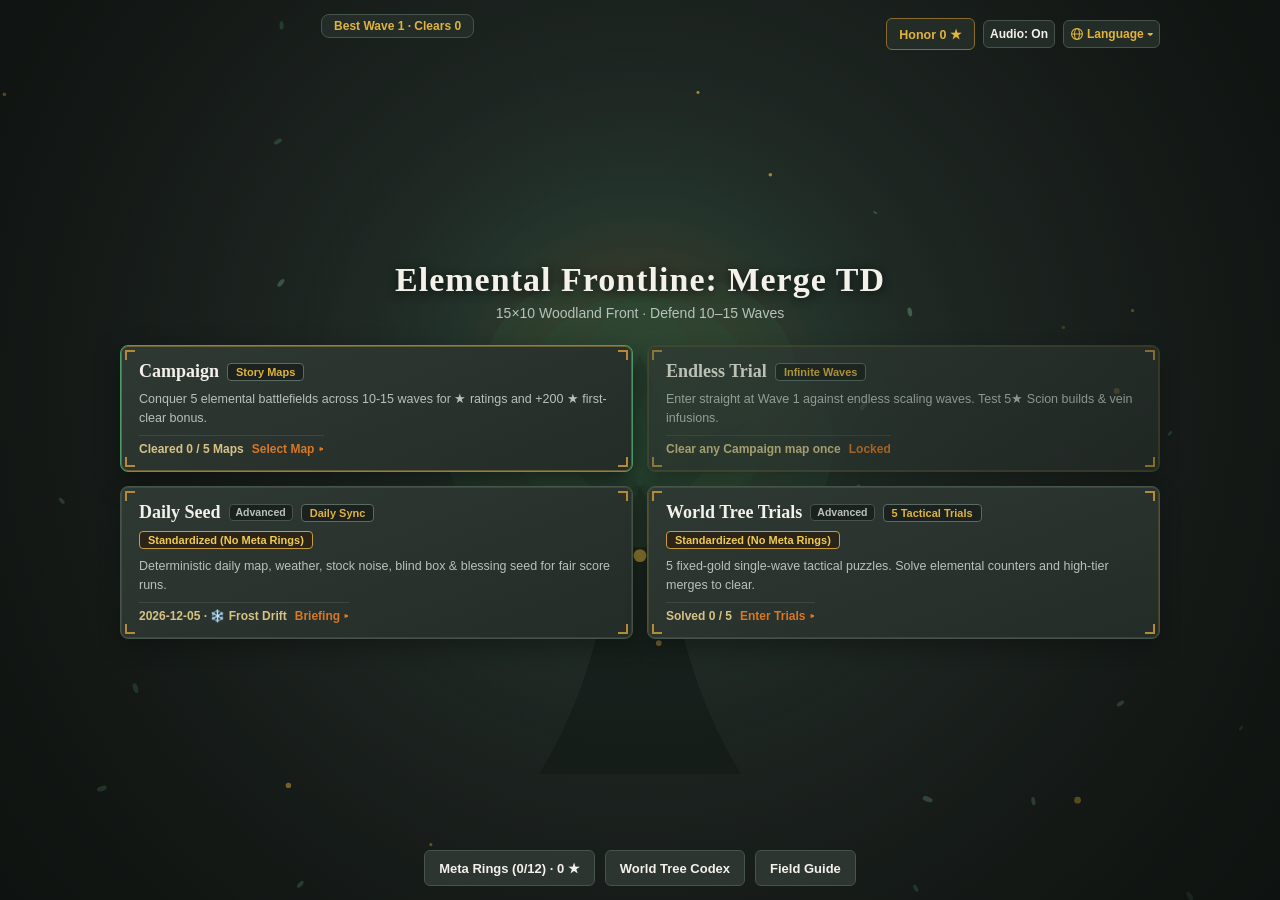
<file: index.html>
<!DOCTYPE html>
<html lang="zh-TW">

<head>
    <meta charset="UTF-8">
    <meta name="viewport" content="width=device-width, initial-scale=1.0, viewport-fit=cover">
    <title>元素陣線：合成塔防</title>
    <link rel="icon" href="data:,">
    <link rel="stylesheet" href="style.css">
</head>

<body>
    <main class="center-arena">
        <!-- 單排不折行頂部 HUD：整合生命、金幣、靈露、波數與倍速/暫停/音效/？說明鈕 -->
        <div id="hud-container">
            <div class="hud-stats">
                <div class="hud-item hud-hp" title="世界樹生命"><svg class="ui-ico ui-ico-heart" viewBox="0 0 16 16"
                        aria-hidden="true">
                        <path
                            d="M8 13.7C8 13.7 2.2 10 2.2 5.7A3.2 3.2 0 0 1 8 3.8a3.2 3.2 0 0 1 5.8 1.9C13.8 10 8 13.7 8 13.7Z"
                            fill="currentColor" />
                    </svg><span id="base-hp-display" class="num">20/20</span></div>
                <div class="hud-item hud-gold" title="當前金幣"><span aria-hidden="true">💰</span><span id="gold-display"
                        class="num">40</span></div>
                <div class="hud-item hud-dew" title="擊殺敵人累積靈露，用於施放世界樹主動技能"><svg class="ui-ico ui-ico-dew"
                        viewBox="0 0 16 16" aria-hidden="true">
                        <path d="M8 2.2C8 2.2 3.8 7.1 3.8 10.1a4.2 4.2 0 0 0 8.4 0C12.2 7.1 8 2.2 8 2.2Z"
                            fill="#4A9EBF" />
                    </svg><span id="hud-dew-label">靈露</span> <span class="dew-bar-track"><span id="dew-bar-fill"
                            class="dew-bar-fill"></span></span><span id="dew-display" class="num">20/120</span>
                </div>
                <div class="hud-item hud-wave">
                    <span id="wave-display" class="num">第 1 / 10 波</span>
                    <span id="wave-phase-tag" class="wave-phase-tag num">等待開始</span>
                </div>
                <div class="hud-item hud-tower-cap" id="hud-tower-cap" title="場上精兵人口上限（最多擴充至 22 座）">
                    <span id="tower-cap-display" class="num">塔位 0/16</span>
                    <button id="expand-tower-cap-btn" class="hud-cap-expand-btn num" type="button"
                        title="擴充 +2 塔位槽位">+2槽 200💰</button>
                </div>
                <div class="hud-item hud-best" title="本圖最高紀錄"><span id="hud-best-label">最高</span> <span
                        id="best-wave-display" class="num">第 1 波</span>
                </div>
            </div>
            <div class="hud-actions">
                <button id="speed-btn" class="hud-ctrl-btn speed-btn num" type="button"
                    title="切換遊戲倍速 [Tab/S]">1x</button>
                <button id="pause-btn" class="hud-ctrl-btn hud-pause-btn" type="button" disabled
                    title="戰術暫停 / 恢復 [Space]">⏸ 暫停</button>
                <button id="system-menu-btn" class="hud-ctrl-btn hud-menu-btn" type="button" disabled
                    title="開啟系統選單 [Esc]">☰ 選單</button>
                <button id="sound-btn" class="hud-ctrl-btn hud-sound-btn" type="button" title="切換音效">音效</button>
                <button id="quick-ref-btn" class="hud-ctrl-btn hud-ref-btn" type="button" aria-expanded="false"
                    aria-controls="quick-ref-popover" title="元素相剋、地形加成與三元素配方速查">速查</button>
                <button id="help-btn" class="hud-ctrl-btn hud-help-btn" type="button" aria-expanded="false"
                    aria-label="開啟戰術手冊" title="開啟戰術手冊與屬性地形速查"><svg class="ui-ico ui-ico-help" viewBox="0 0 16 16"
                        aria-hidden="true">
                        <circle cx="8" cy="8" r="6" fill="none" stroke="currentColor" stroke-width="1.5" />
                        <path d="M6.3 6.2a1.8 1.8 0 1 1 2.5 1.7c-.6.3-.8.7-.8 1.3v.3M8 11.8v.2" fill="none"
                            stroke="currentColor" stroke-width="1.6" stroke-linecap="round" />
                    </svg><span id="help-btn-label">戰術手冊</span></button>
                <div class="lang-dropdown" id="lang-dropdown">
                    <button id="lang-btn" class="hud-ctrl-btn hud-lang-btn" type="button" aria-haspopup="true"
                        aria-expanded="false" aria-label="切換語言" title="切換語言 / Switch Language">
                        <svg class="lang-globe-icon" viewBox="0 0 16 16" aria-hidden="true">
                            <circle cx="8" cy="8" r="6.2" fill="none" stroke="currentColor" stroke-width="1.3" />
                            <ellipse cx="8" cy="8" rx="2.8" ry="6.2" fill="none" stroke="currentColor"
                                stroke-width="1.2" />
                            <line x1="2.2" y1="8" x2="13.8" y2="8" stroke="currentColor" stroke-width="1.2" />
                        </svg>
                        <span id="lang-btn-label">語言 ▾</span>
                    </button>
                    <div id="lang-menu" class="lang-menu hidden" role="menu" aria-labelledby="lang-btn">
                        <button type="button" class="lang-option is-active" data-lang="zh-TW" role="menuitemradio"
                            aria-checked="true">
                            <span>繁體中文</span>
                            <span class="lang-check" aria-hidden="true">✓</span>
                        </button>
                        <button type="button" class="lang-option" data-lang="en" role="menuitemradio"
                            aria-checked="false">
                            <span>English</span>
                            <span class="lang-check" aria-hidden="true">✓</span>
                        </button>
                    </div>
                </div>
            </div>
            <div id="quick-ref-popover" class="quick-ref-popover hidden" role="dialog" aria-label="速查面板">
                <div class="qref-section">
                    <h3 id="qref-counters-title" class="qref-title">元素相剋速查</h3>
                    <ul id="qref-counters-list" class="qref-list">
                        <li class="qref-row"><span>🔥 火 ▸ 蔓藤 / 史萊姆</span><span class="qref-val num">175%</span></li>
                        <li class="qref-row"><span>❄️ 冰 ▸ 熔岩 / 獵犬</span><span class="qref-val num">175%</span></li>
                        <li class="qref-row"><span>⚡ 雷 ▸ 飛艇 / 魔像</span><span class="qref-val num">175%</span></li>
                        <li class="qref-row"><span>轉職 ▸ 親和 / 三元全親和</span><span class="qref-val num">135% / 126%</span></li>
                    </ul>
                </div>
                <div class="qref-section">
                    <h3 id="qref-terrain-title" class="qref-title">戰術地形加成</h3>
                    <ul id="qref-terrain-list" class="qref-list">
                        <li class="qref-row"><span class="qref-terrain-key"><span class="terrain-swatch swatch-highground" aria-hidden="true"></span><span>制高點</span></span><span class="qref-val num">射程 +30%</span></li>
                        <li class="qref-row"><span class="qref-terrain-key"><span class="terrain-swatch swatch-mana" aria-hidden="true"></span><span>元素靈脈</span></span><span class="qref-val num">攻速 +25%</span></li>
                        <li class="qref-row"><span class="qref-terrain-key"><span class="terrain-swatch swatch-tree" aria-hidden="true"></span><span>世界樹庇護</span></span><span class="qref-val num">傷 +20%</span></li>
                    </ul>
                </div>
                <div class="qref-section">
                    <h3 id="qref-tri-title" class="qref-title">三元 3★ 創世融合</h3>
                    <ul id="qref-tri-list" class="qref-list">
                        <li class="qref-row"><span>蒸氣 2★ + ⚡雷 2★</span><span class="qref-val num">天災風暴 3★</span></li>
                        <li class="qref-row"><span>🔥火 2★ + 磁環 2★</span><span class="qref-val num">星界熔爐 3★</span></li>
                        <li class="qref-row"><span>❄️冰 2★ + 電漿 2★</span><span class="qref-val num">零度稜鏡 3★</span></li>
                    </ul>
                </div>
            </div>
        </div>

        <!-- 頂部 HUD 下方收折標籤列（預設收合僅顯示下波弱點占比與總數，點擊才展開詳細清單） -->
        <div id="hud-sub-slot" class="hud-sub-slot">
            <div id="wave-forecast-bar" class="wave-forecast-bar">
                <div class="forecast-bar-main">
                    <button id="forecast-toggle-btn" class="forecast-toggle-btn" type="button" aria-expanded="false">
                        <span id="forecast-bar-title" class="num">下波預告 · 第 1 波</span>
                        <span id="forecast-weak-chips" class="forecast-weak-chips num"></span>
                        <span id="forecast-toggle-indicator" class="forecast-chevron">▾</span>
                    </button>
                    <span id="weather-status-pill" class="weather-status-pill num">☀️ 熾陽季</span>
                    <span id="std-mode-pill" class="std-mode-pill hidden">標準環境（無年輪）</span>
                    <div id="forecast-inline-summary" class="forecast-inline-summary"></div>
                    <div id="recipe-tracker-pill" class="recipe-tracker-pill hidden" role="status" aria-live="polite">
                        <button id="recipe-tracker-pill-open" class="recipe-tracker-pill-open num" type="button"></button>
                        <button id="recipe-tracker-pill-clear" class="recipe-tracker-pill-clear" type="button" aria-label="取消配方追蹤" title="取消配方追蹤">×</button>
                    </div>
                    <div id="info-legend" class="info-legend-inline hidden">
                        <span><svg class="ui-ico ui-ico-fire" viewBox="0 0 16 16" aria-hidden="true">
                                <path
                                    d="M8.4 1.8c.4 2.4 3.4 4.1 3.4 7.4a3.8 3.8 0 0 1-7.6 0c0-1.9 1-3.3 2.1-4.3.2 1.2 1 1.8 1.6 2-.3-1.8.1-3.5.5-5.1Z"
                                    fill="#C94A38" />
                            </svg><span class="legend-text">火 ▸ 蔓藤</span></span>
                        <span><svg class="ui-ico ui-ico-ice" viewBox="0 0 16 16" aria-hidden="true">
                                <path d="M8 1.8v12.4M2.6 4.9l10.8 6.2M13.4 4.9L2.6 11.1" stroke="#4A9EBF"
                                    stroke-width="1.6" stroke-linecap="round" />
                            </svg><span class="legend-text">冰 ▸ 熔岩</span></span>
                        <span><svg class="ui-ico ui-ico-thunder" viewBox="0 0 16 16" aria-hidden="true">
                                <path d="M9.4 1.8L3.8 9h4l-1.2 5.2L12.2 7H8.2l1.2-5.2Z" fill="#E0B43C" />
                            </svg><span class="legend-text">雷 ▸ 機械</span></span>
                    </div>
                </div>
                <div id="forecast-detail-drawer" class="forecast-detail-drawer">
                    <div class="forecast-detail-col">
                        <span id="forecast-current-header" class="forecast-col-title num">本波情報 · 第 1 波</span>
                        <ul id="forecast-current-list" class="forecast-list"></ul>
                    </div>
                    <div class="forecast-detail-col">
                        <span id="forecast-next-header" class="forecast-col-title num">下波預告 · 第 2 波</span>
                        <ul id="forecast-next-list" class="forecast-list"></ul>
                    </div>
                </div>
            </div>

            <div id="pause-banner" class="pause-banner hidden" role="status" aria-live="polite">
                <button id="pause-resume-btn" class="tactical-pause-pill" type="button"
                    title="點擊恢復戰鬥 [Space]">⏸ 戰術部署中 · 點擊恢復 [Space]</button>
            </div>
        </div>

        <!-- 桌面寬螢幕兩側石板資訊欄 + 中央 15x10 戰場舞台 -->
        <div class="battlefield-row">
            <aside id="side-panel-left" class="side-panel side-panel-left" aria-label="元素相剋與地形加成速查">
                <div id="side-recipe-tracker" class="side-panel-section side-recipe-tracker hidden" aria-live="polite">
                    <div class="side-tracker-head">
                        <span id="side-tracker-title" class="side-tracker-title">📌 配方追蹤</span>
                        <div class="side-tracker-actions">
                            <button id="side-tracker-open-btn" class="side-tracker-btn" type="button">圖譜</button>
                            <button id="side-tracker-clear-btn" class="side-tracker-btn side-tracker-clear" type="button" aria-label="取消配方追蹤" title="取消配方追蹤">×</button>
                        </div>
                    </div>
                    <div id="side-tracker-target" class="side-tracker-target num"></div>
                    <div id="side-tracker-missing" class="side-tracker-body num"></div>
                </div>
                <div class="side-panel-section">
                    <h2 class="side-panel-title">元素相剋速查</h2>
                    <ul class="side-panel-list">
                        <li class="side-panel-row"><span><svg class="ui-ico ui-ico-fire" viewBox="0 0 16 16"
                                    aria-hidden="true">
                                    <path
                                        d="M8.4 1.8c.4 2.4 3.4 4.1 3.4 7.4a3.8 3.8 0 0 1-7.6 0c0-1.9 1-3.3 2.1-4.3.2 1.2 1 1.8 1.6 2-.3-1.8.1-3.5.5-5.1Z"
                                        fill="#C94A38" />
                                </svg><span class="el-counter-text">火 ▸ 蔓藤 / 史萊姆</span></span><span
                                class="side-val num">175%</span></li>
                        <li class="side-panel-row"><span><svg class="ui-ico ui-ico-ice" viewBox="0 0 16 16"
                                    aria-hidden="true">
                                    <path d="M8 1.8v12.4M2.6 4.9l10.8 6.2M13.4 4.9L2.6 11.1" stroke="#4A9EBF"
                                        stroke-width="1.6" stroke-linecap="round" />
                                </svg><span class="el-counter-text">冰 ▸ 熔岩 / 獵犬</span></span><span
                                class="side-val num">175%</span>
                        </li>
                        <li class="side-panel-row"><span><svg class="ui-ico ui-ico-thunder" viewBox="0 0 16 16"
                                    aria-hidden="true">
                                    <path d="M9.4 1.8L3.8 9h4l-1.2 5.2L12.2 7H8.2l1.2-5.2Z" fill="#E0B43C" />
                                </svg><span class="el-counter-text">雷 ▸ 飛艇 / 魔像</span></span><span
                                class="side-val num">175%</span>
                        </li>
                        <li class="side-panel-row"><span><span class="el-counter-text">✨ 轉職 ▸ 親和弱點</span></span><span class="side-val num">135%</span>
                        </li>
                    </ul>
                </div>
                <div class="side-panel-section">
                    <h2 class="side-panel-title">戰術地形加成</h2>
                    <ul class="side-panel-list">
                        <li class="side-panel-row side-terrain-row"><span class="terrain-swatch swatch-highground"
                                aria-hidden="true"></span><span>制高點</span><span class="side-val num">射程 +30%</span>
                        </li>
                        <li class="side-panel-row side-terrain-row"><span class="terrain-swatch swatch-mana"
                                aria-hidden="true"></span><span>元素靈脈</span><span class="side-val num">攻速 +25%</span>
                        </li>
                        <li class="side-panel-row side-terrain-row"><span class="terrain-swatch swatch-tree"
                                aria-hidden="true"></span><span>世界樹庇護</span><span class="side-val num">傷 +20%</span>
                        </li>
                    </ul>
                </div>
                <div class="side-panel-section">
                    <h2 class="side-panel-title">轉職與升星</h2>
                    <ul class="side-panel-list">
                        <li class="side-panel-row"><span>異系 1★ + 1★</span><span class="side-val num">轉職 1★</span>
                        </li>
                        <li class="side-panel-row"><span>同種 / 灌注 1★</span><span class="side-val num">升星 2★</span>
                        </li>
                        <li class="side-panel-row"><span>同種 2★ + 2★</span><span class="side-val num">冠枝 3★</span>
                        </li>
                        <li class="side-panel-row"><span>同脈 3★ / 餵養</span><span class="side-val num">古冠·雙生 4★</span>
                        </li>
                        <li class="side-panel-row"><span>同脈 4★ / 16U</span><span class="side-val num">神裔 5★</span>
                        </li>
                    </ul>
                </div>
                <div class="side-panel-section">
                    <h2 id="side-tri-title" class="side-panel-title">三元 3★ 創世融合</h2>
                    <ul id="side-tri-list" class="side-panel-list">
                        <li class="side-panel-row"><span>蒸氣 2★ + ⚡雷 2★</span><span class="side-val num">風暴 3★</span></li>
                        <li class="side-panel-row"><span>🔥火 2★ + 磁環 2★</span><span class="side-val num">熔爐 3★</span></li>
                        <li class="side-panel-row"><span>❄️冰 2★ + 電漿 2★</span><span class="side-val num">稜鏡 3★</span></li>
                    </ul>
                </div>
            </aside>

            <!-- 15x10 戰場舞台容器（80% 視覺重心） -->
            <div id="board-stage">
                <div id="grid-board"></div>
                <div id="range-layer" aria-hidden="true">
                    <div id="range-circle"></div>
                </div>
                <canvas id="fx-canvas" aria-hidden="true"></canvas>
                <div id="monster-layer" aria-hidden="true"></div>
                <div id="floating-layer" aria-hidden="true"></div>
                <!-- 特殊地形與防禦塔原位輕量浮動名牌 -->
                <div id="terrain-tooltip" class="terrain-tooltip hidden" role="status" aria-live="polite"></div>
                <div id="tower-tooltip" class="tower-tooltip hidden" role="status" aria-live="polite"></div>
                <!-- 新手首局不擋路輕量情境提示（pointer-events 穿透棋盤，僅關閉按鈕可點） -->
                <aside id="onboarding-toast" class="onboarding-toast hidden" role="status" aria-live="polite" aria-label="新手情境提示">
                    <div class="onboarding-toast-body">
                        <div class="onboarding-toast-head">
                            <span id="onboarding-step-tag" class="onboarding-step-tag num">提示 1/3</span>
                            <span id="onboarding-title" class="onboarding-title"></span>
                        </div>
                        <p id="onboarding-desc" class="onboarding-desc"></p>
                    </div>
                    <button id="onboarding-close-btn" class="onboarding-close-btn" type="button" aria-label="關閉並略過引導">略過 ×</button>
                </aside>
                <!-- 懸停或點選場上怪物時浮現之目標怪物情報卡 -->
                <div id="side-monster-card" class="side-panel-section side-monster-card floating-monster-card hidden" aria-live="polite">
                    <div class="smc-title-bar">
                        <h2 class="side-panel-title">目標敵軍情報</h2>
                        <span id="side-monster-lock-tag" class="smc-lock-tag num hidden">鎖定檢視</span>
                    </div>
                    <div id="side-monster-lock-track" class="smc-lock-track hidden" aria-hidden="true">
                        <div id="side-monster-lock-fill" class="smc-lock-fill"></div>
                    </div>
                    <div class="smc-header">
                        <canvas id="side-monster-portrait" class="smc-portrait" width="44" height="44" data-size="44"
                            aria-hidden="true"></canvas>
                        <div class="smc-title-wrap">
                            <div id="side-monster-name" class="smc-name"></div>
                            <div id="side-monster-hp" class="smc-hp num"></div>
                        </div>
                    </div>
                    <div id="side-monster-shield" class="smc-shield num hidden"></div>
                    <div id="side-monster-stats" class="smc-stats num"></div>
                    <div id="side-monster-debuffs" class="smc-debuffs num hidden"></div>
                    <div id="side-monster-trait" class="smc-trait"></div>
                </div>
                <div id="mobile-monster-card" class="mobile-monster-card hidden" role="status" aria-live="polite">
                </div>
                <div id="boss-status-bar" class="boss-status-bar hidden" aria-live="polite">
                    <div class="boss-banner-top">
                        <span id="boss-banner-title">終極魔王</span>
                        <span id="boss-banner-hp-text" class="num">0 / 0</span>
                    </div>
                    <div class="boss-banner-hp-track">
                        <div id="boss-banner-hp-fill" class="boss-banner-hp-fill"></div>
                    </div>
                </div>
                <!-- Boss 降臨高情緒橫幅（W5 / W10 / W15 / W20 約 0.8s 劃過，不阻斷操作） -->
                <div id="boss-entrance-banner" class="boss-entrance-banner hidden" aria-hidden="true">
                    <div class="boss-entrance-crest" aria-hidden="true"></div>
                    <div class="boss-entrance-text-wrap">
                        <span id="boss-entrance-kicker" class="boss-entrance-kicker">領主警示</span>
                        <strong id="boss-entrance-title" class="boss-entrance-title">魔王降臨</strong>
                        <span id="boss-entrance-sub" class="boss-entrance-sub num">弱點 · 護甲</span>
                    </div>
                </div>
                <!-- 0.15x 子彈時間 T2 -> T3 進化分岔選擇與確認輪盤 -->
                <div id="evo-confirm-overlay" class="evo-confirm-overlay hidden" role="dialog" aria-modal="true"
                    aria-labelledby="evo-confirm-title">
                    <div class="evo-confirm-panel">
                        <div class="evo-confirm-header">
                            <span id="evo-confirm-title" class="evo-confirm-title">世界樹冠枝開花選擇</span>
                            <span id="evo-bullet-tag" class="evo-bullet-tag num">0.15x 子彈時間</span>
                        </div>
                        <div id="evo-confirm-options" class="evo-confirm-options"></div>
                        <div class="evo-confirm-footer">
                            <button id="evo-cancel-btn" class="evo-cancel-btn" type="button">取消退回原位 [Esc]</button>
                        </div>
                    </div>
                </div>
            </div>

            <aside id="side-panel-right" class="side-panel side-panel-right" aria-label="本波與下波出怪詳情">
                <div id="side-wave-current-section" class="side-panel-section">
                    <h2 id="side-current-header" class="side-panel-title num">本波情報 · 第 1 波</h2>
                    <ul id="side-current-list" class="forecast-list"></ul>
                </div>
                <div class="side-panel-section">
                    <h2 id="side-next-header" class="side-panel-title num">下波預告 · 第 2 波</h2>
                    <ul id="side-next-list" class="forecast-list"></ul>
                </div>
            </aside>
        </div>

        <!-- 固定式防禦塔檢查列（上排：名稱＋血脈成長路徑；下排：單體/群傷DPS、累計傷害、索敵模式、出售） -->
        <div id="tower-inspector" aria-live="polite">
            <div id="inspector-empty" class="inspector-empty">
                點選場上防禦塔或敵軍以檢視屬性與切換索敵
            </div>
            <div id="inspector-active" class="inspector-active hidden">
                <div class="inspector-top-row">
                    <span id="inspector-name" class="inspector-badge">🔥 火芽 ★</span>
                    <span id="inspector-lineage" class="inspector-lineage">🔥 火芽</span>
                    <span id="inspector-terrain" class="inspector-terrain hidden"></span>
                    <span id="inspector-growth-badge" class="inspector-growth-badge num hidden">充能 4 / 8 U</span>
                </div>
                <div class="inspector-bottom-row">
                    <div class="inspector-metrics">
                        <span id="inspector-dps" class="inspector-stat num">單體 DPS 21</span>
                        <span id="inspector-aoe-dps" class="inspector-stat inspector-aoe num hidden">預估群傷 DPS
                            0</span>
                        <span id="inspector-total-dmg" class="inspector-stat num">累計傷害 0</span>
                        <span id="inspector-range" class="inspector-stat num">射程 2.3</span>
                    </div>
                    <div class="inspector-actions">
                        <button id="inspector-refine-btn" class="inspector-btn refine-btn num hidden" type="button"><span id="inspector-refine-text">精煉 ◆1 (250💰)</span></button>
                        <button id="inspector-infuse-btn" class="inspector-btn infuse-btn num hidden" type="button"><span id="inspector-infuse-text">靈脈灌注 (225 💰)</span></button>
                        <button id="inspector-target-btn" class="inspector-btn target-btn" type="button">索敵：最前</button>
                        <button id="inspector-sell-btn" class="inspector-btn sell-btn num" type="button">出售 (+7
                            💰)</button>
                    </div>
                </div>
            </div>
            <div id="inspector-obstacle" class="inspector-obstacle hidden">
                <div class="inspector-obstacle-info">
                    <span id="inspector-obstacle-name" class="inspector-badge">古代巨岩</span>
                    <span id="inspector-obstacle-desc" class="inspector-obstacle-desc"></span>
                </div>
                <div class="inspector-actions">
                    <button id="inspector-obstacle-clear-btn" class="inspector-btn obstacle-clear-btn num"
                        type="button">開採岩石 (-45 💰)</button>
                </div>
            </div>
        </div>

        <!-- 世界樹商會 · 波間抽屜（0 元環時收斂隱藏；解鎖對應元環節點後顯示） -->
        <section id="world-tree-guild-panel" class="guild-drawer-panel hidden" aria-label="世界樹商會波間抽屜">
            <div class="guild-drawer-header">
                <div class="guild-header-left">
                    <button id="guild-drawer-toggle-btn" class="guild-toggle-btn" type="button" aria-expanded="false">
                        <span id="guild-drawer-title">世界樹商會 [B]</span>
                        <span id="guild-drawer-chevron" class="guild-chevron">▴</span>
                    </button>
                    <span id="guild-root-summary-badge" class="guild-meta-tag num">根鬚 Lv.0</span>
                    <span id="guild-tree-boost-badge" class="guild-meta-tag num hidden">靈脈 +0%</span>
                    <span id="guild-noncombat-cap-badge" class="guild-meta-tag num">淨利 0/30</span>
                    <span id="guild-crit-bonus-badge" class="guild-meta-tag num">暴擊 +0.0%</span>
                </div>
                <div class="guild-header-right">
                    <button id="guild-harvest-btn" class="guild-hold-timer-btn guild-harvest-shortcut num" type="button"
                        title="消耗 50 靈露：立即收穫黃金並刷新全場攻擊冷卻（快捷鍵 [E]）">
                        豐收 50💧 [E]
                    </button>
                </div>
            </div>

            <div id="guild-drawer-body" class="guild-drawer-body hidden">
                <div class="guild-tabs-bar" role="tablist" aria-label="世界樹商會分頁">
                    <button type="button" id="guild-tab-btn-roots" class="guild-tab-btn is-active" data-guild-tab="roots" role="tab" aria-selected="true">聚寶根鬚</button>
                    <button type="button" id="guild-tab-btn-stocks" class="guild-tab-btn" data-guild-tab="stocks" role="tab" aria-selected="false">元素股市</button>
                    <button type="button" id="guild-tab-btn-fate" class="guild-tab-btn" data-guild-tab="fate" role="tab" aria-selected="false">盲盒與對賭</button>
                    <button type="button" id="guild-drawer-close-btn" class="guild-drawer-close-btn" title="收合商會抽屜 [B / Esc]">收合 ×</button>
                </div>

                <!-- Tab 1：聚寶根鬚（Lv.0 → Lv.3） -->
                <div id="guild-tab-roots" class="guild-tab-pane" data-guild-pane="roots" role="tabpanel">
                    <div id="world-tree-root-panel" class="tree-root-panel guild-root-integrated" aria-label="世界樹聚寶根鬚經營系統">
                        <div class="tree-root-header">
                            <div class="tree-root-title-wrap">
                                <span id="tree-root-title" class="tree-root-title">世界樹 · 聚寶根鬚</span>
                                <span id="tree-root-lv-badge" class="tree-root-lv-badge num">Lv.0 / Lv.3</span>
                                <span id="tree-root-refund-badge" class="tree-root-meta-tag num">出售退費 70%</span>
                                <span id="tree-root-yield-badge" class="tree-root-meta-tag tree-root-yield num">本波預估 +0 💰（獨立結算）</span>
                            </div>
                            <button id="tree-root-upgrade-btn" class="tree-root-upgrade-btn num" type="button">
                                升級 Lv.1 汲取根鬚 (55 💰)
                            </button>
                        </div>
                        <div id="tree-root-tiers" class="tree-root-tiers">
                            <button type="button" class="tree-root-tier-card is-next" data-root-tier="1">
                                <div class="root-tier-head">
                                    <span class="root-tier-name">Lv.1 汲取根鬚</span>
                                    <span class="root-tier-cost num">55 💰</span>
                                </div>
                                <div class="root-tier-desc num">每清完 1 波固定額外獲得 +15 💰（獨立結算）</div>
                            </button>
                            <button type="button" class="tree-root-tier-card is-locked" data-root-tier="2">
                                <div class="root-tier-head">
                                    <span class="root-tier-name">Lv.2 黃金根脈</span>
                                    <span class="root-tier-cost num">90 💰</span>
                                </div>
                                <div class="root-tier-desc num">每波 +32 💰（獨立結算）· 出售退費率 70% → 80%</div>
                            </button>
                            <button type="button" class="tree-root-tier-card is-locked" data-root-tier="3">
                                <div class="root-tier-head">
                                    <span class="root-tier-name">Lv.3 複利樹心</span>
                                    <span class="root-tier-cost num">125 💰</span>
                                </div>
                                <div class="root-tier-desc num">每波 +42 💰 ＋ 現金 8% 利息（上限 +35 💰，獨立結算）</div>
                            </button>
                        </div>
                    </div>
                    <div id="world-tree-endless-boost-card" class="endless-boost-panel hidden" aria-label="無盡世界樹全局靈脈強化">
                        <div class="tree-root-header">
                            <div class="tree-root-title-wrap">
                                <span id="endless-boost-title" class="tree-root-title">無盡 · 世界樹全局靈脈強化</span>
                                <span id="endless-boost-lv-badge" class="tree-root-lv-badge num">Lv.0</span>
                                <span id="endless-boost-bonus-badge" class="tree-root-meta-tag num">全場基礎增傷 +0%</span>
                            </div>
                            <button id="tree-endless-boost-btn" class="tree-root-upgrade-btn num" type="button">
                                強化全局靈脈 Lv.1 (300 💰)
                            </button>
                        </div>
                        <div id="endless-boost-desc" class="endless-boost-desc num">
                            無盡 W11+ 開放（免年輪）· Lv.1～5 每級全場 +8%，Lv.6 起每級 +5%（併入基礎增傷區）
                        </div>
                    </div>
                </div>

                <!-- Tab 2：元素股市（🔥火股、❄️冰股、⚡雷股） -->
                <div id="guild-tab-stocks" class="guild-tab-pane hidden" data-guild-pane="stocks" role="tabpanel">
                    <div class="guild-module-card guild-stock-card">
                        <div class="guild-module-head">
                            <span id="guild-stock-title" class="guild-module-title">元素股市</span>
                            <span id="guild-stock-sub" class="guild-module-sub num">上限 10 股 · 單股傷 +2.4% · 賣出 5% 費</span>
                        </div>
                        <div id="guild-stock-weather-note" class="guild-weather-note num"></div>
                        <div id="guild-stock-list" class="guild-stock-list">
                            <div class="stock-row" data-stock-element="fire">
                                <div class="stock-info">
                                    <span class="stock-name">🔥 火股</span>
                                    <span id="stock-price-fire" class="stock-price num">20 💰</span>
                                    <span id="stock-trend-fire" class="stock-trend num">持平 33%</span>
                                </div>
                                <div class="stock-actions">
                                    <span id="stock-hold-fire" class="stock-hold num">0/10 (+0%)</span>
                                    <button type="button" class="stock-btn stock-buy-btn" data-stock-action="buy" data-stock-el="fire">買入</button>
                                    <button type="button" class="stock-btn stock-sell-btn" data-stock-action="sell" data-stock-el="fire" disabled>賣出</button>
                                </div>
                            </div>
                            <div class="stock-row" data-stock-element="ice">
                                <div class="stock-info">
                                    <span class="stock-name">❄️ 冰股</span>
                                    <span id="stock-price-ice" class="stock-price num">20 💰</span>
                                    <span id="stock-trend-ice" class="stock-trend num">持平 33%</span>
                                </div>
                                <div class="stock-actions">
                                    <span id="stock-hold-ice" class="stock-hold num">0/10 (+0%)</span>
                                    <button type="button" class="stock-btn stock-buy-btn" data-stock-action="buy" data-stock-el="ice">買入</button>
                                    <button type="button" class="stock-btn stock-sell-btn" data-stock-action="sell" data-stock-el="ice" disabled>賣出</button>
                                </div>
                            </div>
                            <div class="stock-row" data-stock-element="thunder">
                                <div class="stock-info">
                                    <span class="stock-name">⚡ 雷股</span>
                                    <span id="stock-price-thunder" class="stock-price num">20 💰</span>
                                    <span id="stock-trend-thunder" class="stock-trend num">持平 33%</span>
                                </div>
                                <div class="stock-actions">
                                    <span id="stock-hold-thunder" class="stock-hold num">0/10 (+0%)</span>
                                    <button type="button" class="stock-btn stock-buy-btn" data-stock-action="buy" data-stock-el="thunder">買入</button>
                                    <button type="button" class="stock-btn stock-sell-btn" data-stock-action="sell" data-stock-el="thunder" disabled>賣出</button>
                                </div>
                            </div>
                        </div>
                    </div>
                </div>

                <!-- Tab 3：盲盒與對賭（命運種子盲盒 + 波次對賭懸賞） -->
                <div id="guild-tab-fate" class="guild-tab-pane hidden" data-guild-pane="fate" role="tabpanel">
                    <div class="guild-fate-grid">
                        <div class="guild-module-card guild-blindbox-card">
                            <div class="guild-module-head">
                                <span id="guild-box-title" class="guild-module-title">命運種子盲盒</span>
                                <span id="guild-box-pity" class="guild-module-sub num">1★ 保底進度 0 / 3（第 4 抽必出 2★+）</span>
                            </div>
                            <div id="guild-box-desc" class="guild-box-desc">
                                1★ 48% · 2★ 32% · 萬能果實 12% · 3★ 8%（未出 2★+ 全隊暴擊 +1.5%，盲盒塔退費依實付價計）
                            </div>
                            <div class="guild-box-actions">
                                <button id="blind-box-buy-btn" class="guild-cta-btn num" type="button">
                                    開啟命運盲盒 (35 💰)
                                </button>
                                <button id="fusion-fruit-slot-btn" class="fusion-fruit-btn num" type="button" disabled>
                                    萬能融合果實 (0/3) · 暫無果實
                                </button>
                            </div>
                        </div>

                        <div class="guild-module-card guild-wager-card">
                            <div class="guild-module-head">
                                <span id="guild-wager-title" class="guild-module-title">波次對賭懸賞</span>
                                <span id="guild-wager-sub" class="guild-module-sub num">開戰前二選一 · 不選則正常開波</span>
                            </div>
                            <div class="guild-wager-options">
                                <button id="wager-zero-leak-btn" class="wager-option-btn" type="button" data-wager-type="zero_leak">
                                    <div class="wager-opt-head">
                                        <span id="wager-zero-title" class="wager-opt-name">零封懸賞</span>
                                        <span id="wager-zero-cost" class="wager-opt-badge num">押注 40 💰</span>
                                    </div>
                                    <div id="wager-zero-desc" class="wager-opt-desc num">
                                        本波 0 掉血返還 70 💰（淨賺 +30 💰）；漏怪沒收押金並補償 +15 💧
                                    </div>
                                </button>
                                <button id="wager-surge-btn" class="wager-option-btn" type="button" data-wager-type="monster_surge">
                                    <div class="wager-opt-head">
                                        <span id="wager-surge-title" class="wager-opt-name">魔潮加碼</span>
                                        <span id="wager-surge-limit" class="wager-opt-badge num">免押金 · 剩 2/2 次</span>
                                    </div>
                                    <div id="wager-surge-desc" class="wager-opt-desc num">
                                        怪血量 +25% · 移速 +10%；守住後擊殺賞金 ×1.45 ＋ 1 顆萬能果實
                                    </div>
                                </button>
                            </div>
                        </div>
                    </div>
                </div>
            </div>
        </section>

        <!-- 精簡底部操作區：左側元素召喚卡 ＋ 右側世界樹主動技能與快捷功能列 -->
        <div class="bottom-action-deck">
            <!-- 屬性等寬拖拉式指定召喚控制區（由 Object.keys 動態掃描生成） -->
            <div id="element-spawner-container"></div>

            <!-- 主動技能、圖鑑與開波等寬工具列 -->
            <div class="action-controls">
                <button id="skill-entangle-btn" class="skill-btn skill-entangle" type="button"
                    title="消耗 40 靈露：全場敵人定身 2.5 秒且易傷 +20%（冷卻 8 秒）">
                    <span class="skill-cd-mask"></span>
                    <span class="skill-dew-bar"></span>
                    <span class="skill-label">纏繞 <span class="num">40💧 [Q]</span></span>
                    <span class="skill-sub num">差 20 💧</span>
                </button>
                <button id="skill-frenzy-btn" class="skill-btn skill-frenzy" type="button"
                    title="消耗 60 靈露：全場防禦塔攻速 +35% 持續 5 秒（冷卻 12 秒）">
                    <span class="skill-cd-mask"></span>
                    <span class="skill-dew-bar"></span>
                    <span class="skill-label">狂熱 <span class="num">60💧 [W]</span></span>
                    <span class="skill-sub num">差 40 💧</span>
                </button>
                <button id="skill-harvest-btn" class="skill-btn skill-harvest" type="button"
                    title="消耗 50 靈露：依波次收穫金幣（受軟上限約束）並立即重置全場塔攻擊冷卻（冷卻 14 秒）">
                    <span class="skill-cd-mask"></span>
                    <span class="skill-dew-bar"></span>
                    <span class="skill-label">豐收 <span class="num">50💧 [E]</span></span>
                    <span class="skill-sub num">差 30 💧</span>
                </button>
                <button id="codex-btn" class="codex-btn" type="button">世界樹圖譜</button>
                <div class="wave-control-pair">
                    <button id="guild-hold-timer-btn" class="hold-timer-btn num" type="button">暫停倒數</button>
                    <button id="next-wave-btn" class="wave-btn" type="button" disabled><span
                            id="next-wave-label">立即開波</span><span id="next-wave-bonus"
                            class="wave-btn-bonus num hidden"></span></button>
                </div>
                <button id="add-gold-btn" class="debug-btn debug-only" type="button">+500 💰</button>
                <button id="clear-gold-btn" class="debug-btn-danger debug-only" type="button">清空金幣</button>
            </div>
        </div>

        <p id="msg-text">點擊「開始防守」開啟戰局，準備第 1 波防線佈置。</p>
    </main>

    <!-- 右上角「？」按需開啟之戰術手冊抽屜彈窗（整合原左側元素相剋、戰術地形、轉職升星速查） -->
    <div id="guide-overlay" class="modal-overlay hidden" role="dialog" aria-modal="true" aria-labelledby="guide-title">
        <div class="modal-card guide-card">
            <div class="guide-header-bar">
                <h1 id="guide-title" class="codex-title">戰術指南</h1>
                <button id="guide-x-btn" class="modal-x-btn" type="button" aria-label="關閉戰術指南">×</button>
            </div>
            <p id="guide-subtitle" class="modal-subtitle">掌握元素相剋、合成階梯與商會機制，穩固世界樹防線。</p>

            <div class="guide-tabs" role="tablist" aria-label="戰術指南頁籤">
                <button id="guide-tab-btn-elements" class="guide-tab-btn is-active" type="button" role="tab" aria-selected="true" data-guide-tab="elements">元素相剋與地形</button>
                <button id="guide-tab-btn-merge" class="guide-tab-btn" type="button" role="tab" aria-selected="false" data-guide-tab="merge">合成階梯與操作</button>
                <button id="guide-tab-btn-endless" class="guide-tab-btn" type="button" role="tab" aria-selected="false" data-guide-tab="endless">靈露、商會與無盡</button>
            </div>

            <div class="guide-tab-body">
                <!-- 頁籤 1：元素相剋與地形 -->
                <div id="guide-tab-elements" class="guide-tab-panel" role="tabpanel" aria-labelledby="guide-tab-btn-elements">
                    <div class="guide-section">
                        <h2 id="guide-t1-elem-title" class="guide-section-title">元素相剋與暴擊倍率</h2>
                        <div class="guide-grid">
                            <div class="guide-mini-card">
                                <div id="guide-el-fire-k" class="guide-card-k">🔥 火系 ▸ 蔓藤巨魔 / 史萊姆 / 花妖</div>
                                <div id="guide-el-fire-v" class="guide-card-v num">1.75× 弱點 (暴擊 1.25×) · 破甲抑療</div>
                            </div>
                            <div class="guide-mini-card">
                                <div id="guide-el-ice-k" class="guide-card-k">❄️ 冰系 ▸ 熔岩傀儡 / 獵犬 / 影豹</div>
                                <div id="guide-el-ice-v" class="guide-card-v num">1.75× 弱點 (暴擊 1.25×) · 緩速冰封 (-25% 治療)</div>
                            </div>
                            <div class="guide-mini-card">
                                <div id="guide-el-thunder-k" class="guide-card-k">⚡ 雷系 ▸ 機械飛艇 / 魔像 / 聖盾</div>
                                <div id="guide-el-thunder-v" class="guide-card-v num">1.75× 弱點 (暴擊 1.25×) · 連鎖破盾</div>
                            </div>
                            <div class="guide-mini-card">
                                <div id="guide-el-multi-k" class="guide-card-k">✨ 雙元融合 / 🔺 三元與原初之核</div>
                                <div id="guide-el-multi-v" class="guide-card-v num">雙元 1.35× 親和 · 三元全親和 1.26×</div>
                            </div>
                        </div>
                    </div>

                    <div class="guide-section">
                        <h2 id="guide-t1-terrain-title" class="guide-section-title">戰術地形與岩石開採</h2>
                        <ul class="panel-list">
                            <li class="panel-row terrain-legend-row">
                                <span class="terrain-swatch swatch-highground" aria-hidden="true"></span>
                                <span id="guide-tr-hg-k" class="panel-key">⛰️ 制高點</span>
                                <span id="guide-tr-hg-v" class="panel-val num">射程 +30%</span>
                            </li>
                            <li class="panel-row terrain-legend-row">
                                <span class="terrain-swatch swatch-mana" aria-hidden="true"></span>
                                <span id="guide-tr-mana-k" class="panel-key">✨ 元素靈脈</span>
                                <span id="guide-tr-mana-v" class="panel-val num">攻速 +25%</span>
                            </li>
                            <li class="panel-row terrain-legend-row">
                                <span class="terrain-swatch swatch-tree" aria-hidden="true"></span>
                                <span id="guide-tr-tree-k" class="panel-key">🌿 世界樹庇護所</span>
                                <span id="guide-tr-tree-v" class="panel-val num">依世界樹血量最高 +20% 傷害</span>
                            </li>
                            <li class="panel-row">
                                <span id="guide-tr-stone-k" class="panel-key">⚡ 充能浮石 / 🪨 巨岩與藏寶石</span>
                                <span id="guide-tr-stone-v" class="panel-val num">輪充 +40% 傷 · 先選點開採 45 💰</span>
                            </li>
                        </ul>
                    </div>

                    <div class="guide-section">
                        <h2 id="guide-t1-weather-title" class="guide-section-title">四大動態天象（每 3 波輪替 / 每 5 波蝕月）</h2>
                        <div class="guide-grid">
                            <div class="guide-mini-card">
                                <div id="guide-wt-sun-k" class="guide-card-k">☀️ 熾陽天象</div>
                                <div id="guide-wt-sun-v" class="guide-card-v num">火射程 +0.4 / 灼燒 +25% · 🔥股看漲</div>
                            </div>
                            <div class="guide-mini-card">
                                <div id="guide-wt-snow-k" class="guide-card-k">❄️ 霜雪天象</div>
                                <div id="guide-wt-snow-v" class="guide-card-v num">敵速 -10% / 冰暴 +15% · ❄️股看漲</div>
                            </div>
                            <div class="guide-mini-card">
                                <div id="guide-wt-storm-k" class="guide-card-k">⛈️ 雷暴天象</div>
                                <div id="guide-wt-storm-v" class="guide-card-v num">每 6s 天雷劈最高血 · ⚡股高波動</div>
                            </div>
                            <div class="guide-mini-card">
                                <div id="guide-wt-eclipse-k" class="guide-card-k">🌑 蝕月黑潮</div>
                                <div id="guide-wt-eclipse-v" class="guide-card-v num">賞金與靈露 +30% · 盲盒 3★ 翻倍</div>
                            </div>
                        </div>
                    </div>
                </div>

                <!-- 頁籤 2：合成階梯與操作 -->
                <div id="guide-tab-merge" class="guide-tab-panel hidden" role="tabpanel" aria-labelledby="guide-tab-btn-merge">
                    <div class="guide-section">
                        <h2 id="guide-t2-ladder-title" class="guide-section-title">1★ → 5★ 合成階梯與創世配方</h2>
                        <div class="guide-grid">
                            <div class="guide-mini-card">
                                <div id="guide-mg-1to2-k" class="guide-card-k">1★ + 1★（同系升星 / 異色轉職）</div>
                                <div id="guide-mg-1to2-v" class="guide-card-v">同色進化 2★ 主幹；異色融合 1★ 雙元（後續 1★ 可直接灌注升 2★）。</div>
                            </div>
                            <div class="guide-mini-card">
                                <div id="guide-mg-2to4-k" class="guide-card-k">2★ + 2★（A/B 冠枝）與 3★/4★ 餵養</div>
                                <div id="guide-mg-2to4-v" class="guide-card-v">同種 2★ 合成可選 A/B 分支 3★；3★ 與 4★ 可直接吞噬低星充能累積星級單位。</div>
                            </div>
                            <div class="guide-mini-card">
                                <div id="guide-mg-tri-k" class="guide-card-k">3 組三元素 3★ 創世融合配方</div>
                                <div id="guide-mg-tri-v" class="guide-card-v num">💨蒸氣 2★ + ⚡雷 2★ ▸ ⛈️風暴<br>🔥火 2★ + 💠磁環 2★ ▸ 🌋熔爐<br>❄️冰 2★ + ☄️電漿 2★ ▸ ❄️稜鏡</div>
                            </div>
                            <div class="guide-mini-card">
                                <div id="guide-mg-5star-k" class="guide-card-k">5★ 神裔與全圖唯一「原初之核」</div>
                                <div id="guide-mg-5star-v" class="guide-card-v">三元 16U 升華為全圖限 1 座 5★ 原初之核；其餘 5★ 神裔全場上限 2 座（年輪可擴至 3 座）。</div>
                            </div>
                        </div>
                    </div>

                    <div class="guide-section">
                        <h2 id="guide-t2-ctrl-title" class="guide-section-title">戰術操作與防呆規則</h2>
                        <ul class="panel-list">
                            <li class="panel-row">
                                <span id="guide-ct-pause-k" class="panel-key">[Space] 戰術暫停 / [Esc] 選單</span>
                                <span id="guide-ct-pause-v" class="panel-val">暫停中可建塔、合成、換位與開商會</span>
                            </li>
                            <li class="panel-row">
                                <span id="guide-ct-swap-k" class="panel-key">非合成雙塔拖曳互換（Swap）</span>
                                <span id="guide-ct-swap-v" class="panel-val">同圖或跨圖直接對調座標，休整期免費</span>
                            </li>
                            <li class="panel-row">
                                <span id="guide-ct-sell-k" class="panel-key">3★ 以上兩段式賣塔防呆</span>
                                <span id="guide-ct-sell-v" class="panel-val">2.5 秒內雙擊出售確認；保留 70%/80% 退費</span>
                            </li>
                            <li class="panel-row">
                                <span id="guide-ct-keys-k" class="panel-key">快捷鍵：[1/2/3] 召喚 · [B] 商會 · [T] 圖譜 · [Tab/S] 倍速</span>
                                <span id="guide-ct-keys-v" class="panel-val">首波放下第 1 座塔前不倒數，亦可手動開波</span>
                            </li>
                        </ul>
                    </div>
                </div>

                <!-- 頁籤 3：靈露、商會與無盡 -->
                <div id="guide-tab-endless" class="guide-tab-panel hidden" role="tabpanel" aria-labelledby="guide-tab-btn-endless">
                    <div class="guide-section">
                        <h2 id="guide-t3-dew-title" class="guide-section-title">世界樹靈露技能與祝福</h2>
                        <ul class="panel-list">
                            <li class="panel-row">
                                <span id="guide-dw-q-k" class="panel-key">[Q] 根鬚纏繞（40 💧）</span>
                                <span id="guide-dw-q-v" class="panel-val">定身全場敵軍 2.5s ＋ 易傷 +20%</span>
                            </li>
                            <li class="panel-row">
                                <span id="guide-dw-w-k" class="panel-key">[W] 自然狂熱（60 💧）</span>
                                <span id="guide-dw-w-v" class="panel-val">全場防禦塔攻速 +35%（持續 5s）</span>
                            </li>
                            <li class="panel-row">
                                <span id="guide-dw-e-k" class="panel-key">[E] 黃金豐收（50 💧）</span>
                                <span id="guide-dw-e-v" class="panel-val">即時採收波次金幣並重置全塔冷卻</span>
                            </li>
                            <li class="panel-row">
                                <span id="guide-dw-b-k" class="panel-key">每 3 波世界樹枝枒祝福</span>
                                <span id="guide-dw-b-v" class="panel-val">每局不重複三選一；另有鄰格靈脈陣法（+18% 上限）</span>
                            </li>
                        </ul>
                    </div>

                    <div class="guide-section">
                        <h2 id="guide-t3-guild-title" class="guide-section-title">世界樹商會與精兵上限</h2>
                        <div class="guide-grid">
                            <div class="guide-mini-card">
                                <div id="guide-gd-roots-k" class="guide-card-k">🌱 聚寶根鬚（55 / 90 / 125 💰）</div>
                                <div id="guide-gd-roots-v" class="guide-card-v">波末獨立結算固定產出與 Lv.3 8% 利息（上限 +35 💰），不佔單波非戰鬥軟上限。</div>
                            </div>
                            <div class="guide-mini-card">
                                <div id="guide-gd-stock-k" class="guide-card-k">📈 元素股市與波次對賭</div>
                                <div id="guide-gd-stock-v" class="guide-card-v">持股提供對應元素增傷並聯動天象；「零封懸賞 / 魔潮加碼」可贏額外金幣與果實。</div>
                            </div>
                            <div class="guide-mini-card">
                                <div id="guide-gd-box-k" class="guide-card-k">🎁 命運盲盒與萬能果實（上限 3 顆）</div>
                                <div id="guide-gd-box-v" class="guide-card-v">盲盒第 4 抽保底 2★+（年輪可縮至 3 抽）；果實滿 3 顆再獲得時自動折現 +80 💰。</div>
                            </div>
                            <div class="guide-mini-card">
                                <div id="guide-gd-endless-k" class="guide-card-k">🗼 精兵上限（16→22）與無盡 W11+</div>
                                <div id="guide-gd-endless-v" class="guide-card-v">HUD 可擴充 3 次上限至 22 座；無盡 W11+ 開放「全局靈脈強化」與「4★ 古冠精煉 ◆1–◆3」。</div>
                            </div>
                        </div>
                    </div>
                </div>
            </div>

            <div class="modal-actions">
                <button id="guide-close-btn" class="primary-cta-btn" type="button">返回戰場</button>
                <button id="guide-replay-tutorial-btn" class="menu-return-btn" type="button">重新開啟新手引導</button>
                <button id="guide-menu-btn" class="menu-return-btn hidden" type="button">切換地圖 / 返回封面</button>
            </div>
        </div>
    </div>

    <!-- 系統選單彈窗（由 ☰ 選單 或 Esc 開啟；開啟時暫停並鎖定背景操作） -->
    <div id="system-menu-overlay" class="modal-overlay hidden" role="dialog" aria-modal="true"
        aria-labelledby="system-menu-title">
        <div class="modal-card system-menu-card">
            <div class="guide-header-bar">
                <h1 id="system-menu-title" class="codex-title">系統選單</h1>
                <button id="system-menu-x-btn" class="modal-x-btn" type="button" aria-label="關閉系統選單">×</button>
            </div>
            <p id="system-menu-subtitle" class="modal-subtitle">戰局已暫停並鎖定背景操作，請選擇系統功能。</p>
            <div class="system-menu-actions">
                <button id="sysmenu-resume-btn" class="primary-cta-btn" type="button">繼續遊戲</button>
                <button id="sysmenu-restart-btn" class="menu-return-btn" type="button">重新開始本局</button>
                <button id="sysmenu-mainmenu-btn" class="menu-return-btn" type="button">切換地圖 / 回主大廳</button>
                <div class="system-menu-utility-row">
                    <button id="sysmenu-sound-btn" class="hud-ctrl-btn" type="button">音效：開</button>
                    <button id="sysmenu-lang-btn" class="hud-ctrl-btn" type="button">語言：繁體中文</button>
                </div>
            </div>
        </div>
    </div>

    <!-- 世界樹枝枒祝福（每 3 波 Roguelite 3 選 1） -->
    <div id="blessing-overlay" class="modal-overlay hidden" role="dialog" aria-modal="true"
        aria-labelledby="blessing-title">
        <div class="modal-card blessing-modal-card">
            <h1 id="blessing-title" class="blessing-title">世界樹枝枒祝福</h1>
            <p id="blessing-wave-subtitle" class="modal-subtitle">防線捷報，請擇一項世界樹賜福（每局唯一，不重複出現）。</p>
            <div id="blessing-choices" class="blessing-choices"></div>
            <div class="blessing-reroll-wrap">
                <button id="blessing-reroll-btn" class="blessing-reroll-btn hidden" type="button">重抽賜福（免費剩 1 次）</button>
            </div>
        </div>
    </div>

    <!-- 互動式元素世界樹演化圖譜與戰場百科彈窗（由 codex_system.js 動態渲染） -->
    <div id="codex-overlay" class="modal-overlay hidden" role="dialog" aria-modal="true" aria-labelledby="codex-title">
        <div class="modal-card codex-card">
            <div class="codex-header-bar">
                <div>
                    <h1 id="codex-title" class="codex-title">元素世界樹演化圖譜</h1>
                    <p class="modal-subtitle codex-subtitle">由世界樹原核向上生長：3 基礎 ＋ 3 雙元 ➔ 6 主幹 ➔ 12 冠枝 ＋ 3 三元傳奇 ➔ 唯一 5★ 原初之核（按 [T] 隨時暫停檢視）。</p>
                </div>
                <button id="codex-close-btn" class="codex-close-top-btn" type="button" aria-label="關閉圖鑑">關閉 [Esc]</button>
            </div>
            <div class="codex-tabs"></div>
            <div id="codex-tree-shell" class="codex-tree-shell"></div>
            <div class="codex-list hidden"></div>
        </div>
    </div>

    <!-- 全屏深林主大廳（兩步式進入：Step 1 模式選擇 -> Step 2 關卡／試煉配置 -> 單屏戰場） -->
    <div id="start-overlay" class="modal-overlay lobby-fullscreen" role="dialog" aria-modal="true"
        aria-labelledby="start-title">
        <canvas id="lobby-bg-canvas" class="lobby-bg-canvas" aria-hidden="true"></canvas>
        <div class="lobby-vignette" aria-hidden="true"></div>

        <div class="lobby-shell">
            <header class="lobby-top-bar">
                <div id="start-career-banner" class="start-career-banner num">全圖最高第 1 波 · 累計通關 0 次</div>
                <div class="lobby-top-controls">
                    <button id="lobby-honor-badge" class="lobby-top-pill num" type="button">榮譽 0 ★</button>
                    <button id="lobby-sound-btn" class="hud-ctrl-btn" type="button">音效：開</button>
                    <div class="lang-dropdown start-lang-dropdown" id="start-lang-dropdown">
                        <button id="start-lang-btn" class="hud-ctrl-btn hud-lang-btn" type="button"
                            aria-haspopup="true" aria-expanded="false" aria-label="切換語言"
                            title="切換語言 / Switch Language">
                            <svg class="lang-globe-icon" viewBox="0 0 16 16" aria-hidden="true">
                                <circle cx="8" cy="8" r="6.2" fill="none" stroke="currentColor" stroke-width="1.3" />
                                <ellipse cx="8" cy="8" rx="2.8" ry="6.2" fill="none" stroke="currentColor"
                                    stroke-width="1.2" />
                                <line x1="2.2" y1="8" x2="13.8" y2="8" stroke="currentColor" stroke-width="1.2" />
                            </svg>
                            <span id="start-lang-btn-label">語言 ▾</span>
                        </button>
                        <div id="start-lang-menu" class="lang-menu hidden" role="menu" aria-labelledby="start-lang-btn">
                            <button type="button" class="lang-option is-active" data-lang="zh-TW" role="menuitemradio"
                                aria-checked="true">
                                <span>繁體中文</span>
                                <span class="lang-check" aria-hidden="true">✓</span>
                            </button>
                            <button type="button" class="lang-option" data-lang="en" role="menuitemradio"
                                aria-checked="false">
                                <span>English</span>
                                <span class="lang-check" aria-hidden="true">✓</span>
                            </button>
                        </div>
                    </div>
                </div>
            </header>

            <main class="lobby-main">
                <div class="lobby-hero-head">
                    <h1 id="start-title" class="start-title lobby-hero-title">元素陣線：合成塔防</h1>
                    <p class="modal-subtitle lobby-hero-sub">15×10 古林戰線 · 守護世界樹抵禦 10 波攻勢</p>
                </div>

                <!-- Step 1：主大廳 4 大模式入口 -->
                <section id="lobby-step-hub" class="lobby-step-hub" aria-label="遊戲模式選擇">
                    <div id="lobby-resume-banner" class="lobby-resume-banner hidden">
                        <button id="lobby-resume-btn" class="primary-cta-btn lobby-resume-btn" type="button">繼續上次進度</button>
                        <button id="lobby-discard-save-btn" class="lobby-discard-btn" type="button">捨棄存檔</button>
                    </div>
                    <div id="lobby-mode-grid" class="lobby-mode-grid">
                        <button type="button" id="mode-card-campaign" class="lobby-mode-card ornate-card selected"
                            data-mode="campaign">
                            <span class="ornate-corner tl" aria-hidden="true"></span>
                            <span class="ornate-corner tr" aria-hidden="true"></span>
                            <span class="ornate-corner bl" aria-hidden="true"></span>
                            <span class="ornate-corner br" aria-hidden="true"></span>
                            <div class="mode-card-head">
                                <span id="mode-title-campaign" class="mode-card-title">戰役關卡</span>
                                <span id="mode-badge-campaign" class="mode-card-badge">主線推進</span>
                            </div>
                            <p id="mode-desc-campaign" class="mode-card-desc">推進五大元素戰場，挑戰 10～15 波魔王並贏取星級與首通 +200 ★ 榮譽。</p>
                            <div class="mode-card-foot">
                                <span id="mode-meta-campaign" class="mode-card-meta num">通關進度 0 / 5 圖</span>
                                <span id="mode-enter-campaign" class="mode-card-cta">選擇戰場 ▸</span>
                            </div>
                        </button>

                        <button type="button" id="mode-card-endless" class="lobby-mode-card ornate-card"
                            data-mode="endless">
                            <span class="ornate-corner tl" aria-hidden="true"></span>
                            <span class="ornate-corner tr" aria-hidden="true"></span>
                            <span class="ornate-corner bl" aria-hidden="true"></span>
                            <span class="ornate-corner br" aria-hidden="true"></span>
                            <div class="mode-card-head">
                                <span id="mode-title-endless" class="mode-card-title">無盡試煉</span>
                                <span id="mode-badge-endless" class="mode-card-badge">極限生存</span>
                            </div>
                            <p id="mode-desc-endless" class="mode-card-desc">由第 1 波起直面無止盡升壓攻勢，驗證 5★ 神裔與無限靈脈灌注構築極限。</p>
                            <div class="mode-card-foot">
                                <span id="mode-meta-endless" class="mode-card-meta num">任意戰役通關 1 次解鎖</span>
                                <span id="mode-enter-endless" class="mode-card-cta">進入無盡 ▸</span>
                            </div>
                        </button>

                        <button type="button" id="mode-card-daily" class="lobby-mode-card ornate-card"
                            data-mode="daily">
                            <span class="ornate-corner tl" aria-hidden="true"></span>
                            <span class="ornate-corner tr" aria-hidden="true"></span>
                            <span class="ornate-corner bl" aria-hidden="true"></span>
                            <span class="ornate-corner br" aria-hidden="true"></span>
                            <div class="mode-card-head">
                                <span id="mode-title-daily" class="mode-card-title">每日種子挑戰</span>
                                <span id="mode-badge-daily" class="mode-card-badge num">同題競速</span>
                            </div>
                            <div id="mode-std-daily" class="std-mode-badge">標準環境（無年輪）</div>
                            <p id="mode-desc-daily" class="mode-card-desc">以今日日期固定生成地圖、天氣、股市波動、盲盒與枝枒賜福序列，公平一戰。</p>
                            <div class="mode-card-foot">
                                <span id="mode-meta-daily" class="mode-card-meta num">今日種子載入中</span>
                                <span id="mode-enter-daily" class="mode-card-cta">查看簡報 ▸</span>
                            </div>
                        </button>

                        <button type="button" id="mode-card-puzzle" class="lobby-mode-card ornate-card"
                            data-mode="puzzle">
                            <span class="ornate-corner tl" aria-hidden="true"></span>
                            <span class="ornate-corner tr" aria-hidden="true"></span>
                            <span class="ornate-corner bl" aria-hidden="true"></span>
                            <span class="ornate-corner br" aria-hidden="true"></span>
                            <div class="mode-card-head">
                                <span id="mode-title-puzzle" class="mode-card-title">世界樹殘局試煉</span>
                                <span id="mode-badge-puzzle" class="mode-card-badge">單波解謎</span>
                            </div>
                            <div id="mode-std-puzzle" class="std-mode-badge">標準環境（無年輪）</div>
                            <p id="mode-desc-puzzle" class="mode-card-desc">5 道固定資金與極端怪潮殘局，唯有算準元素相剋與轉職合成方能一次破局。</p>
                            <div class="mode-card-foot">
                                <span id="mode-meta-puzzle" class="mode-card-meta num">已完成 0 / 5 關</span>
                                <span id="mode-enter-puzzle" class="mode-card-cta">挑戰殘局 ▸</span>
                            </div>
                        </button>
                    </div>
                </section>

                <!-- Step 2：關卡／難度契約／每日簡報／殘局配置 -->
                <section id="lobby-step-setup" class="modal-card start-card ornate-card lobby-setup-card hidden"
                    aria-label="出戰配置">
                    <div class="setup-step-bar">
                        <button id="lobby-setup-back-btn" class="lobby-back-btn" type="button">← 返回模式大廳</button>
                        <div class="setup-mode-pill">
                            <span id="lobby-setup-mode-title" class="setup-mode-title">戰役關卡</span>
                            <span id="lobby-setup-mode-badge" class="setup-mode-badge num">標準 10 波</span>
                        </div>
                    </div>

                    <!-- 戰役與無盡共通：地圖與難度契約面板 -->
                    <div id="setup-campaign-pane" class="setup-pane">
                        <div class="map-selector-section">
                            <h2 class="map-selector-header">選擇戰場地圖</h2>
                            <div id="map-selector-grid" class="map-selector-grid">
                                <button type="button" class="map-card selected" data-map-id="forest">
                                    <div class="map-card-top">
                                        <span class="map-card-name">晨光森林</span>
                                        <span class="map-diff-badge diff-std">標準難度</span>
                                    </div>
                                    <div class="map-card-desc">41 格蜿蜒長徑 · 經典穩定防線</div>
                                    <div id="map-record-forest" class="map-card-record num">最高第 1 波 · 尚未通關</div>
                                </button>
                                <button type="button" class="map-card" data-map-id="lava">
                                    <div class="map-card-top">
                                        <span class="map-card-name">熔岩峽谷</span>
                                        <span class="map-diff-badge diff-hard">進階挑戰</span>
                                    </div>
                                    <div class="map-card-desc">31 格雙折短徑 · 初始 +10 💰</div>
                                    <div id="map-record-lava" class="map-card-record num">最高第 1 波 · 尚未通關</div>
                                </button>
                                <button type="button" class="map-card" data-map-id="frost">
                                    <div class="map-card-top">
                                        <span class="map-card-name">永凍裂谷</span>
                                        <span class="map-diff-badge diff-ice">雙路分線</span>
                                    </div>
                                    <div class="map-card-desc">36 格雙線匯流 · 初始 +15 💰 · 冰脈傷害 +20%</div>
                                    <div id="map-record-frost" class="map-card-record num">最高第 1 波 · 尚未通關</div>
                                </button>
                                <button type="button" class="map-card" data-map-id="thunder_isles">
                                    <div class="map-card-top">
                                        <span class="map-card-name">雷鳴浮島</span>
                                        <span class="map-diff-badge diff-thunder">浮島裂隙</span>
                                    </div>
                                    <div class="map-card-desc">單向裂隙 A→B · 3 浮石輪充 +40% 傷 · 12 波</div>
                                    <div id="map-record-thunder_isles" class="map-card-record num">最高第 1 波 · 尚未通關</div>
                                </button>
                                <button type="button" class="map-card" data-map-id="blackmarket">
                                    <div class="map-card-top">
                                        <span class="map-card-name">荒蕪黑市</span>
                                        <span class="map-diff-badge diff-market">極限 15 波</span>
                                    </div>
                                    <div class="map-card-desc">每波 1 免費盲盒 · 8 藏寶巨石 · 15 波</div>
                                    <div id="map-record-blackmarket" class="map-card-record num">最高第 1 波 · 尚未通關</div>
                                </button>
                            </div>
                        </div>

                        <details id="contracts-drawer" class="contracts-drawer">
                            <summary class="contracts-summary">
                                <span>難度契約（選填挑戰）</span>
                                <span id="contracts-summary-badge" class="contracts-summary-badge num">未啟用契約 · 榮譽 +0%</span>
                            </summary>
                            <div id="contracts-grid" class="contracts-grid"></div>
                        </details>
                    </div>

                    <!-- 每日種子簡報面板 -->
                    <div id="setup-daily-pane" class="setup-pane hidden">
                        <div id="daily-std-notice" class="setup-std-notice">標準環境（無年輪）</div>
                        <div class="daily-briefing-card ornate-card">
                            <div class="daily-brief-row">
                                <span id="daily-brief-date-k">挑戰日期</span>
                                <strong id="daily-date-label" class="num">2026-01-01</strong>
                            </div>
                            <div class="daily-brief-row">
                                <span id="daily-brief-seed-k">確定性種子碼</span>
                                <strong id="daily-seed-label" class="num">#00000000</strong>
                            </div>
                            <div class="daily-brief-row">
                                <span id="daily-brief-map-k">固定戰場</span>
                                <strong id="daily-map-label">晨光森林</strong>
                            </div>
                            <div class="daily-brief-row">
                                <span id="daily-brief-weather-k">今日林相天氣</span>
                                <strong id="daily-weather-label">熾陽暖森</strong>
                            </div>
                            <div class="daily-brief-row">
                                <span id="daily-brief-status-k">今日戰績</span>
                                <strong id="daily-status-label" class="num">尚未挑戰</strong>
                            </div>
                        </div>
                        <p id="daily-rule-note" class="daily-rule-note">今日所有波動（盲盒、股市雜訊、賜福抽卡）均鎖定同一種子序列與零年輪標準環境，通關與敗陣結算皆會產生日期戰績卡。</p>
                    </div>

                    <!-- 世界樹殘局選關面板 -->
                    <div id="setup-puzzle-pane" class="setup-pane hidden">
                        <div id="puzzle-std-notice" class="setup-std-notice">標準環境（無年輪）</div>
                        <div id="puzzle-selector-grid" class="puzzle-selector-grid"></div>
                        <div id="puzzle-detail-box" class="puzzle-detail-box">
                            <div class="puzzle-detail-head">
                                <strong id="puzzle-detail-title">殘局試煉</strong>
                                <span id="puzzle-detail-meta" class="num">185 💰 · 1 ❤️</span>
                            </div>
                            <p id="puzzle-detail-desc" class="puzzle-detail-desc"></p>
                            <div id="puzzle-detail-hint" class="puzzle-detail-hint"></div>
                        </div>
                    </div>

                    <p id="start-quick-tip" class="start-quick-tip">拖曳元素卡建塔 · 異系轉職／同系升星 · [Q/W/E] 世界樹技能 · [B] 商會</p>

                    <div class="start-actions-row">
                        <button id="start-game-btn" class="primary-cta-btn" type="button">開始防守</button>
                    </div>
                </section>
            </main>

            <footer class="lobby-bottom-bar" aria-label="大廳常駐功能列">
                <button id="meta-tree-btn" class="lobby-dock-btn num" type="button">世界樹年輪 · 榮譽 0 ★</button>
                <button id="lobby-codex-btn" class="lobby-dock-btn" type="button">世界樹圖譜</button>
                <button id="lobby-guide-btn" class="lobby-dock-btn" type="button">戰術手冊</button>
            </footer>
        </div>
    </div>

    <!-- 通關勝利結算遮罩 -->
    <div id="victory-overlay" class="modal-overlay hidden" role="dialog" aria-modal="true"
        aria-labelledby="victory-title">
        <div class="modal-card victory-card">
            <div class="outcome-corner-bar">
                <button id="victory-feedback-toggle" class="feedback-toggle-btn" type="button"
                    aria-expanded="false">戰報與回饋</button>
            </div>
            <h1 id="victory-title" class="victory-title">防守成功 · 世界樹安然無恙</h1>
            <div id="victory-stars" class="victory-stars" aria-label="通關星級">★★★</div>
            <p id="victory-rank-text" class="modal-subtitle">成功守護世界樹，抵禦最終波攻勢。</p>
            <div id="victory-mode-banner" class="outcome-mode-banner num hidden"></div>
            <div id="victory-unlock-banner" class="outcome-unlock-banner hidden" role="status" aria-live="polite"></div>

            <div class="modal-stats">
                <div class="stat-row">
                    <span>戰場地圖</span>
                    <strong id="victory-map-text">晨光森林</strong>
                </div>
                <div class="stat-row">
                    <span>剩餘世界樹生命</span>
                    <strong id="victory-hp-text" class="num">20 / 20</strong>
                </div>
                <div class="stat-row">
                    <span>剩餘金幣</span>
                    <strong id="victory-gold-text" class="num">0 💰</strong>
                </div>
            </div>

            <div class="battle-recap">
                <div class="recap-title">本局數據戰報</div>
                <div class="recap-mvp-box">
                    <span class="recap-mvp-label">本局 MVP 砲塔</span>
                    <strong id="victory-mvp-text" class="recap-mvp-val">尚無輸出紀錄</strong>
                </div>
                <div class="recap-grid">
                    <div class="recap-cell"><span>總擊殺數</span><strong id="victory-kills-text" class="num">0 隻</strong>
                    </div>
                    <div class="recap-cell"><span>累計獲得金幣</span><strong id="victory-gold-earned-text" class="num">0
                            💰</strong></div>
                    <div class="recap-cell"><span>合成融合次數</span><strong id="victory-fusion-text" class="num">0 次</strong>
                    </div>
                </div>
                <div id="victory-contracts-row" class="recap-contracts num hidden"></div>
            </div>

            <div id="victory-daily-share-box" class="daily-share-box hidden">
                <div class="daily-share-head">
                    <span id="victory-daily-share-title" class="daily-share-title">每日種子戰績卡</span>
                    <button id="victory-daily-copy-btn" class="daily-copy-btn" type="button">複製日期戰績卡</button>
                </div>
                <pre id="victory-daily-share-text" class="daily-share-preview num"></pre>
            </div>

            <!-- 試玩 5 秒主觀體感快評列 ＋ 單局黑盒子戰報複製（預設收納於右上角切換鈕） -->
            <div id="victory-feedback-box" class="feel-feedback-box hidden">
                <div class="feel-rating-header">5 秒試玩體感快評</div>
                <div class="feel-rating-bar">
                    <button type="button" class="feel-rating-btn" data-rating-tag="🔥 爽快好玩">爽快好玩</button>
                    <button type="button" class="feel-rating-btn" data-rating-tag="😴 中間有點無聊">中間有點無聊</button>
                    <button type="button" class="feel-rating-btn" data-rating-tag="🤯 難度太高卡關">難度太高卡關</button>
                    <button type="button" class="feel-rating-btn" data-rating-tag="🖐️ 拖拉操作卡手">拖拉操作卡手</button>
                </div>
                <div id="victory-rating-status" class="feel-rating-status">點擊上方標籤一鍵回饋本局體感</div>
                <button id="victory-copy-report-btn" class="copy-report-btn" type="button">複製本局數據戰報</button>
            </div>

            <div class="modal-actions">
                <button id="victory-next-puzzle-btn" class="primary-cta-btn hidden" type="button">挑戰下一試煉 ▸</button>
                <button id="victory-restart-btn" class="primary-cta-btn" type="button">重新開始</button>
                <button id="endless-btn" class="secondary-cta-btn" type="button">繼續無盡挑戰</button>
                <button id="victory-menu-btn" class="menu-return-btn" type="button">切換地圖 / 主選單</button>
            </div>
        </div>
    </div>

    <!-- Game Over 結算遮罩 -->
    <div id="game-over-overlay" class="modal-overlay hidden" role="dialog" aria-modal="true"
        aria-labelledby="game-over-title">
        <div class="modal-card gameover-card">
            <div class="outcome-corner-bar">
                <button id="gameover-feedback-toggle" class="feedback-toggle-btn" type="button"
                    aria-expanded="false">戰報與回饋</button>
            </div>
            <h1 id="game-over-title" class="gameover-title">防線失守</h1>
            <p class="modal-subtitle">世界樹生命枯竭，本局戰役結束。</p>
            <div id="gameover-mode-banner" class="outcome-mode-banner num hidden"></div>
            <div id="gameover-unlock-banner" class="outcome-unlock-banner hidden" role="status" aria-live="polite"></div>
            <div class="modal-stats">
                <div class="stat-row">
                    <span>戰場地圖</span>
                    <strong id="gameover-map-text">晨光森林</strong>
                </div>
                <div class="stat-row">
                    <span>抵達波數</span>
                    <strong id="final-wave-text" class="num">第 1 / 10 波</strong>
                </div>
                <div class="stat-row">
                    <span>歷史最高紀錄</span>
                    <strong id="final-best-text" class="num">第 1 波</strong>
                </div>
            </div>

            <div class="battle-recap">
                <div class="recap-title">本局數據戰報</div>
                <div class="recap-mvp-box">
                    <span class="recap-mvp-label">本局 MVP 砲塔</span>
                    <strong id="gameover-mvp-text" class="recap-mvp-val">尚無輸出紀錄</strong>
                </div>
                <div class="recap-grid">
                    <div class="recap-cell"><span>總擊殺數</span><strong id="final-kills-text" class="num">0 隻</strong>
                    </div>
                    <div class="recap-cell"><span>累計獲得金幣</span><strong id="gameover-gold-earned-text" class="num">0
                            💰</strong></div>
                    <div class="recap-cell"><span>合成融合次數</span><strong id="gameover-fusion-text" class="num">0
                            次</strong></div>
                </div>
                <div id="gameover-breaker-row" class="recap-breaker hidden">
                    <span>致命突破敵人</span>
                    <strong id="gameover-breaker-text">—</strong>
                </div>
                <div id="gameover-contracts-row" class="recap-contracts num hidden"></div>
            </div>

            <div id="gameover-daily-share-box" class="daily-share-box hidden">
                <div class="daily-share-head">
                    <span id="gameover-daily-share-title" class="daily-share-title">每日種子戰績卡</span>
                    <button id="gameover-daily-copy-btn" class="daily-copy-btn" type="button">複製日期戰績卡</button>
                </div>
                <pre id="gameover-daily-share-text" class="daily-share-preview num"></pre>
            </div>

            <div id="new-record-badge" class="new-record-badge hidden">刷新歷史最高波數紀錄</div>

            <!-- 試玩 5 秒主觀體感快評列 ＋ 單局黑盒子戰報複製（預設收納於右上角切換鈕） -->
            <div id="gameover-feedback-box" class="feel-feedback-box hidden">
                <div class="feel-rating-header">5 秒試玩體感快評</div>
                <div class="feel-rating-bar">
                    <button type="button" class="feel-rating-btn" data-rating-tag="🔥 爽快好玩">爽快好玩</button>
                    <button type="button" class="feel-rating-btn" data-rating-tag="😴 中間有點無聊">中間有點無聊</button>
                    <button type="button" class="feel-rating-btn" data-rating-tag="🤯 難度太高卡關">難度太高卡關</button>
                    <button type="button" class="feel-rating-btn" data-rating-tag="🖐️ 拖拉操作卡手">拖拉操作卡手</button>
                </div>
                <div id="gameover-rating-status" class="feel-rating-status">點擊上方標籤一鍵回饋本局體感</div>
                <button id="gameover-copy-report-btn" class="copy-report-btn" type="button">複製本局數據戰報</button>
            </div>

            <div class="modal-actions">
                <button id="restart-btn" class="primary-cta-btn" type="button">重新開始</button>
                <button id="gameover-menu-btn" class="menu-return-btn" type="button">切換地圖 / 主選單</button>
            </div>
        </div>
    </div>

    <!-- 嚴格排位順序載入全專案腳本（禁止使用 ES Module，確保本機雙擊 index.html 可離線執行） -->
    <!-- 世界樹年輪：局外永久成長彈窗 -->
    <div id="meta-tree-overlay" class="modal-overlay hidden" role="dialog" aria-modal="true" aria-labelledby="meta-tree-title">
        <div class="modal-card meta-tree-card">
            <div class="codex-header-bar">
                <div>
                    <h2 id="meta-tree-title" class="codex-title">世界樹年輪</h2>
                    <p id="meta-tree-subtitle" class="codex-subtitle">消耗對局累積的榮譽點數 ★ 永久擴展商會職能、盲盒命運與神裔上限（離線存檔）。</p>
                </div>
                <div class="meta-tree-header-actions">
                    <span id="meta-tree-honor-badge" class="meta-honor-badge num">可用榮譽 0 ★</span>
                    <button id="meta-tree-reset-btn" class="codex-close-top-btn" type="button">重置年輪</button>
                    <button id="meta-tree-close-btn" class="codex-close-top-btn" type="button">關閉</button>
                </div>
            </div>
            <div id="meta-tree-branches-grid" class="meta-tree-branches-grid"></div>
        </div>
    </div>

    <script src="config.js"></script>
    <script src="core/i18n.js"></script>
    <script src="core/audio.js"></script>
    <script src="core/backend.js"></script>
    <script src="core/renderer.js"></script>
    <script src="modules/economy/economy_data.js"></script>
    <script src="modules/economy/economy_system.js"></script>
    <script src="modules/terrain/terrain_data.js"></script>
    <script src="modules/terrain/terrain_system.js"></script>
    <script src="modules/routes/route_data.js"></script>
    <script src="modules/routes/wave_system.js"></script>
    <script src="modules/towers/tower_data.js"></script>
    <script src="modules/towers/tower_attack_system.js"></script>
    <script src="modules/evolutions/evolution_data.js"></script>
    <script src="modules/evolutions/evolution_system.js"></script>
    <script src="modules/monsters/monster_data.js"></script>
    <script src="modules/monsters/monster_system.js"></script>
    <script src="modules/tree/tree_data.js"></script>
    <script src="modules/tree/tree_system.js"></script>
    <script src="modules/codex/codex_data.js"></script>
    <script src="modules/codex/codex_system.js"></script>
    <script src="modules/drag/drag_system.js"></script>
    <script src="core/game.js"></script>
</body>

</html>
</file>
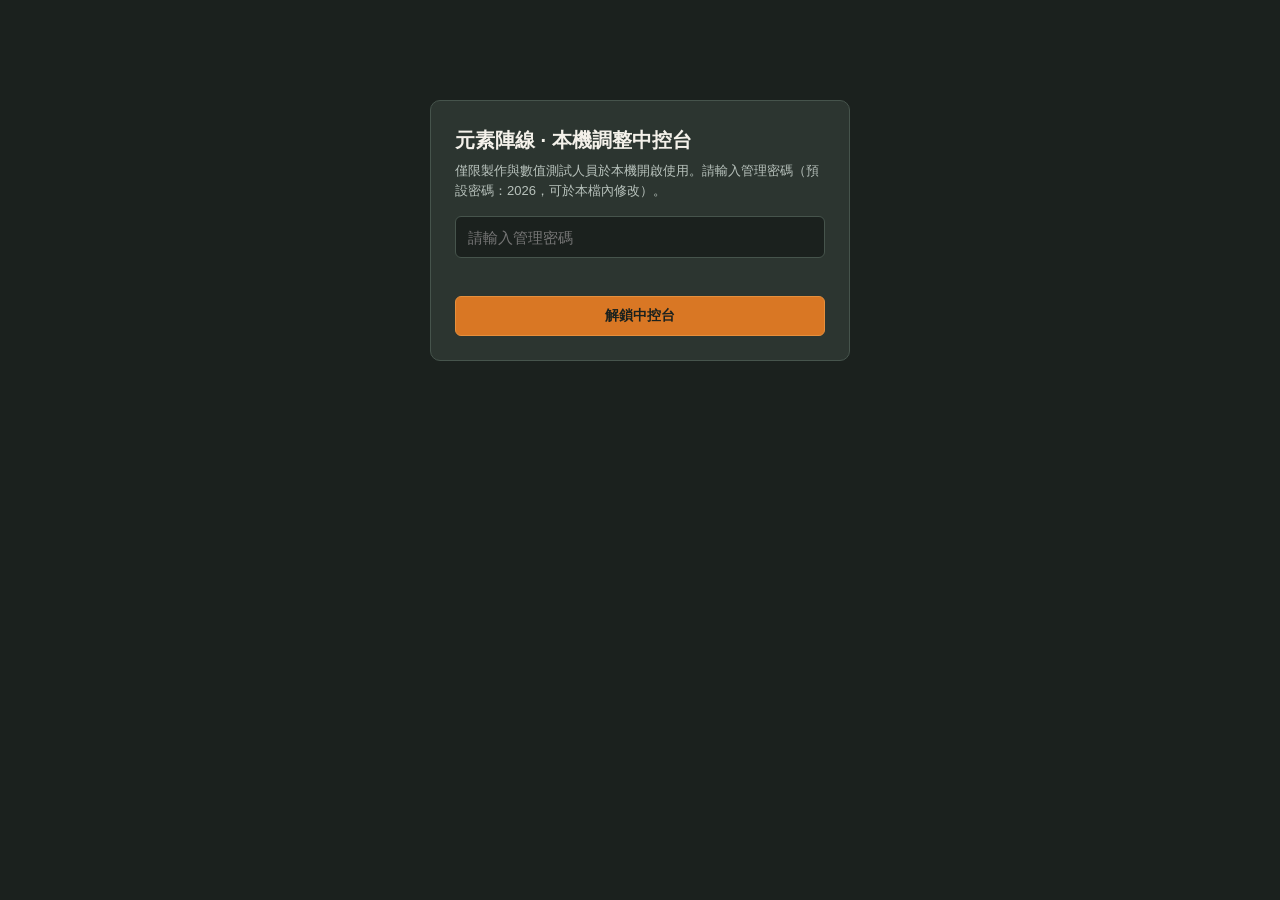
<file: admin.html>
<!DOCTYPE html>
<html lang="zh-TW">

<head>
    <meta charset="UTF-8">
    <meta name="viewport" content="width=device-width, initial-scale=1.0">
    <title>元素陣線：本機數值平衡中控台</title>
    <style>
        :root {
            --bg-canvas: #1B211E;
            --bg-grid-elevated: #242C28;
            --bg-surface: #2C3530;
            --border-subtle: #46544C;
            --text-primary: #F4F1EA;
            --text-secondary: #B8C2BC;
            --accent-cta: #D97724;
            --el-fire: #C94A38;
            --el-ice: #4A9EBF;
            --el-lightning: #E0B43C;
        }

        * {
            box-sizing: border-box;
        }

        body {
            margin: 0;
            padding: 20px;
            font-family: "Plus Jakarta Sans", "Noto Sans TC", "Segoe UI", sans-serif;
            background-color: var(--bg-canvas);
            color: var(--text-primary);
            line-height: 1.5;
        }

        .num {
            font-variant-numeric: tabular-nums;
            white-space: nowrap;
        }

        .hidden {
            display: none !important;
        }

        .lock-shell {
            max-width: 420px;
            margin: 80px auto;
            padding: 24px;
            border-radius: 10px;
            background-color: var(--bg-surface);
            border: 1px solid var(--border-subtle);
        }

        .lock-title {
            margin: 0 0 6px 0;
            font-size: 20px;
            font-weight: 700;
            color: var(--text-primary);
        }

        .lock-desc {
            margin: 0 0 16px 0;
            font-size: 13px;
            color: var(--text-secondary);
        }

        .lock-form {
            display: flex;
            flex-direction: column;
            gap: 10px;
        }

        .lock-input {
            width: 100%;
            min-height: 42px;
            padding: 8px 12px;
            border-radius: 6px;
            font-size: 15px;
            color: var(--text-primary);
            background-color: var(--bg-canvas);
            border: 1px solid var(--border-subtle);
        }

        .lock-error {
            font-size: 12.5px;
            font-weight: 600;
            color: #EE9B8F;
            min-height: 18px;
        }

        .admin-shell {
            max-width: 1180px;
            margin: 0 auto;
        }

        .admin-header {
            display: flex;
            flex-wrap: wrap;
            align-items: center;
            justify-content: space-between;
            gap: 12px;
            padding: 16px 18px;
            border-radius: 10px;
            background-color: var(--bg-surface);
            border: 1px solid var(--border-subtle);
            margin-bottom: 14px;
        }

        .admin-title {
            margin: 0;
            font-size: 20px;
            font-weight: 700;
        }

        .admin-subtitle {
            margin: 4px 0 0 0;
            font-size: 13px;
            color: var(--text-secondary);
        }

        .admin-actions {
            display: flex;
            flex-wrap: wrap;
            align-items: center;
            gap: 8px;
        }

        .btn-primary,
        .btn-secondary,
        .btn-danger {
            min-height: 40px;
            padding: 8px 14px;
            border-radius: 6px;
            font-size: 13.5px;
            font-weight: 700;
            cursor: pointer;
            white-space: nowrap;
            border: 1px solid var(--border-subtle);
            transition: background-color 0.12s ease, transform 0.1s ease;
        }

        .btn-primary {
            background-color: var(--accent-cta);
            border-color: #E68F3C;
            color: #1B211E;
        }

        .btn-primary:hover {
            background-color: #E58634;
        }

        .btn-secondary {
            background-color: var(--bg-grid-elevated);
            color: var(--text-primary);
        }

        .btn-secondary:hover {
            background-color: #323D37;
            border-color: var(--el-lightning);
        }

        .btn-danger {
            background-color: #3B201D;
            border-color: var(--el-fire);
            color: #F4F1EA;
        }

        .btn-danger:hover {
            background-color: #4D2824;
        }

        .status-banner {
            padding: 10px 14px;
            border-radius: 8px;
            background-color: var(--bg-grid-elevated);
            border: 1px solid var(--border-subtle);
            font-size: 13px;
            color: var(--el-lightning);
            margin-bottom: 16px;
        }

        .panel-section {
            margin-bottom: 16px;
            padding: 16px 18px;
            border-radius: 10px;
            background-color: var(--bg-surface);
            border: 1px solid var(--border-subtle);
        }

        .section-head {
            display: flex;
            flex-wrap: wrap;
            align-items: center;
            justify-content: space-between;
            gap: 8px;
            margin-bottom: 12px;
        }

        .section-title {
            margin: 0;
            font-size: 16px;
            font-weight: 700;
            color: var(--text-primary);
        }

        .section-note {
            font-size: 12.5px;
            color: var(--text-secondary);
        }

        .kv-grid {
            display: grid;
            grid-template-columns: repeat(auto-fill, minmax(210px, 1fr));
            gap: 10px;
        }

        .kv-field {
            display: flex;
            flex-direction: column;
            gap: 4px;
            padding: 10px;
            border-radius: 6px;
            background-color: var(--bg-grid-elevated);
            border: 1px solid var(--border-subtle);
        }

        .kv-field label {
            font-size: 12px;
            font-weight: 700;
            color: var(--text-secondary);
        }

        .kv-field input {
            width: 100%;
            min-height: 36px;
            padding: 6px 8px;
            border-radius: 4px;
            font-size: 13.5px;
            font-weight: 700;
            color: var(--text-primary);
            background-color: var(--bg-canvas);
            border: 1px solid var(--border-subtle);
        }

        .table-wrap {
            overflow-x: auto;
        }

        table.balance-table {
            width: 100%;
            border-collapse: collapse;
            font-size: 13px;
        }

        .balance-table th,
        .balance-table td {
            padding: 8px 10px;
            text-align: left;
            border-bottom: 1px solid var(--border-subtle);
            white-space: nowrap;
        }

        .balance-table th {
            background-color: var(--bg-grid-elevated);
            color: var(--text-secondary);
            font-size: 12px;
            font-weight: 700;
        }

        .balance-table td input {
            width: 96px;
            min-height: 32px;
            padding: 4px 6px;
            border-radius: 4px;
            font-size: 13px;
            font-weight: 700;
            color: var(--text-primary);
            background-color: var(--bg-canvas);
            border: 1px solid var(--border-subtle);
        }

        .json-preview {
            width: 100%;
            min-height: 170px;
            padding: 10px 12px;
            border-radius: 6px;
            font-family: Consolas, "Courier New", monospace;
            font-size: 12px;
            color: var(--text-primary);
            background-color: var(--bg-canvas);
            border: 1px solid var(--border-subtle);
            resize: vertical;
        }

        .tag-tier {
            display: inline-block;
            padding: 1px 6px;
            border-radius: 4px;
            font-size: 11px;
            font-weight: 700;
            background-color: var(--bg-canvas);
            border: 1px solid var(--border-subtle);
            color: var(--el-lightning);
        }
    </style>
</head>

<body>
    <section id="lock-screen" class="lock-shell" aria-label="本機管理驗證">
        <h1 class="lock-title">元素陣線 · 本機調整中控台</h1>
        <p class="lock-desc">僅限製作與數值測試人員於本機開啟使用。請輸入管理密碼（預設密碼：<span class="num">2026</span>，可於本檔內修改）。</p>
        <form id="lock-form" class="lock-form">
            <input id="admin-password-input" class="lock-input num" type="password" autocomplete="off"
                placeholder="請輸入管理密碼">
            <div id="lock-error" class="lock-error" role="alert"></div>
            <button type="submit" class="btn-primary">解鎖中控台</button>
        </form>
    </section>

    <main id="admin-main" class="admin-shell hidden">
        <header class="admin-header">
            <div>
                <h1 class="admin-title">《元素陣線：合成塔防》數值平衡調整中控台</h1>
                <p class="admin-subtitle">修改後可寫入本機預覽（重開 index.html 立即生效），或匯出 Firebase Remote Config 的 <span
                        class="num">game_balance_json</span>。</p>
            </div>
            <div class="admin-actions">
                <button id="apply-local-btn" type="button" class="btn-primary">套用至本機瀏覽器預覽</button>
                <button id="copy-firebase-btn" type="button" class="btn-secondary">一鍵複製 Firebase game_balance_json 設定檔</button>
                <button id="reset-default-btn" type="button" class="btn-danger">清除本機覆蓋並還原預設</button>
            </div>
        </header>

        <div id="status-banner" class="status-banner num">狀態就緒：目前載入遊戲預設數值表。</div>

        <!-- 區塊 1：經濟金幣 -->
        <section class="panel-section">
            <div class="section-head">
                <h2 class="section-title">1. 經濟金幣與拓荒覺醒參數</h2>
                <span class="section-note">調整起始金幣、召喚階梯價格、賣塔比例與聖冠／爆破花費</span>
            </div>
            <div id="economy-fields" class="kv-grid"></div>
        </section>

        <!-- 區塊 2：基礎與轉職塔數值 -->
        <section class="panel-section">
            <div class="section-head">
                <h2 class="section-title">2. 基礎 1★／轉職 1★／進階 2★ 防禦塔數值</h2>
                <span class="section-note">單位：攻擊間隔 ms（如 1000 = 1.00s）、射程為格數</span>
            </div>
            <div class="table-wrap">
                <table class="balance-table">
                    <thead>
                        <tr>
                            <th>防禦塔</th>
                            <th>階級</th>
                            <th>單發傷害</th>
                            <th>攻速間隔 (ms)</th>
                            <th>射程 (格)</th>
                        </tr>
                    </thead>
                    <tbody id="base-towers-tbody"></tbody>
                </table>
            </div>
        </section>

        <!-- 區塊 3：3★ 冠枝倍率與個別數值 -->
        <section class="panel-section">
            <div class="section-head">
                <h2 class="section-title">3. 3★ 終極冠枝倍率與細調</h2>
                <span class="section-note">先設全局 3★ 倍率，亦可逐一微調 12 座終極冠枝數值</span>
            </div>
            <div id="t3-scale-fields" class="kv-grid" style="margin-bottom: 12px;"></div>
            <div class="table-wrap">
                <table class="balance-table">
                    <thead>
                        <tr>
                            <th>終極冠枝</th>
                            <th>分支</th>
                            <th>單發傷害</th>
                            <th>攻速間隔 (ms)</th>
                            <th>射程 (格)</th>
                        </tr>
                    </thead>
                    <tbody id="t3-towers-tbody"></tbody>
                </table>
            </div>
        </section>

        <!-- 區塊 4：怪物血量／護甲／移速全局倍率 -->
        <section class="panel-section">
            <div class="section-head">
                <h2 class="section-title">4. 怪物血量／護甲／移速全局倍率與個體參數</h2>
                <span class="section-note">全局倍率會即時作用於全部波次普通怪、菁英、機制怪與 Boss</span>
            </div>
            <div id="monster-global-fields" class="kv-grid" style="margin-bottom: 12px;"></div>
            <div class="table-wrap">
                <table class="balance-table">
                    <thead>
                        <tr>
                            <th>魔物</th>
                            <th>基礎生命</th>
                            <th>基礎護甲</th>
                            <th>移速倍率</th>
                            <th>擊殺金幣</th>
                        </tr>
                    </thead>
                    <tbody id="monsters-tbody"></tbody>
                </table>
            </div>
        </section>

        <!-- 區塊 5：世界樹技能消耗與冷卻 -->
        <section class="panel-section">
            <div class="section-head">
                <h2 class="section-title">5. 世界樹靈露能量與主動技能參數</h2>
                <span class="section-note">調整靈露上限、擊殺回復量與主動技能消耗／冷卻</span>
            </div>
            <div id="tree-fields" class="kv-grid"></div>
        </section>

        <!-- JSON 輸出預覽區 -->
        <section class="panel-section">
            <div class="section-head">
                <h2 class="section-title">game_balance_json 輸出預覽</h2>
                <span class="section-note">可直接複製貼上至 Firebase Remote Config 的 game_balance_json 參數</span>
            </div>
            <textarea id="json-preview" class="json-preview" readonly aria-label="Firebase game_balance_json 預覽"></textarea>
        </section>
    </main>

    <!-- 離線直讀遊戲實際資料表，確保預設欄位永遠與最新版本同步 -->
    <script src="config.js"></script>
    <script src="modules/economy/economy_data.js"></script>
    <script src="modules/towers/tower_data.js"></script>
    <script src="modules/monsters/monster_data.js"></script>
    <script src="modules/tree/tree_data.js"></script>
    <script src="modules/routes/route_data.js"></script>
    <script src="core/backend.js"></script>

    <script>
        (function () {
            'use strict';

            // 如需更改本機管理密碼，請直接修改下行字串
            const ADMIN_PASSWORD = '2026';

            const App = window.GameApp || {};
            const CONFIG = App.config || {};
            const OVERRIDE_KEY = CONFIG.STORAGE_LOCAL_BALANCE_KEY || 'merge_defense_local_balance_override';
            const SESSION_AUTH_KEY = 'merge_defense_admin_unlocked';

            const lockScreen = document.getElementById('lock-screen');
            const adminMain = document.getElementById('admin-main');
            const lockForm = document.getElementById('lock-form');
            const passInput = document.getElementById('admin-password-input');
            const lockError = document.getElementById('lock-error');
            const statusBanner = document.getElementById('status-banner');
            const jsonPreviewEl = document.getElementById('json-preview');

            function unlockConsole() {
                lockScreen.classList.add('hidden');
                adminMain.classList.remove('hidden');
                initEditor();
            }

            try {
                if (sessionStorage.getItem(SESSION_AUTH_KEY) === 'true') {
                    unlockConsole();
                }
            } catch (_) {}

            lockForm.addEventListener('submit', function (e) {
                e.preventDefault();
                if ((passInput.value || '').trim() === ADMIN_PASSWORD) {
                    try { sessionStorage.setItem(SESSION_AUTH_KEY, 'true'); } catch (_) {}
                    lockError.innerText = '';
                    unlockConsole();
                } else {
                    lockError.innerText = '密碼錯誤，請重新輸入。';
                    passInput.select();
                }
            });

            function readExistingOverride() {
                try {
                    const raw = localStorage.getItem(OVERRIDE_KEY);
                    return raw ? JSON.parse(raw) : null;
                } catch (_) {
                    return null;
                }
            }

            let initialized = false;
            const formRefs = {
                economy: {},
                stepsInput: null,
                t3Scales: {},
                monsterGlobals: {},
                treeCfg: {},
                skills: { entangle: {}, frenzy: {} },
                towers: {},
                monsters: {}
            };

            function makeKvField(labelText, value, attrs = {}) {
                const wrap = document.createElement('div');
                wrap.className = 'kv-field';
                const label = document.createElement('label');
                label.innerText = labelText;
                const input = document.createElement('input');
                input.type = attrs.type || 'number';
                if (attrs.step !== undefined) input.step = String(attrs.step);
                if (attrs.min !== undefined) input.min = String(attrs.min);
                if (attrs.max !== undefined) input.max = String(attrs.max);
                input.className = 'num';
                input.value = String(value);
                wrap.appendChild(label);
                wrap.appendChild(input);
                return { wrap, input };
            }

            function initEditor() {
                if (initialized) return;
                initialized = true;

                // 若本機已有預覽覆蓋，先套用基礎數值（不含 t3 全局乘數以免重複疊乘），讓欄位與倍率分開維持冪等
                const existing = readExistingOverride();
                if (existing && App.backend && typeof App.backend.applyRemoteBalanceConfig === 'function') {
                    const basePreviewPatch = Object.assign({}, existing, {
                        crown_t3_damage_scale: 1.0,
                        crown_t3_speed_scale: 1.0
                    });
                    App.backend.applyRemoteBalanceConfig(basePreviewPatch);
                    statusBanner.innerText = '已偵測並載入本機瀏覽器現有預覽覆蓋（merge_defense_local_balance_override）。';
                }

                const econData = (App.data && App.data.economy) || {};
                const towersDict = (App.data && App.data.towers && App.data.towers.TOWERS) || {};
                const monsterRules = (App.data && App.data.monsters && App.data.monsters.GLOBAL_MONSTER_RULES) || {};
                const monsterDb = (App.data && App.data.monsters && App.data.monsters.MONSTER_DATABASE) || {};
                const treeData = (App.data && App.data.tree) || {};
                const treeCfg = treeData.TREE_CONFIG || {};
                const activeSkills = treeData.ACTIVE_SKILLS || {};

                // 1. 經濟金幣欄位
                const econContainer = document.getElementById('economy-fields');
                const econSpecs = [
                    ['INITIAL_GOLD', '開局初始金幣', econData.INITIAL_GOLD ?? 40, { min: 0, step: 1 }],
                    ['BASE_COST', '召喚起始基礎價', econData.BASE_COST ?? 10, { min: 1, step: 1 }],
                    ['COST_MAX', '單元素召喚上限價', econData.COST_MAX ?? 80, { min: 10, step: 1 }],
                    ['SELL_REFUND_RATE', '賣塔退款比例 (0~1)', econData.SELL_REFUND_RATE ?? 0.70, { min: 0.1, max: 1, step: 0.05 }],
                    ['COMBAT_MOVE_COST', '戰時移塔手續費', econData.COMBAT_MOVE_COST ?? 5, { min: 0, step: 1 }],
                    ['OBSTACLE_CLEAR_COST', '岩石爆破拓荒費', econData.OBSTACLE_CLEAR_COST ?? 45, { min: 0, step: 5 }],
                    ['CROWN_AWAKEN_GOLD_COST', '無盡 T4 聖冠金幣', econData.CROWN_AWAKEN_GOLD_COST ?? 220, { min: 0, step: 10 }],
                    ['CROWN_AWAKEN_DEW_COST', '無盡 T4 聖冠靈露', econData.CROWN_AWAKEN_DEW_COST ?? 60, { min: 0, step: 5 }]
                ];
                econSpecs.forEach(([key, label, val, attrs]) => {
                    const f = makeKvField(label, val, attrs);
                    formRefs.economy[key] = f.input;
                    econContainer.appendChild(f.wrap);
                });
                const stepsVal = Array.isArray(econData.SUMMON_COST_STEPS) ? econData.SUMMON_COST_STEPS.join(',') : '10,18,26,35,45,55,68,80';
                const stepsField = makeKvField('召喚階梯價格表 (逗號分隔)', stepsVal, { type: 'text' });
                formRefs.stepsInput = stepsField.input;
                econContainer.appendChild(stepsField.wrap);

                // 2 & 3. 防禦塔拆分為 (1★/2★) 與 (3★ 冠枝)
                const baseBody = document.getElementById('base-towers-tbody');
                const t3Body = document.getElementById('t3-towers-tbody');
                const t3ScaleContainer = document.getElementById('t3-scale-fields');
                const prevT3DmgScale = existing && Number.isFinite(Number(existing.crown_t3_damage_scale)) ? Number(existing.crown_t3_damage_scale) : 1.0;
                const prevT3SpdScale = existing && Number.isFinite(Number(existing.crown_t3_speed_scale)) ? Number(existing.crown_t3_speed_scale) : 1.0;

                const t3DmgF = makeKvField('全 3★ 冠枝額外傷害倍率', prevT3DmgScale, { min: 0.2, max: 5, step: 0.05 });
                const t3SpdF = makeKvField('全 3★ 冠枝額外攻速倍率', prevT3SpdScale, { min: 0.2, max: 5, step: 0.05 });
                formRefs.t3Scales.crown_t3_damage_scale = t3DmgF.input;
                formRefs.t3Scales.crown_t3_speed_scale = t3SpdF.input;
                t3ScaleContainer.appendChild(t3DmgF.wrap);
                t3ScaleContainer.appendChild(t3SpdF.wrap);

                Object.keys(towersDict).forEach((key) => {
                    const t = towersDict[key];
                    if (!t || t.isAlias) return;
                    const tierNum = Number(t.nodeTier) || Number(t.tier) || 1;
                    const tr = document.createElement('tr');
                    const dmgVal = Number.isFinite(t.damage) ? t.damage : (Array.isArray(t.tierDamage) ? t.tierDamage[tierNum] : 20);
                    const intervalVal = Number.isFinite(t.attackIntervalMs) ? t.attackIntervalMs : 1000;
                    const rangeVal = Number.isFinite(t.range) ? t.range : 2.5;

                    const tierTag = tierNum === 3
                        ? `Branch ${t.branch || 'A'}`
                        : (t.isHybrid ? `${tierNum}★ 轉職` : `${tierNum}★ 基礎`);

                    tr.innerHTML = `
                        <td><strong>${t.icon || ''} ${t.name || key}</strong></td>
                        <td><span class="tag-tier num">${tierTag}</span></td>
                        <td><input type="number" class="num" min="1" step="1" value="${dmgVal}"></td>
                        <td><input type="number" class="num" min="120" step="10" value="${intervalVal}"></td>
                        <td><input type="number" class="num" min="0.5" max="15" step="0.1" value="${rangeVal}"></td>
                    `;
                    const inputs = tr.querySelectorAll('input');
                    formRefs.towers[key] = {
                        tierNum,
                        damageInput: inputs[0],
                        intervalInput: inputs[1],
                        rangeInput: inputs[2]
                    };
                    if (tierNum === 3) t3Body.appendChild(tr);
                    else baseBody.appendChild(tr);
                });

                // 4. 怪物全局倍率與各怪基礎參數
                const monGlobalContainer = document.getElementById('monster-global-fields');
                const monGlobalSpecs = [
                    ['monster_hp_scale', '怪物血量全局倍率', monsterRules.MONSTER_HP_SCALE ?? 1.0, { min: 0.1, max: 20, step: 0.05 }],
                    ['monster_armor_scale', '怪物護甲全局倍率', monsterRules.MONSTER_ARMOR_SCALE ?? 1.0, { min: 0.1, max: 5, step: 0.05 }],
                    ['monster_armor_bonus', '全體怪物額外護甲加減', monsterRules.MONSTER_ARMOR_BONUS ?? 0, { min: -20, max: 50, step: 1 }],
                    ['monster_speed_scale', '怪物移速全局倍率', monsterRules.MONSTER_SPEED_SCALE ?? 1.0, { min: 0.2, max: 5, step: 0.05 }]
                ];
                monGlobalSpecs.forEach(([key, label, val, attrs]) => {
                    const f = makeKvField(label, val, attrs);
                    formRefs.monsterGlobals[key] = f.input;
                    monGlobalContainer.appendChild(f.wrap);
                });

                const monTbody = document.getElementById('monsters-tbody');
                Object.keys(monsterDb).forEach((mKey) => {
                    const m = monsterDb[mKey];
                    if (!m) return;
                    const tr = document.createElement('tr');
                    tr.innerHTML = `
                        <td><strong>${m.icon || ''} ${m.name || mKey}</strong></td>
                        <td><input type="number" class="num" min="1" step="1" value="${m.baseHp ?? 60}"></td>
                        <td><input type="number" class="num" min="0" step="1" value="${m.baseArmor ?? 0}"></td>
                        <td><input type="number" class="num" min="0.1" max="5" step="0.05" value="${m.speedMult ?? 1.0}"></td>
                        <td><input type="number" class="num" min="0" step="1" value="${m.baseReward ?? 8}"></td>
                    `;
                    const inputs = tr.querySelectorAll('input');
                    formRefs.monsters[mKey] = {
                        hpInput: inputs[0],
                        armorInput: inputs[1],
                        speedInput: inputs[2],
                        rewardInput: inputs[3]
                    };
                    monTbody.appendChild(tr);
                });

                // 5. 世界樹靈露與技能欄位
                const treeContainer = document.getElementById('tree-fields');
                const ent = activeSkills.entangle || {};
                const frz = activeSkills.frenzy || {};
                const treeSpecs = [
                    [formRefs.treeCfg, 'DEW_MAX', '靈露能量上限', treeCfg.DEW_MAX ?? 120, { min: 40, step: 10 }],
                    [formRefs.treeCfg, 'DEW_INITIAL', '開局初始靈露', treeCfg.DEW_INITIAL ?? 20, { min: 0, step: 5 }],
                    [formRefs.treeCfg, 'DEW_GAIN_NORMAL', '普通怪擊殺靈露', treeCfg.DEW_GAIN_NORMAL ?? 4, { min: 0, step: 1 }],
                    [formRefs.treeCfg, 'DEW_GAIN_SPECIAL', '菁英/機制怪擊殺靈露', treeCfg.DEW_GAIN_SPECIAL ?? 8, { min: 0, step: 1 }],
                    [formRefs.treeCfg, 'DEW_GAIN_BOSS', 'Boss 擊殺靈露', treeCfg.DEW_GAIN_BOSS ?? 30, { min: 0, step: 5 }],
                    [formRefs.skills.entangle, 'cost', '根鬚纏繞靈露消耗', ent.cost ?? 40, { min: 0, step: 5 }],
                    [formRefs.skills.entangle, 'cdMs', '根鬚纏繞冷卻 (ms)', ent.cdMs ?? 8000, { min: 1000, step: 500 }],
                    [formRefs.skills.frenzy, 'cost', '自然狂熱靈露消耗', frz.cost ?? 60, { min: 0, step: 5 }],
                    [formRefs.skills.frenzy, 'cdMs', '自然狂熱冷卻 (ms)', frz.cdMs ?? 12000, { min: 1000, step: 500 }]
                ];
                treeSpecs.forEach(([targetObj, key, label, val, attrs]) => {
                    const f = makeKvField(label, val, attrs);
                    targetObj[key] = f.input;
                    treeContainer.appendChild(f.wrap);
                });

                adminMain.addEventListener('input', refreshJsonPreview);
                refreshJsonPreview();
            }

            function collectBalancePayload() {
                const payload = {
                    economy: {},
                    monster_hp_scale: Number(formRefs.monsterGlobals.monster_hp_scale.value) || 1.0,
                    monster_armor_scale: Number(formRefs.monsterGlobals.monster_armor_scale.value) || 1.0,
                    monster_armor_bonus: Number(formRefs.monsterGlobals.monster_armor_bonus.value) || 0,
                    monster_speed_scale: Number(formRefs.monsterGlobals.monster_speed_scale.value) || 1.0,
                    crown_t3_damage_scale: Number(formRefs.t3Scales.crown_t3_damage_scale.value) || 1.0,
                    crown_t3_speed_scale: Number(formRefs.t3Scales.crown_t3_speed_scale.value) || 1.0,
                    towers: {},
                    monsters: {},
                    tree: {
                        TREE_CONFIG: {},
                        ACTIVE_SKILLS: { entangle: {}, frenzy: {} }
                    }
                };

                Object.keys(formRefs.economy).forEach((k) => {
                    const n = Number(formRefs.economy[k].value);
                    if (Number.isFinite(n)) payload.economy[k] = n;
                });
                if (formRefs.stepsInput) {
                    const arr = formRefs.stepsInput.value.split(',')
                        .map(s => Number(s.trim()))
                        .filter(n => Number.isFinite(n) && n >= 0);
                    if (arr.length > 0) payload.economy.SUMMON_COST_STEPS = arr;
                }

                Object.keys(formRefs.towers).forEach((key) => {
                    const ref = formRefs.towers[key];
                    const dmg = Math.max(1, Math.round(Number(ref.damageInput.value) || 1));
                    const intervalMs = Math.max(120, Math.round(Number(ref.intervalInput.value) || 1000));
                    const range = Number((Number(ref.rangeInput.value) || 2.5).toFixed(2));
                    const entry = {
                        damage: dmg,
                        attackIntervalMs: intervalMs,
                        range
                    };
                    if (ref.tierNum === 1) entry.tierDamage = [0, dmg, dmg * 2, dmg * 4];
                    payload.towers[key] = entry;
                });

                Object.keys(formRefs.monsters).forEach((mKey) => {
                    const ref = formRefs.monsters[mKey];
                    payload.monsters[mKey] = {
                        baseHp: Math.max(1, Math.round(Number(ref.hpInput.value) || 60)),
                        baseArmor: Math.max(0, Math.round(Number(ref.armorInput.value) || 0)),
                        speedMult: Number((Number(ref.speedInput.value) || 1.0).toFixed(2)),
                        baseReward: Math.max(0, Math.round(Number(ref.rewardInput.value) || 8))
                    };
                });

                Object.keys(formRefs.treeCfg).forEach((k) => {
                    const n = Number(formRefs.treeCfg[k].value);
                    if (Number.isFinite(n)) payload.tree.TREE_CONFIG[k] = n;
                });
                ['entangle', 'frenzy'].forEach((sk) => {
                    Object.keys(formRefs.skills[sk]).forEach((k) => {
                        const n = Number(formRefs.skills[sk][k].value);
                        if (Number.isFinite(n)) payload.tree.ACTIVE_SKILLS[sk][k] = n;
                    });
                });

                return payload;
            }

            function refreshJsonPreview() {
                if (!initialized) return '';
                const jsonStr = JSON.stringify(collectBalancePayload(), null, 2);
                jsonPreviewEl.value = jsonStr;
                return jsonStr;
            }

            document.getElementById('apply-local-btn').addEventListener('click', function () {
                const jsonStr = refreshJsonPreview();
                try {
                    localStorage.setItem(OVERRIDE_KEY, jsonStr);
                    statusBanner.innerText = '已寫入本機瀏覽器預覽！請重新整理或開啟 index.html 立即實測新數值。';
                } catch (err) {
                    statusBanner.innerText = '寫入 localStorage 失敗，請確認瀏覽器未封鎖本機儲存空間。';
                }
            });

            document.getElementById('copy-firebase-btn').addEventListener('click', async function () {
                const jsonStr = refreshJsonPreview();
                let copied = false;
                if (navigator.clipboard && typeof navigator.clipboard.writeText === 'function') {
                    try {
                        await navigator.clipboard.writeText(jsonStr);
                        copied = true;
                    } catch (_) {}
                }
                if (!copied) {
                    jsonPreviewEl.focus();
                    jsonPreviewEl.select();
                    try { copied = document.execCommand('copy'); } catch (_) {}
                }
                statusBanner.innerText = copied
                    ? '已複製完整 game_balance_json 至剪貼簿，可直接貼進 Firebase Remote Config 發布。'
                    : '已全選下方 JSON 預覽框內容，請按 Ctrl+C 手動複製。';
            });

            document.getElementById('reset-default-btn').addEventListener('click', function () {
                try { localStorage.removeItem(OVERRIDE_KEY); } catch (_) {}
                statusBanner.innerText = '已清除本機預覽覆蓋紀錄，正在還原為遊戲原始預設數值...';
                location.reload();
            });
        })();
    </script>
</body>

</html>
</file>
<file: style.css>
/* ==================== 0. 鎖定設計 Token 與 60-30-10 色票（80% 戰場視野最大化） ==================== */
:root {
    --bg-canvas: #1B211E;
    --bg-grid-elevated: #242C28;
    --bg-surface: #2C3530;
    --border-subtle: #46544C;
    --text-primary: #F4F1EA;
    --text-secondary: #B8C2BC;
    --accent-cta: #D97724;
    --el-fire: #C94A38;
    --el-ice: #4A9EBF;
    --el-lightning: #E0B43C;

    --grid-gap: 3px;
    --board-pad: 4px;
    --side-left-w: 0px;
    --side-right-w: 0px;
    --side-chrome-w: 0px;
    --cell-size: clamp(20px, min(calc((100vw - var(--side-left-w) - var(--side-right-w) - var(--side-chrome-w) - 32px) / 15), calc((100dvh - 280px) / 10)), 52px);
    --board-width: calc(15 * var(--cell-size) + 14 * var(--grid-gap) + 2 * var(--board-pad) + 4px);
    --board-height: calc(10 * var(--cell-size) + 9 * var(--grid-gap) + 2 * var(--board-pad) + 2px);
    --arena-width: var(--board-width);
}

*, *::before, *::after { box-sizing: border-box; }

html, body {
    width: 100%;
    max-width: 100vw;
    height: 100vh;
    height: 100dvh;
    max-height: 100dvh;
    margin: 0;
    padding: 0;
    overflow: hidden !important;
    overflow-x: hidden !important;
    scroll-behavior: auto !important;
    user-select: none;
    -webkit-user-select: none;
    touch-action: manipulation;
    font-family: "Noto Sans TC", "Plus Jakarta Sans", "PingFang TC", "Microsoft JhengHei", "Segoe UI", sans-serif;
    background-color: var(--bg-canvas);
    color: var(--text-primary);
    display: flex;
    flex-direction: column;
    align-items: center;
    justify-content: center;
}

html, body, .modal-card, .side-panel {
    scrollbar-width: thin;
    scrollbar-color: #46544C #1B211E;
}
::-webkit-scrollbar { width: 8px; height: 8px; }
::-webkit-scrollbar-track { background: #1B211E; border-radius: 4px; }
::-webkit-scrollbar-thumb { background: #46544C; border-radius: 4px; border: 2px solid #1B211E; }
::-webkit-scrollbar-thumb:hover { background: #D97724; }

body {
    padding: 4px 12px;
    transition: background-color 0.2s ease;
}

body.map-lava {
    background-color: #211A18;
}

body.map-frost {
    background-color: #172126;
}

.num {
    font-family: "Noto Sans TC", "Plus Jakarta Sans", "Segoe UI", sans-serif;
    font-variant-numeric: tabular-nums;
    white-space: nowrap;
}

button:focus-visible,
[role="button"]:focus-visible,
summary:focus-visible,
:focus-visible {
    outline: 2px solid var(--accent-cta);
    outline-offset: 2px;
}

/* ==================== 1. 中央主戰場軸線（預設收合側欄，釋放 80% 戰場視野） ==================== */
.center-arena {
    display: flex;
    flex-direction: column;
    align-items: center;
    justify-content: center;
    gap: 3px;
    width: 100%;
    height: 100%;
    max-width: 100%;
    max-height: 100%;
    min-width: 0;
    overflow: hidden;
}

#hud-container,
.hud-sub-slot,
#tower-inspector,
#world-tree-root-panel,
#world-tree-guild-panel,
.bottom-action-deck,
#msg-text {
    width: var(--arena-width);
    max-width: 100%;
}

.battlefield-row {
    width: 100%;
    display: flex;
    align-items: center;
    justify-content: center;
    gap: 0;
    min-width: 0;
    flex-shrink: 0;
}

.side-panel {
    display: none;
}

.side-panel-section {
    display: flex;
    flex-direction: column;
    gap: 5px;
    padding-bottom: 6px;
    border-bottom: 1px solid var(--border-subtle);
    min-width: 0;
}

.side-panel-section:last-child {
    padding-bottom: 0;
    border-bottom: none;
}

.side-panel-title {
    margin: 0;
    font-size: 12px;
    font-weight: 700;
    line-height: 1.3;
    color: var(--el-lightning);
    letter-spacing: 0.01em;
    white-space: nowrap;
    overflow: hidden;
    text-overflow: ellipsis;
}

.side-panel-list {
    list-style: none;
    margin: 0;
    padding: 0;
    display: flex;
    flex-direction: column;
    gap: 3px;
}

.side-panel-row {
    display: flex;
    flex-wrap: wrap;
    align-items: baseline;
    justify-content: space-between;
    row-gap: 2px;
    column-gap: 6px;
    padding: 3px 6px;
    border-radius: 4px;
    background-color: var(--bg-grid-elevated);
    font-size: 11px;
    line-height: 1.3;
    color: var(--text-primary);
    min-width: 0;
}

.side-panel-row > span:first-child {
    min-width: 0;
    white-space: normal;
    overflow: visible;
    text-overflow: clip;
    overflow-wrap: break-word;
    line-height: 1.25;
}

.side-panel-row .ui-ico {
    width: 13px;
    height: 13px;
}

.side-terrain-row {
    justify-content: flex-start;
}

.side-terrain-row .side-val {
    margin-left: auto;
}

.side-val {
    color: var(--text-secondary);
    font-size: 11px;
    font-weight: 700;
    flex-shrink: 0;
    margin-left: auto;
    text-align: right;
    white-space: nowrap;
}

.side-panel .forecast-item {
    font-size: 11.5px;
    padding: 3px 6px;
    gap: 4px;
    line-height: 1.3;
}

.side-panel .forecast-meta,
.side-panel .forecast-crisis-item {
    font-size: 11px;
    line-height: 1.35;
}

.side-recipe-tracker {
    background-color: #1F2A24;
    border: 1px solid #8A6B2F;
    border-radius: 6px;
    padding: 6px 8px;
}
.side-recipe-tracker.is-ready {
    border-color: var(--el-lightning);
    background-color: #2A2E20;
}
.side-recipe-tracker.hidden {
    display: none;
}
.side-tracker-head {
    display: flex;
    align-items: center;
    justify-content: space-between;
    gap: 4px;
    min-width: 0;
}
.side-tracker-title {
    font-size: 11.5px;
    font-weight: 800;
    color: var(--el-lightning);
    white-space: nowrap;
}
.side-tracker-actions {
    display: flex;
    align-items: center;
    gap: 4px;
    flex-shrink: 0;
}
.side-tracker-btn {
    padding: 1px 6px;
    border-radius: 4px;
    border: 1px solid var(--border-subtle);
    background-color: var(--bg-grid-elevated);
    color: var(--text-primary);
    font-size: 11px;
    font-weight: 700;
    line-height: 1.3;
    cursor: pointer;
}
.side-tracker-btn:hover {
    border-color: var(--accent-cta);
    color: var(--el-lightning);
}
.side-tracker-clear {
    padding: 1px 5px;
    color: var(--text-secondary);
}
.side-tracker-target {
    font-size: 12px;
    font-weight: 800;
    color: var(--text-primary);
    line-height: 1.3;
    white-space: normal;
    overflow-wrap: anywhere;
}
.side-tracker-body {
    display: flex;
    flex-wrap: wrap;
    gap: 4px;
}
.side-tracker-chip {
    display: inline-block;
    padding: 2px 6px;
    border-radius: 4px;
    font-size: 11px;
    font-weight: 700;
    line-height: 1.3;
    white-space: normal;
    overflow-wrap: anywhere;
}
.side-tracker-chip.is-have {
    background-color: #213629;
    border: 1px solid #4E9A68;
    color: #A8D5B5;
}
.side-tracker-chip.is-missing {
    background-color: #322419;
    border: 1px solid #8A6B2F;
    color: #F4C37A;
}
.side-tracker-chip.is-ready {
    background-color: #3D3219;
    border: 1px solid var(--el-lightning);
    color: var(--el-lightning);
}

/* ==================== 2. 單排不折行頂部 HUD ==================== */
#hud-container {
    position: relative;
    z-index: 45;
    width: var(--board-width);
    max-width: 100%;
    height: 34px;
    min-height: 34px;
    display: flex;
    flex-wrap: nowrap;
    justify-content: space-between;
    align-items: center;
    gap: 6px;
    margin-bottom: 0;
    padding: 2px 10px;
    background-color: var(--bg-surface);
    border-radius: 8px;
    border: 1px solid var(--border-subtle);
    min-width: 0;
    flex-shrink: 0;
    overflow: visible;
}

.hud-stats {
    display: flex;
    flex-wrap: wrap;
    align-items: center;
    gap: 2px clamp(5px, 0.7vw, 9px);
    flex: 1 1 auto;
    min-width: 0;
    overflow: visible;
}

.hud-item {
    font-size: 14px;
    font-weight: 600;
    line-height: 1.4;
    color: var(--text-primary);
    display: inline-flex;
    align-items: center;
    gap: 4px;
    white-space: nowrap;
    font-variant-numeric: tabular-nums;
    min-width: 0;
    flex-shrink: 0;
}

.hud-wave {
    display: inline-flex;
    align-items: center;
    gap: 6px;
    flex-shrink: 0;
}
.hud-best {
    flex-shrink: 0;
    font-size: 12px;
    color: var(--text-secondary);
}

.hud-hp { color: #A8D5B5; }
.hud-hp.hp-warning { color: var(--el-lightning); }
.hud-hp.hp-critical { color: #EE9B8F; }
.hud-gold { color: var(--el-lightning); }
.hud-dew { color: #9BD3E8; }

.hud-tower-cap {
    gap: 4px;
    white-space: nowrap;
}

#tower-cap-display.is-cap-full {
    color: #EE9B8F;
    font-weight: 800;
}

.hud-cap-expand-btn {
    min-height: 20px;
    padding: 1px 6px;
    border-radius: 4px;
    border: 1px solid var(--accent-cta);
    background-color: #3A2A1C;
    color: var(--el-lightning);
    font-size: 11px;
    font-weight: 700;
    line-height: 1.2;
    cursor: pointer;
    white-space: nowrap;
    transition: background-color 0.14s ease, border-color 0.14s ease, opacity 0.14s ease;
}

.hud-cap-expand-btn:hover:not(:disabled) {
    background-color: #4D3520;
    border-color: var(--el-lightning);
}

.hud-cap-expand-btn:disabled {
    opacity: 0.48;
    cursor: not-allowed;
}

.hud-cap-expand-btn.hidden {
    display: none;
}

.dew-bar-track {
    width: 32px;
    height: 8px;
    border-radius: 4px;
    background-color: var(--bg-canvas);
    border: 1px solid var(--border-subtle);
    overflow: hidden;
    display: inline-block;
    vertical-align: middle;
}

.dew-bar-fill {
    display: block;
    width: 20%;
    height: 100%;
    background-color: var(--el-ice);
    transition: width 0.15s ease;
}

.wave-phase-tag {
    position: static;
    flex-shrink: 0;
    font-size: 12px;
    font-weight: 600;
    padding: 0 8px;
    border-radius: 4px;
    background-color: var(--bg-grid-elevated);
    border: 1px solid var(--border-subtle);
    color: var(--text-secondary);
}

.wave-phase-tag.boss-wave {
    border-color: var(--el-fire);
    color: #EE9B8F;
}

.wave-phase-tag.paused {
    border-color: var(--accent-cta);
    color: var(--el-lightning);
}

.hud-actions {
    display: inline-flex;
    align-items: center;
    gap: 4px;
    flex-shrink: 0;
    margin-left: auto;
}

.hud-ctrl-btn {
    min-height: 28px;
    min-width: 0;
    padding: 2px 8px;
    border-radius: 6px;
    font-size: 12px;
    font-weight: 600;
    line-height: 1.2;
    cursor: pointer;
    white-space: nowrap;
    overflow: hidden;
    text-overflow: ellipsis;
    touch-action: manipulation;
    background-color: var(--bg-grid-elevated);
    border: 1px solid var(--border-subtle);
    color: var(--text-primary);
    transition: background-color 0.15s ease, border-color 0.15s ease, transform 0.12s ease;
}

.hud-ctrl-btn:hover:not(:disabled) { background-color: #38443D; border-color: var(--accent-cta); }
.hud-ctrl-btn:active:not(:disabled) { transform: scale(0.98); }
.hud-ctrl-btn:disabled { color: var(--text-secondary); opacity: 0.48; cursor: not-allowed; }

.hud-sound-btn.muted { color: var(--text-secondary); }
.hud-pause-btn.is-paused {
    background-color: #362B1D;
    border-color: var(--accent-cta);
    color: var(--el-lightning);
}
.hud-pause-btn.is-paused:hover:not(:disabled) { background-color: #463724; }

.speed-btn.speed-2x { border-color: var(--el-ice); color: #9BD3E8; }
.speed-btn.speed-3x { border-color: var(--accent-cta); color: var(--el-lightning); }

.hud-help-btn {
    min-width: 32px;
    display: inline-flex;
    align-items: center;
    justify-content: center;
    gap: 4px;
    text-align: center;
    border-color: var(--border-subtle);
    color: var(--el-lightning);
}
.ui-ico {
    width: 16px;
    height: 16px;
    display: inline-block;
    vertical-align: -2px;
    flex-shrink: 0;
}
.hud-hp .ui-ico-heart { color: #EE9B8F; }
.info-legend-inline > span,
.side-panel-row > span:first-child {
    display: inline-flex;
    align-items: center;
    gap: 4px;
}
.lang-dropdown {
    position: relative;
    flex-shrink: 0;
}
.hud-lang-btn {
    display: inline-flex;
    align-items: center;
    gap: 4px;
    padding: 4px 8px;
    font-size: 12px;
    font-weight: 700;
    color: var(--el-lightning);
    white-space: nowrap;
}
.lang-globe-icon {
    width: 14px;
    height: 14px;
    flex-shrink: 0;
}
.lang-menu {
    position: absolute;
    top: calc(100% + 4px);
    right: 0;
    min-width: 136px;
    padding: 4px;
    border-radius: 8px;
    background-color: var(--bg-grid-elevated);
    border: 1px solid var(--border-subtle);
    display: flex;
    flex-direction: column;
    gap: 4px;
    z-index: 120;
}
.lang-menu.hidden { display: none; }
.lang-option {
    width: 100%;
    display: flex;
    align-items: center;
    justify-content: space-between;
    gap: 12px;
    padding: 8px 12px;
    border: none;
    border-radius: 4px;
    background-color: transparent;
    color: var(--text-primary);
    font-size: 14px;
    font-weight: 600;
    line-height: 1.2;
    text-align: left;
    cursor: pointer;
    white-space: nowrap;
    transition: background-color 0.15s ease, color 0.15s ease;
}
.lang-option:hover { background-color: var(--bg-surface); }
.lang-option.is-active {
    background-color: var(--bg-canvas);
    color: var(--el-lightning);
}
.lang-option .lang-check {
    visibility: hidden;
    font-weight: 700;
    color: var(--el-lightning);
}
.lang-option.is-active .lang-check { visibility: visible; }

/* ==================== 2A-2. <1180px 窄螢幕速查浮層 ==================== */
.hud-ref-btn {
    border-color: var(--border-subtle);
    color: var(--el-lightning);
}
.hud-ref-btn.is-open {
    background-color: #38443D;
    border-color: var(--accent-cta);
    color: var(--el-lightning);
}
.quick-ref-popover {
    position: absolute;
    top: calc(100% + 4px);
    right: 0;
    width: min(360px, calc(100vw - 24px));
    max-height: min(68dvh, 460px);
    overflow-y: auto;
    padding: 10px 12px;
    border-radius: 8px;
    background-color: var(--bg-surface);
    border: 1px solid var(--accent-cta);
    box-shadow: 0 10px 24px rgba(10, 14, 12, 0.90);
    z-index: 115;
    display: flex;
    flex-direction: column;
    gap: 8px;
}
.quick-ref-popover.hidden { display: none; }
.qref-section {
    display: flex;
    flex-direction: column;
    gap: 4px;
    padding-bottom: 6px;
    border-bottom: 1px solid var(--border-subtle);
}
.qref-section:last-child {
    padding-bottom: 0;
    border-bottom: none;
}
.qref-title {
    margin: 0;
    font-size: 12px;
    font-weight: 700;
    color: var(--el-lightning);
}
.qref-list {
    list-style: none;
    margin: 0;
    padding: 0;
    display: flex;
    flex-direction: column;
    gap: 3px;
}
.qref-row {
    display: flex;
    align-items: center;
    justify-content: space-between;
    gap: 8px;
    padding: 3px 6px;
    border-radius: 4px;
    background-color: var(--bg-grid-elevated);
    font-size: 11.5px;
    line-height: 1.3;
    color: var(--text-primary);
}
.qref-terrain-key {
    display: inline-flex;
    align-items: center;
    gap: 6px;
}
.qref-val {
    color: var(--text-secondary);
    font-weight: 700;
    white-space: nowrap;
}

/* ==================== 2B. 預設收合之精簡波次預告標籤列 ＋ 點擊展開浮動詳情抽屜 ==================== */
.hud-sub-slot {
    position: relative;
    width: var(--board-width);
    max-width: 100%;
    height: 26px;
    min-height: 26px;
    margin-bottom: 0;
    z-index: 40;
    flex-shrink: 0;
    display: flex;
    flex-direction: column;
    justify-content: center;
}

.wave-forecast-bar {
    position: relative;
    width: 100%;
    height: 26px;
    background-color: var(--bg-surface);
    border: 1px solid var(--border-subtle);
    border-radius: 6px;
    padding: 2px 8px;
    z-index: 40;
    display: flex;
    align-items: center;
}

.wave-forecast-bar.hidden-by-pause {
    visibility: hidden;
    pointer-events: none;
}

.forecast-bar-main {
    width: 100%;
    display: flex;
    align-items: center;
    justify-content: space-between;
    gap: 8px;
    min-width: 0;
}

.forecast-toggle-btn {
    display: inline-flex;
    align-items: center;
    gap: 6px;
    padding: 1px 8px;
    border-radius: 4px;
    background-color: var(--bg-grid-elevated);
    border: 1px solid var(--border-subtle);
    color: var(--el-lightning);
    font-size: 12px;
    font-weight: 700;
    line-height: 1.3;
    cursor: pointer;
    flex-shrink: 0;
    white-space: nowrap;
    transition: background-color 0.15s, border-color 0.15s, transform 0.1s;
}
.forecast-toggle-btn:hover { background-color: #36413B; border-color: var(--accent-cta); }
.forecast-toggle-btn:active { transform: scale(0.98); }

.forecast-weak-chips {
    display: inline-flex;
    align-items: center;
    gap: 6px;
    font-size: 11px;
    font-weight: 700;
    color: var(--text-primary);
}

.forecast-inline-summary {
    flex: 1;
    min-width: 0;
    font-size: 11px;
    line-height: 1.3;
    color: var(--text-secondary);
    white-space: nowrap;
    overflow: hidden;
    text-overflow: ellipsis;
}

.weather-status-pill {
    display: inline-flex;
    align-items: center;
    gap: 4px;
    padding: 1px 7px;
    border-radius: 4px;
    background-color: var(--bg-grid-elevated);
    border: 1px solid var(--border-subtle);
    color: var(--text-primary);
    font-size: 11px;
    font-weight: 700;
    line-height: 1.3;
    white-space: nowrap;
    flex-shrink: 0;
}
.weather-status-pill.is-shifting {
    border-color: var(--accent-cta);
    color: var(--el-lightning);
}
.weather-status-pill.is-eclipse {
    border-color: var(--el-fire);
    background-color: #2B1B19;
    color: #F4F1EA;
}

.std-mode-pill {
    display: inline-flex;
    align-items: center;
    padding: 1px 7px;
    border-radius: 4px;
    background-color: #2A2419;
    border: 1px solid #C89B3C;
    color: #F2CA52;
    font-size: 11px;
    font-weight: 700;
    line-height: 1.3;
    white-space: nowrap;
    flex-shrink: 0;
}

.std-mode-pill.hidden {
    display: none;
}

.recipe-tracker-pill {
    display: inline-flex;
    align-items: center;
    gap: 3px;
    max-width: min(320px, 52vw);
    border-radius: 4px;
    background-color: #2B2419;
    border: 1px solid #8A6B2F;
    padding: 1px 4px;
    flex-shrink: 1;
    min-width: 0;
}
.recipe-tracker-pill.is-ready {
    border-color: var(--el-lightning);
    background-color: #362E19;
}
.recipe-tracker-pill.hidden {
    display: none !important;
}
.recipe-tracker-pill-open {
    border: none;
    background: transparent;
    padding: 0 2px;
    color: var(--el-lightning);
    font-size: 11px;
    font-weight: 700;
    line-height: 1.3;
    white-space: nowrap;
    overflow: hidden;
    text-overflow: ellipsis;
    cursor: pointer;
    min-width: 0;
}
.recipe-tracker-pill-clear {
    border: none;
    background: transparent;
    padding: 0 3px;
    color: var(--text-secondary);
    font-size: 12px;
    font-weight: 800;
    line-height: 1;
    cursor: pointer;
    flex-shrink: 0;
}
.recipe-tracker-pill-clear:hover {
    color: var(--text-primary);
}

.info-legend-inline,
.info-legend-inline.hidden {
    display: none !important;
}

.forecast-detail-drawer {
    display: none;
    position: absolute;
    top: calc(100% + 4px);
    left: 0;
    right: 0;
    background-color: var(--bg-surface);
    border: 1px solid var(--accent-cta);
    border-radius: 8px;
    padding: 10px 12px;
    grid-template-columns: repeat(2, 1fr);
    gap: 12px;
    max-height: min(56dvh, 420px);
    overflow-y: auto;
    z-index: 68;
    box-shadow: 0 8px 24px rgba(10, 14, 12, 0.88);
}

.wave-forecast-bar.drawer-open .forecast-detail-drawer {
    display: grid;
}

@media (max-width: 640px) {
    .forecast-detail-drawer {
        grid-template-columns: 1fr;
    }
}

.forecast-detail-col {
    display: flex;
    flex-direction: column;
    gap: 4px;
    min-width: 0;
}

.forecast-col-title {
    font-size: 14px;
    font-weight: 600;
    color: var(--text-primary);
    padding-bottom: 4px;
    border-bottom: 1px solid var(--border-subtle);
}

.panel-list, .forecast-list {
    list-style: none;
    margin: 0;
    padding: 0;
    display: flex;
    flex-direction: column;
    gap: 4px;
}

.panel-row, .forecast-item {
    display: flex;
    align-items: center;
    justify-content: space-between;
    gap: 8px;
    padding: 4px 8px;
    border-radius: 4px;
    background-color: var(--bg-grid-elevated);
    font-size: 14px;
    line-height: 1.4;
    min-width: 0;
}

.panel-key {
    color: var(--text-primary);
    font-weight: 600;
    min-width: 0;
    overflow: hidden;
    text-overflow: ellipsis;
    white-space: nowrap;
}

.panel-val {
    color: var(--text-secondary);
    font-weight: 600;
    white-space: nowrap;
}

.terrain-legend-row { justify-content: flex-start; }
.terrain-legend-row .panel-val { margin-left: auto; }

.terrain-swatch {
    width: 12px;
    height: 12px;
    border-radius: 2px;
    flex-shrink: 0;
}
.swatch-highground { background-color: #3B3524; border: 1px solid var(--el-lightning); }
.swatch-mana { background-color: #233840; border: 1px solid var(--el-ice); }
.swatch-tree { background-color: #233C2E; border: 1px solid #4E9A68; }

.forecast-item.forecast-boss {
    border-left: 4px solid var(--accent-cta);
    color: var(--text-primary);
    font-weight: 600;
}

.forecast-meta {
    font-size: 12px;
    line-height: 1.4;
    color: var(--text-secondary);
    padding: 4px 4px 0;
}

.forecast-meta.num,
.forecast-crisis-item,
.side-panel .forecast-crisis-item {
    white-space: normal;
    word-break: break-word;
    overflow-wrap: break-word;
}

.forecast-weak {
    font-size: 12px;
    font-weight: 600;
    padding: 0 8px;
    border-radius: 4px;
    white-space: nowrap;
    background-color: var(--bg-canvas);
}
.forecast-weak.weak-fire { color: #EE9B8F; }
.forecast-weak.weak-ice { color: #9BD3E8; }
.forecast-weak.weak-thunder { color: #F2D785; }

/* ==================== 3. 15x10 戰場舞台與棋盤降噪 ==================== */
#board-stage {
    position: relative;
    display: block;
    width: var(--board-width);
    max-width: 100%;
    flex-shrink: 0;
    border-radius: 8px;
    border: 1px solid var(--border-subtle);
    background-color: var(--bg-surface);
    overflow: hidden;
    touch-action: manipulation;
    transition: border-color 0.2s ease, box-shadow 0.2s ease;
}
#board-stage.is-paused {
    border-color: var(--accent-cta);
    animation: tacticalPauseGlow 2.2s ease-in-out infinite;
}
@keyframes tacticalPauseGlow {
    0%, 100% {
        box-shadow: 0 0 0 1px rgba(217, 119, 36, 0.55), 0 0 12px rgba(217, 119, 36, 0.22);
    }
    50% {
        box-shadow: 0 0 0 2px rgba(217, 119, 36, 0.88), 0 0 20px rgba(217, 119, 36, 0.42);
    }
}

.terrain-tooltip {
    position: absolute;
    transform: translate(-50%, -50%);
    z-index: 22;
    pointer-events: none;
    padding: 4px 8px;
    border-radius: 4px;
    background-color: var(--bg-canvas);
    border: 1px solid var(--accent-cta);
    color: var(--text-primary);
    font-size: 12px;
    font-weight: 600;
    line-height: 1.3;
    white-space: nowrap;
}
.terrain-tooltip.touch-top-edge {
    top: 6px !important;
    left: 50% !important;
    transform: translateX(-50%);
    max-width: calc(100% - 16px);
    overflow: hidden;
    text-overflow: ellipsis;
}
.terrain-tooltip.hidden { display: none; }

/* 地圖防禦塔懸停 3 行詳細能力名牌 */
.tower-tooltip {
    position: absolute;
    transform: translate(-50%, -100%);
    z-index: 24;
    pointer-events: none;
    padding: 4px 12px;
    border-radius: 8px;
    background-color: var(--bg-canvas);
    border: 1px solid var(--el-lightning);
    color: var(--text-primary);
    font-size: 12px;
    font-weight: 700;
    line-height: 1.3;
    white-space: nowrap;
}
.tower-tooltip.tooltip-below {
    transform: translate(-50%, 0);
    border-color: var(--accent-cta);
}
.tower-tooltip.is-detail-card {
    display: flex;
    flex-direction: column;
    gap: 4px;
    padding: 8px 12px;
    min-width: 192px;
    max-width: 248px;
    text-align: left;
}
.tower-tooltip .tt-header {
    font-size: 14px;
    font-weight: 700;
    color: var(--text-primary);
    white-space: nowrap;
}
.tower-tooltip .tt-stats {
    font-size: 12px;
    font-weight: 600;
    color: var(--el-lightning);
    white-space: nowrap;
}
.tower-tooltip .tt-desc {
    font-size: 12px;
    font-weight: 500;
    color: var(--text-secondary);
    white-space: nowrap;
    overflow: hidden;
    text-overflow: ellipsis;
}
.tower-tooltip.hidden { display: none; }
.tower-tooltip.tooltip-merge-upgrade {
    border-color: #4E9A68;
    background-color: #1E2E24;
    color: #DDF3E4;
}
.tower-tooltip.tooltip-merge-tri {
    border-width: 2px;
    border-color: var(--el-lightning);
    background-color: #2D2518;
    color: #F7DC88;
    box-shadow: 0 4px 14px rgba(217, 119, 36, 0.35);
}
.tower-tooltip.tooltip-merge-transfer {
    border-color: var(--accent-cta);
    background-color: #2C231C;
    color: #F4D8B8;
}
.tower-tooltip.tooltip-merge-feed {
    border-color: #88C999;
    background-color: #1F2A24;
    color: #D2F0DA;
}
.tower-tooltip.tooltip-merge-swap {
    border-color: #67B7D1;
    background-color: #1F2D33;
    color: #E1F3FA;
}

/* 新手首局不擋路情境提示（pointer-events 穿透棋盤，僅略過按鈕可點） */
.onboarding-toast {
    position: absolute;
    bottom: 8px;
    left: 50%;
    transform: translateX(-50%);
    z-index: 26;
    width: max-content;
    max-width: min(410px, calc(100% - 16px));
    padding: 6px 10px;
    border-radius: 6px;
    background-color: #242C28;
    border: 1px solid var(--border-subtle);
    border-left: 3px solid var(--accent-cta);
    color: var(--text-primary);
    display: flex;
    align-items: flex-start;
    justify-content: space-between;
    gap: 8px;
    pointer-events: none;
    box-shadow: 0 4px 12px rgba(10, 14, 12, 0.78);
    transition: opacity 0.16s ease, transform 0.16s ease;
}
.onboarding-toast.hidden {
    display: none;
}
.onboarding-toast-body {
    min-width: 0;
    flex: 1 1 auto;
    display: flex;
    flex-direction: column;
    gap: 2px;
}
.onboarding-toast-head {
    display: flex;
    align-items: center;
    flex-wrap: wrap;
    gap: 6px;
    min-width: 0;
}
.onboarding-step-tag {
    font-size: 10px;
    font-weight: 700;
    padding: 0 6px;
    border-radius: 4px;
    background-color: var(--accent-cta);
    color: #1B211E;
    flex-shrink: 0;
}
.onboarding-title {
    font-size: 12px;
    font-weight: 700;
    color: var(--text-primary);
}
.onboarding-desc {
    margin: 0;
    font-size: 11px;
    font-weight: 500;
    line-height: 1.35;
    color: var(--text-secondary);
    white-space: normal;
    word-break: break-word;
}
.onboarding-close-btn {
    pointer-events: auto;
    flex-shrink: 0;
    min-height: 26px;
    padding: 2px 8px;
    border-radius: 4px;
    font-size: 11px;
    font-weight: 700;
    white-space: nowrap;
    cursor: pointer;
    background-color: var(--bg-surface);
    border: 1px solid var(--border-subtle);
    color: var(--text-secondary);
    transition: background-color 0.15s ease, border-color 0.15s ease, color 0.15s ease;
}
.onboarding-close-btn:hover {
    background-color: #36413B;
    border-color: var(--accent-cta);
    color: var(--text-primary);
}

/* 戰術暫停頂部精簡浮動膠囊（不遮擋戰場與預告列，不蓋黑幕） */
.pause-banner {
    position: absolute;
    left: 50%;
    top: 50%;
    transform: translate(-50%, -50%);
    z-index: 45;
    display: flex;
    align-items: center;
    justify-content: center;
    pointer-events: none;
}

.pause-banner.hidden { display: none; }

.tactical-pause-pill {
    pointer-events: auto;
    padding: 3px 14px;
    min-height: 24px;
    border-radius: 999px;
    background-color: #362B1D;
    border: 1px solid var(--accent-cta);
    color: var(--el-lightning);
    font-size: 12px;
    font-weight: 700;
    line-height: 1.2;
    white-space: nowrap;
    cursor: pointer;
    box-shadow: 0 2px 10px rgba(10, 14, 12, 0.78);
    transition: background-color 0.15s ease, border-color 0.15s ease, transform 0.12s ease;
}
.tactical-pause-pill:hover {
    background-color: #463623;
    border-color: var(--el-lightning);
}
.tactical-pause-pill:active {
    transform: scale(0.98);
}

/* 系統選單彈窗 */
.system-menu-card {
    max-width: 360px;
}
.system-menu-actions {
    display: flex;
    flex-direction: column;
    gap: 8px;
    margin-top: 12px;
}
.system-menu-actions .primary-cta-btn,
.system-menu-actions .menu-return-btn {
    width: 100%;
    min-height: 38px;
    text-align: center;
}
.system-menu-utility-row {
    display: grid;
    grid-template-columns: repeat(2, minmax(0, 1fr));
    gap: 8px;
    margin-top: 2px;
}
.system-menu-utility-row .hud-ctrl-btn {
    width: 100%;
    min-height: 36px;
}

#board-stage.tree-hit-shake { animation: treeHitShake 150ms ease-out; }
@keyframes treeHitShake {
    0%, 100% { transform: translate(0, 0); }
    25% { transform: translate(-3px, 1px); }
    55% { transform: translate(3px, -1px); }
    80% { transform: translate(-2px, 0); }
}

#board-stage,
#grid-board {
    touch-action: none;
    -webkit-user-select: none;
    user-select: none;
    -webkit-touch-callout: none;
}

#grid-board {
    position: relative;
    z-index: 1;
    display: grid;
    grid-template-columns: repeat(15, var(--cell-size));
    grid-template-rows: repeat(10, var(--cell-size));
    gap: var(--grid-gap);
    background-color: var(--bg-canvas);
    padding: var(--board-pad);
}

.cell {
    position: relative;
    width: var(--cell-size);
    height: var(--cell-size);
    background-color: var(--bg-grid-elevated);
    border: 1px solid rgba(70, 84, 76, 0.35);
    border-radius: 4px;
    display: flex;
    justify-content: center;
    align-items: center;
    cursor: pointer;
    overflow: hidden;
    transition: background-color 0.15s, border-color 0.15s;
}

.cell:nth-child(even) { background-color: #27302B; }
body.map-lava .cell { background-color: #282220; border-color: rgba(94, 78, 72, 0.35); }
body.map-lava .cell:nth-child(even) { background-color: #2C2523; }
body.map-frost .cell { background-color: #1E2A30; border-color: rgba(74, 158, 191, 0.28); }
body.map-frost .cell:nth-child(even) { background-color: #233138; }
.cell:hover:not(.path-cell) { background-color: #303A35; }

.cell.selected {
    border: 2px solid var(--accent-cta);
    background-color: #323D37;
}
.cell.selected-obstacle {
    border: 2px solid var(--accent-cta) !important;
    outline: 2px solid var(--el-lightning);
    outline-offset: -3px;
    box-shadow: inset 0 0 10px rgba(217, 119, 36, 0.45);
}

/* 新手教學無阻斷聚光燈高亮（嚴格 pointer-events: none 絕不攔截點擊與拖曳） */
#element-spawner-container.onboarding-spotlight-ring::after {
    content: "";
    position: absolute;
    inset: -3px;
    border-radius: 8px;
    border: 2px solid var(--accent-cta);
    box-shadow: 0 0 0 2px rgba(217, 119, 36, 0.28);
    pointer-events: none;
    z-index: 20;
    animation: onboardingPulseRing 1.4s ease-in-out infinite;
}
.cell.onboarding-spotlight-cell::after {
    content: "";
    position: absolute;
    inset: 1px;
    border-radius: 3px;
    border: 1.5px solid #63C284;
    pointer-events: none;
    z-index: 12;
    animation: onboardingCellPulse 1.5s ease-in-out infinite;
}
.cell.onboarding-spotlight-tower::after {
    content: "";
    position: absolute;
    inset: -2px;
    border-radius: 6px;
    border: 2px solid var(--el-lightning);
    box-shadow: 0 0 10px rgba(217, 119, 36, 0.55);
    pointer-events: none;
    z-index: 18;
    animation: onboardingPulseRing 1.2s ease-in-out infinite;
}
@keyframes onboardingPulseRing {
    0%, 100% { opacity: 0.72; }
    50% { opacity: 1; }
}
@keyframes onboardingCellPulse {
    0%, 100% { border-color: rgba(99, 194, 132, 0.45); }
    50% { border-color: rgba(217, 119, 36, 0.9); }
}

.cell.build-target {
    border: 2px dashed var(--accent-cta);
    background-color: #2E3933;
}

.cell.pending-spawn-valid {
    border: 1.5px solid rgba(92, 200, 132, 0.72) !important;
    background-color: #263B2F !important;
}
.cell.pending-spawn-valid:hover {
    background-color: #2B4736 !important;
    border: 2px solid #7CE3A2 !important;
}

/* 高辨識度特殊戰術地形 */
.cell.terrain-highground {
    background-color: #393320;
    border: 1px solid rgba(242, 208, 96, 0.88);
}

.cell.terrain-mana_vein {
    background-color: #213844;
    border: 1px solid rgba(118, 200, 232, 0.88);
}

.cell.terrain-world_tree {
    background-color: #20392C;
    border: 1.5px dashed rgba(116, 196, 144, 0.90);
}
.cell.terrain-world_tree:hover {
    background-color: #2A4A39;
    border-color: #9EE6B8;
}

.cell.terrain-obstacle, .cell.obstacle-cell {
    background-color: #202422;
    border: 1px solid #596960;
    cursor: pointer;
}
.cell.terrain-obstacle:hover, .cell.obstacle-cell:hover {
    border-color: var(--accent-cta);
    background-color: #2C302D;
}

.cell.terrain-charged_stone {
    background-color: #20313A;
    border: 1px solid rgba(74, 158, 191, 0.55);
}
.cell.terrain-charged_stone.is-charged-active {
    background-color: #3D3219;
    border: 2px solid var(--el-lightning);
}
.cell.terrain-treasure_rock {
    background-color: #2A261E;
    border: 1px solid #8A6B2F;
    cursor: pointer;
}
.cell.terrain-treasure_rock:hover {
    border-color: var(--el-lightning);
    background-color: #373124;
}
.cell.path-cell.path-rift-a {
    background-color: #1F343D;
    border: 1.5px solid var(--el-ice);
}
.cell.path-cell.path-rift-b {
    background-color: #352B19;
    border: 1.5px solid var(--el-lightning);
}
.cell-rift-tag {
    position: relative;
    z-index: 2;
    font-size: 10px;
    font-weight: 800;
    line-height: 1;
    color: var(--text-primary);
    background-color: rgba(27, 33, 30, 0.85);
    padding: 1px 3px;
    border-radius: 3px;
    pointer-events: none;
}

.terrain-art {
    position: absolute;
    inset: 0;
    pointer-events: none;
    z-index: 0;
}

.terrain-svg, .cell-marker-svg {
    width: 100%;
    height: 100%;
    display: block;
}

.cell.drag-over, .cell.drag-valid-build {
    background-color: #24402E !important;
    border: 2px solid #4E9A68 !important;
}
.cell.drag-invalid {
    background-color: #462320 !important;
    border: 2px dashed var(--el-fire) !important;
}

@keyframes triMergePulse {
    0%, 100% {
        border-color: var(--el-lightning);
        box-shadow: inset 0 0 8px rgba(224, 180, 60, 0.36);
    }
    50% {
        border-color: var(--accent-cta);
        box-shadow: inset 0 0 13px rgba(217, 119, 36, 0.58);
    }
}

.cell.drag-merge-upgrade {
    background-color: #21402D !important;
    border: 2px solid #4E9A68 !important;
    box-shadow: inset 0 0 8px rgba(78, 154, 104, 0.35);
}
.cell.drag-merge-transfer {
    background-color: #36281C !important;
    border: 2px solid var(--accent-cta) !important;
    box-shadow: inset 0 0 8px rgba(217, 119, 36, 0.32);
}
.cell.drag-merge-tri {
    background-color: #3B3019 !important;
    border: 2px solid var(--el-lightning) !important;
    animation: triMergePulse 1.1s ease-in-out infinite;
}
.cell.drag-merge-feed {
    background-color: #213429 !important;
    border: 2px dashed #88C999 !important;
}
.cell.drag-swap-target {
    background-color: #20343D !important;
    border: 2px dashed #67B7D1 !important;
    box-shadow: inset 0 0 8px rgba(103, 183, 209, 0.3);
}
.cell.drag-merge-tracked {
    outline: 2px solid #F4F1EA;
    outline-offset: 1px;
}
.cell.drag-merge-hover {
    filter: brightness(1.16);
    z-index: 6;
}
.cell[data-merge-tag]::after {
    content: attr(data-merge-tag);
    position: absolute;
    top: 1px;
    right: 1px;
    z-index: 16;
    padding: 0 3px;
    border-radius: 3px;
    font-size: 9px;
    font-weight: 800;
    line-height: 1.2;
    pointer-events: none;
    background-color: #1B211E;
    border: 1px solid #4E9A68;
    color: #A8D5B5;
}
.cell.drag-merge-transfer[data-merge-tag]::after {
    border-color: var(--accent-cta);
    color: #F4C37A;
}
.cell.drag-merge-tri[data-merge-tag]::after {
    background-color: var(--el-lightning);
    border-color: var(--accent-cta);
    color: #1B211E;
}
.cell.drag-merge-feed[data-merge-tag]::after {
    border-color: #88C999;
    color: #D2F0DA;
}

/* 清晰高對比路徑與起終點 */
.cell.path-cell {
    background-color: #424B45;
    border: 1px solid #677A6F;
    cursor: default;
}

body.map-lava .cell.path-cell {
    background-color: #48332D;
    border-color: #825A4F;
}

body.map-frost .cell.path-cell {
    background-color: #2C414B;
    border-color: #4A9EBF;
}

.cell.path-cell .path-arrow, .cell-marker {
    position: absolute;
    inset: 0;
    display: flex;
    align-items: center;
    justify-content: center;
    color: #ECF2ED;
    opacity: 0.92;
    pointer-events: none;
    z-index: 0;
}

.path-arrow-svg {
    width: 50%;
    height: 50%;
    display: block;
}

.cell-marker {
    padding: 4px;
    opacity: 0.9;
}

.cell.path-start {
    background-color: #2B3934;
    border: 1px solid var(--el-ice);
}

.cell.path-end {
    background: radial-gradient(circle at 50% 45%, #34523D 0%, #1F3227 100%);
    border: 2px solid #E0B43C;
    box-shadow: inset 0 0 10px rgba(224, 180, 60, 0.36);
}
.cell.path-end.tree-healthy { border-color: #E0B43C; }
.cell.path-end.tree-warning {
    border-color: var(--accent-cta);
    background: radial-gradient(circle at 50% 45%, #463A1F 0%, #2B2416 100%);
}
.cell.path-end.tree-critical {
    border-color: var(--el-fire);
    background: radial-gradient(circle at 50% 45%, #4D241F 0%, #2B1715 100%);
}
.end-core-marker {
    padding: 2px 2px 7px 2px;
    opacity: 1;
}
.end-core-badge {
    position: absolute;
    top: 1px;
    left: 2px;
    z-index: 2;
    padding: 0 3px;
    border-radius: 3px;
    font-size: 8px;
    font-weight: 800;
    line-height: 1.15;
    background-color: #1B211E;
    border: 1px solid #E0B43C;
    color: #E0B43C;
    pointer-events: none;
}
.end-core-hp-track {
    position: absolute;
    left: 3px;
    right: 3px;
    bottom: 2px;
    height: 3.5px;
    border-radius: 2px;
    background-color: #1B211E;
    border: 1px solid rgba(244, 241, 234, 0.25);
    overflow: hidden;
    z-index: 2;
    pointer-events: none;
}
.end-core-hp-fill {
    display: block;
    width: 100%;
    height: 100%;
    background-color: #4E9A68;
    transition: width 0.18s ease, background-color 0.18s ease;
}
.cell.path-end.tree-warning .end-core-hp-fill { background-color: #E0B43C; }
.cell.path-end.tree-critical .end-core-hp-fill { background-color: #C94A38; }

/* ==================== 4. 砲塔、怪物與疊加圖層 ==================== */
.tower {
    position: relative;
    z-index: 2;
    width: calc(var(--cell-size) * 0.92);
    height: calc(var(--cell-size) * 0.92);
    border-radius: 50%;
    display: flex;
    flex-direction: column;
    justify-content: flex-end;
    align-items: center;
    cursor: grab;
    touch-action: none;
    transition: transform 0.1s ease, opacity 0.1s ease;
}

.tower:active { cursor: grabbing; }
.tower.dragging { opacity: 0.35; transform: scale(1.06); }
.tower.frenzy-active { outline: 2px solid var(--el-lightning); outline-offset: -1px; }

.tower-base-layer, .tower-head-rotator { position: absolute; inset: 0; pointer-events: none; }
.tower-base-layer { z-index: 1; display: flex; align-items: center; justify-content: center; }
.tower-head-rotator { z-index: 2; transform-origin: 50% 50%; transition: transform 0.085s ease-out; will-change: transform; }
.tower-head-recoil { width: 100%; height: 100%; display: flex; align-items: center; justify-content: center; }
.tower-base-svg, .tower-head-svg, .monster-unit .m-svg { width: 100%; height: 100%; display: block; overflow: visible; pointer-events: none; }

.tower-head-recoil.recoil-a { animation: turretRecoilA 80ms ease-out; }
.tower-head-recoil.recoil-b { animation: turretRecoilB 80ms ease-out; }
@keyframes turretRecoilA { 0% { transform: scale(1); } 35% { transform: translateY(6%) scale(1.08); } 100% { transform: scale(1); } }
@keyframes turretRecoilB { 0% { transform: scale(1); } 35% { transform: translateY(6%) scale(1.08); } 100% { transform: scale(1); } }

/* 格子內微標示（10px–11px 高對比，嚴格限寬不超出格子） */
.tower-name {
    position: relative;
    z-index: 3;
    max-width: calc(var(--cell-size) - 2px);
    overflow: hidden;
    text-overflow: ellipsis;
    font-size: 10px;
    font-weight: 700;
    line-height: 1.1;
    padding: 0 4px;
    white-space: nowrap;
    border-radius: 4px;
    background-color: var(--bg-canvas);
    border: 1px solid var(--border-subtle);
    color: var(--text-primary);
    pointer-events: none;
}
.tower-name.is-compact {
    font-size: 7.5px;
    letter-spacing: -1.1px;
    padding: 0 1.5px;
}

.tower.lv-2 .tower-name { border-color: var(--text-secondary); }
.tower.lv-3 .tower-name { border-color: var(--el-lightning); color: var(--el-lightning); }
.tower.lv-4 .tower-name { border-color: #F2CA52; color: #F4F1EA; background-color: #3D3117; font-weight: 800; }
.tower.lv-4.is-twin-crown .tower-name { border-color: #4A9EBF; color: #F4F1EA; background-color: #21343D; }
.tower.lv-5 .tower-name { border-color: var(--el-lightning); color: #F4F1EA; background-color: #6B3B14; }
.tower-growth-ring {
    position: absolute;
    inset: -2px;
    pointer-events: none;
    z-index: 4;
}
.tower-growth-ring svg {
    width: 100%;
    height: 100%;
    display: block;
}
.tower-infusion-badge {
    position: absolute;
    top: -3px;
    right: -3px;
    z-index: 6;
    font-size: 9px;
    font-weight: 800;
    line-height: 1;
    padding: 1px 4px;
    border-radius: 4px;
    background-color: var(--accent-cta);
    color: var(--text-primary);
    border: 1px solid var(--bg-canvas);
    pointer-events: none;
}
.tower-refine-badge {
    position: absolute;
    top: -3px;
    left: -3px;
    z-index: 6;
    font-size: 9px;
    font-weight: 800;
    line-height: 1;
    padding: 1px 4px;
    border-radius: 4px;
    background-color: #3D3117;
    color: #F2CA52;
    border: 1px solid #C89B3C;
    pointer-events: none;
}
.tower.has-scion-aura::after {
    content: "";
    position: absolute;
    inset: 1px;
    border-radius: 6px;
    border: 1px dashed var(--accent-cta);
    pointer-events: none;
    z-index: 0;
}
.tower-el-dot { display: none; pointer-events: none; }

.touch-drag-ghost {
    position: fixed;
    z-index: 9999;
    pointer-events: none;
    transform: translate(-50%, -50%) scale(1.12);
    opacity: 0.92;
}

#range-layer, #fx-canvas, #monster-layer, #floating-layer { position: absolute; inset: 0; pointer-events: none; }
#range-layer { overflow: hidden; border-radius: 8px; z-index: 5; }
#monster-layer { z-index: 10; }
#fx-canvas { width: 100%; height: 100%; z-index: 15; }
#floating-layer { overflow: hidden; z-index: 20; }

#range-circle { position: absolute; border-radius: 50%; transform: translate(-50%, -50%); opacity: 0; transition: opacity 0.12s ease; background-color: rgba(217, 119, 36, 0.12); border: 2px dashed var(--accent-cta); }
#range-circle.visible { opacity: 1; }
#range-circle.range-fire { background-color: rgba(201, 74, 56, 0.12); border: 2px dashed var(--el-fire); }
#range-circle.range-ice { background-color: rgba(74, 158, 191, 0.12); border: 2px dashed var(--el-ice); }
#range-circle.range-thunder { background-color: rgba(224, 180, 60, 0.12); border: 2px dashed var(--el-lightning); }
#range-circle.range-steam { background-color: rgba(217, 119, 36, 0.12); border: 2px dashed var(--accent-cta); }
#range-circle.range-magnet { background-color: rgba(74, 158, 191, 0.12); border: 2px dashed var(--el-lightning); }
#range-circle.range-plasma { background-color: rgba(201, 74, 56, 0.12); border: 2px dashed var(--el-lightning); }

.monster-unit {
    position: absolute;
    width: calc(var(--cell-size) * 0.92);
    height: calc(var(--cell-size) * 0.92);
    transform: translate(-50%, -50%);
    display: flex;
    flex-direction: column;
    align-items: center;
    justify-content: center;
    will-change: left, top;
}
#board-stage.monster-hovering {
    cursor: pointer;
}
#board-stage.is-paused .monster-unit {
    pointer-events: auto;
    cursor: help;
}
.monster-unit.stealthed {
    opacity: 0.36;
    filter: saturate(0.45);
}
.monster-unit.hit-flash-a .m-icon { animation: monsterHitFlashA 60ms ease-out; }
.monster-unit.hit-flash-b .m-icon { animation: monsterHitFlashB 60ms ease-out; }
@keyframes monsterHitFlashA { 0% { filter: brightness(2.4) saturate(0.25); } 100% { filter: none; } }
@keyframes monsterHitFlashB { 0% { filter: brightness(2.4) saturate(0.25); } 100% { filter: none; } }
.tower.lv-1 {
    box-shadow: inset 0 0 0 1px rgba(184, 194, 188, 0.22);
}
.tower.lv-2 {
    box-shadow: inset 0 0 0 1.5px rgba(184, 194, 188, 0.45);
}
.tower-tier-ring {
    position: absolute;
    inset: -2px;
    border-radius: 50%;
    pointer-events: none;
    z-index: 0;
}
.tower-tier-ring.tier-ring-3 {
    border: 1.5px dashed var(--tier-ring-color, var(--accent-cta));
    opacity: 0.92;
    animation: tierRingSpinSlow 14s linear infinite;
}
.tower-tier-ring.tier-ring-4 {
    inset: -3px;
    padding: 2px;
    background: conic-gradient(
        from 0deg,
        var(--tier-ring-color, #D97724),
        #E0B43C,
        var(--tier-ring-secondary, #F4F1EA),
        var(--tier-ring-color, #D97724)
    );
    -webkit-mask: linear-gradient(#fff 0 0) content-box, linear-gradient(#fff 0 0);
    mask: linear-gradient(#fff 0 0) content-box, linear-gradient(#fff 0 0);
    -webkit-mask-composite: xor;
    mask-composite: exclude;
    animation: tierRingSpinSlow 9s linear infinite;
}
.tower-tier-ring.tier-ring-4.is-mastery {
    inset: -3.5px;
    padding: 0;
    border-radius: 50%;
    border: 2px solid #F2CA52;
    background: none;
    -webkit-mask: none;
    mask: none;
    box-shadow: inset 0 0 0 1px rgba(27, 33, 30, 0.85), 0 0 7px rgba(224, 180, 60, 0.58);
    animation: tierRingSpinSlow 11s linear infinite;
}
.tower-tier-ring.tier-ring-4.is-twin {
    inset: -3.5px;
    border-radius: 26%;
    padding: 2.5px;
    border: 1px solid #F4F1EA;
    background: linear-gradient(
        135deg,
        var(--twin-color-a, #C94A38) 0%,
        var(--twin-color-a, #C94A38) 47%,
        #F4F1EA 49%,
        #F4F1EA 51%,
        var(--twin-color-b, #4A9EBF) 53%,
        var(--twin-color-b, #4A9EBF) 100%
    );
    -webkit-mask: linear-gradient(#fff 0 0) content-box, linear-gradient(#fff 0 0);
    mask: linear-gradient(#fff 0 0) content-box, linear-gradient(#fff 0 0);
    -webkit-mask-composite: xor;
    mask-composite: exclude;
    box-shadow: 0 0 6px rgba(244, 241, 234, 0.25);
    animation: none;
}
.tower-scion-circle {
    position: absolute;
    inset: -8px;
    pointer-events: none;
    z-index: 0;
    animation: scionCircleSpin 16s linear infinite;
}
.tower-scion-circle svg {
    width: 100%;
    height: 100%;
    display: block;
}
@keyframes tierRingSpinSlow {
    0% { transform: rotate(0deg); }
    100% { transform: rotate(360deg); }
}
@keyframes scionCircleSpin {
    0% { transform: rotate(0deg); }
    100% { transform: rotate(-360deg); }
}

.tower.is-crowned .tower-crown-halo {
    position: absolute;
    inset: -3px;
    pointer-events: none;
    z-index: 4;
}
.tower.is-crowned .tower-crown-halo svg {
    width: 100%;
    height: 100%;
    display: block;
}
.tower.stunned {
    opacity: 0.56;
    filter: grayscale(0.72);
    outline: 1.5px dashed var(--el-fire);
    outline-offset: -2px;
}
.monster-unit.mini-slime { width: calc(var(--cell-size) * 0.72); height: calc(var(--cell-size) * 0.72); }
.monster-unit.boss { width: calc(var(--cell-size) * 1.12); height: calc(var(--cell-size) * 1.12); z-index: 12; }

.monster-unit .m-icon { width: calc(var(--cell-size) * 0.78); height: calc(var(--cell-size) * 0.72); display: flex; align-items: center; justify-content: center; }
.monster-unit.mini-slime .m-icon { width: calc(var(--cell-size) * 0.58); height: calc(var(--cell-size) * 0.54); }
.monster-unit.boss .m-icon { width: calc(var(--cell-size) * 0.94); height: calc(var(--cell-size) * 0.86); }

.monster-unit .m-hud-stack {
    position: absolute;
    bottom: calc(100% + 1px);
    left: 50%;
    transform: translateX(-50%);
    display: flex;
    flex-direction: column;
    align-items: center;
    gap: 1px;
    pointer-events: none;
    z-index: 14;
}
.monster-unit .m-shield-bar {
    width: calc(var(--cell-size) * 0.84);
    height: 3px;
    background-color: var(--bg-canvas);
    border: 1px solid var(--el-ice);
    border-radius: 2px;
    overflow: hidden;
}
.monster-unit .m-shield-bar.hidden { display: none; }
.monster-unit .m-shield-fill { width: 100%; height: 100%; background-color: var(--el-ice); transition: width 0.08s linear; }
.monster-unit .m-hp-bar {
    width: calc(var(--cell-size) * 0.84);
    height: 4px;
    background-color: var(--bg-canvas);
    border: 1px solid var(--border-subtle);
    border-radius: 2px;
    overflow: hidden;
}
.monster-unit .m-hp-fill { width: 100%; height: 100%; background-color: #4E9A68; transition: width 0.08s linear; }

.m-armor-badge, .m-boss-badge {
    position: absolute;
    max-width: calc(var(--cell-size) * 1.18);
    overflow: hidden;
    text-overflow: ellipsis;
    font-size: 9.5px;
    font-weight: 700;
    line-height: 1.1;
    padding: 0 3px;
    border-radius: 4px;
    white-space: nowrap;
}
.m-armor-badge { bottom: -2px; right: -4px; background-color: var(--bg-canvas); border: 1px solid var(--border-subtle); color: var(--text-primary); z-index: 13; }
.m-armor-badge.shredded { border-color: var(--el-fire); color: #EE9B8F; }
.m-boss-badge { bottom: -5px; left: 50%; transform: translateX(-50%); background-color: var(--bg-canvas); color: var(--text-primary); border: 1px solid var(--accent-cta); z-index: 14; }
.m-boss-badge.weak-fire { border-color: var(--el-fire); }
.m-boss-badge.weak-ice { border-color: var(--el-ice); }
.m-boss-badge.weak-thunder { border-color: var(--el-lightning); }

.m-affix-badge {
    position: absolute;
    bottom: -4px;
    left: -5px;
    max-width: calc(var(--cell-size) * 1.35);
    overflow: hidden;
    text-overflow: ellipsis;
    white-space: nowrap;
    font-size: 9px;
    font-weight: 700;
    line-height: 1.1;
    padding: 0 3px;
    border-radius: 4px;
    background-color: #1B211E;
    border: 1px solid #8A6B2F;
    color: var(--el-lightning);
    z-index: 14;
}
.m-affix-badge.affix-frenzied { border-color: var(--accent-cta); color: #F4C37A; }
.m-affix-badge.affix-shield_regen { border-color: var(--el-ice); color: #A6D7E8; }
.m-affix-badge.affix-bounty { border-color: var(--el-lightning); color: #E0B43C; }
.m-affix-badge.affix-resonance_link { border-color: #B47AE8; color: #DFBEFF; }
.m-affix-badge.affix-bulwark_aura { border-color: #D98F3B; color: #F5C787; }
.m-affix-badge.affix-prismatic_ward { border-color: #6CC4E0; color: #F4F1EA; background-image: linear-gradient(90deg, rgba(201,74,56,0.28), rgba(74,158,191,0.28), rgba(224,180,60,0.28)); }

.boss-status-bar {
    position: absolute;
    top: 4px;
    left: 50%;
    transform: translateX(-50%);
    z-index: 25;
    pointer-events: none;
    min-width: min(300px, calc(100% - 16px));
    max-width: calc(100% - 16px);
    padding: 4px 12px;
    border-radius: 8px;
    font-size: 12px;
    font-weight: 600;
    color: var(--text-primary);
    background-color: rgba(27, 33, 30, 0.94);
    border: 1px solid var(--el-fire);
}
.boss-status-bar.hidden { display: none; }
.boss-status-bar.weak-ice { border-color: var(--el-ice); }
.boss-status-bar.weak-thunder { border-color: var(--el-lightning); }
.boss-banner-top { display: flex; justify-content: space-between; align-items: center; gap: 12px; white-space: nowrap; }
#boss-banner-hp-text { font-size: 12px; color: var(--text-secondary); }
.boss-banner-hp-track { width: 100%; height: 4px; margin-top: 4px; border-radius: 2px; background-color: var(--bg-surface); overflow: hidden; }
.boss-banner-hp-fill { width: 100%; height: 100%; background-color: var(--el-fire); transition: width 0.14s ease-out; }

.floating-dmg {
    position: absolute;
    font-family: "Noto Sans TC", "Plus Jakarta Sans", sans-serif;
    font-weight: 700;
    font-size: 12px;
    white-space: nowrap;
    transform: translateX(-50%);
    text-shadow: 0 1px 2px #1B211E;
    animation: floatUp 0.72s ease-out forwards;
}
.floating-dmg.normal { color: var(--text-primary); }
.floating-dmg.affinity { color: #9BD3E8; font-size: 12px; }
.floating-dmg.weakness { color: var(--el-lightning); font-size: 14px; }
@keyframes floatUp { 0% { transform: translate(-50%, 0); opacity: 1; } 100% { transform: translate(-50%, -24px); opacity: 0; } }

.floating-notice {
    position: absolute;
    transform: translate(-50%, -50%);
    padding: 4px 12px;
    border-radius: 999px;
    font-size: 12px;
    font-weight: 800;
    white-space: nowrap;
    pointer-events: none;
    z-index: 26;
    animation: floatNoticeUp 1.45s ease-out forwards;
}
.floating-notice.pity-seed {
    background-color: var(--bg-surface);
    border: 1px solid var(--el-lightning);
    color: #F7DC88;
}
@keyframes floatNoticeUp {
    0% { transform: translate(-50%, 0) scale(0.92); opacity: 0; }
    16% { transform: translate(-50%, -8px) scale(1.04); opacity: 1; }
    80% { transform: translate(-50%, -22px) scale(1); opacity: 1; }
    100% { transform: translate(-50%, -32px) scale(0.98); opacity: 0; }
}

/* 怪物血條上方 Debuff 高對比微縮標示與進化確認輪盤 */
.m-debuff-strip {
    display: flex;
    align-items: center;
    justify-content: center;
    gap: 2px;
    pointer-events: none;
}
.m-debuff-tag {
    padding: 0 3px;
    border-radius: 3px;
    font-size: 9px;
    font-weight: 700;
    line-height: 1.15;
    white-space: nowrap;
    background-color: var(--bg-canvas);
    border: 1px solid var(--border-subtle);
    color: var(--text-primary);
}
.m-debuff-tag.debuff-burn { border-color: var(--el-fire); color: var(--text-primary); }
.m-debuff-tag.debuff-ice { border-color: var(--el-ice); color: var(--text-primary); }
.m-debuff-tag.debuff-shock { border-color: var(--el-lightning); color: var(--el-lightning); }
.m-debuff-tag.debuff-wound { border-color: var(--el-fire); color: var(--el-fire); }
.m-debuff-tag.stage-active { border-color: #7DB88E; color: #CFEAD6; }
.m-debuff-tag.stage-countered { border-color: var(--el-ice); color: #9BD3E8; }
.monster-unit.frozen .m-icon {
    border-radius: 6px;
    outline: 2px solid var(--el-ice);
    background-color: rgba(74, 158, 191, 0.16);
}

.tower-tooltip.tooltip-invalid {
    border-color: var(--el-fire);
    color: var(--text-primary);
}

/* 0.15x 子彈時間 T2 -> T3 進化分岔輪盤（溫潤深岩灰實體面板，無毛玻璃/無霓虹） */
.evo-confirm-overlay {
    position: absolute;
    inset: 0;
    z-index: 38;
    display: flex;
    align-items: center;
    justify-content: center;
    padding: 12px;
    background-color: rgba(27, 33, 30, 0.72);
}
.evo-confirm-overlay.hidden { display: none; }

.evo-confirm-panel {
    width: min(560px, 100%);
    padding: 12px 14px;
    border-radius: 10px;
    background-color: var(--bg-surface);
    border: 1px solid var(--border-subtle);
    color: var(--text-primary);
    display: flex;
    flex-direction: column;
    gap: 10px;
}

.evo-confirm-header {
    display: flex;
    align-items: center;
    justify-content: space-between;
    gap: 8px;
}
.evo-confirm-title {
    font-size: 14px;
    font-weight: 700;
    color: var(--text-primary);
}
.evo-bullet-tag {
    padding: 4px 8px;
    border-radius: 4px;
    font-size: 12px;
    font-weight: 700;
    background-color: var(--bg-canvas);
    color: var(--el-lightning);
}

.evo-confirm-options {
    display: grid;
    grid-template-columns: repeat(2, 1fr);
    gap: 8px;
}
.evo-confirm-options.single-branch {
    grid-template-columns: 1fr;
}

.evo-branch-card {
    display: flex;
    flex-direction: column;
    align-items: stretch;
    gap: 8px;
    padding: 12px;
    border-radius: 8px;
    background-color: var(--bg-grid-elevated);
    border: 1px solid var(--border-subtle);
    color: var(--text-primary);
    text-align: left;
    cursor: pointer;
    transition: background-color 0.15s ease, border-color 0.15s ease, transform 0.12s ease;
}
.evo-branch-card:hover {
    background-color: var(--bg-surface);
    border-color: var(--accent-cta);
}
.evo-branch-card:active {
    transform: scale(0.98);
}
.evo-branch-top {
    display: flex;
    align-items: center;
    gap: 8px;
}
.evo-branch-portrait {
    width: 44px;
    height: 44px;
    flex-shrink: 0;
    border-radius: 8px;
    background-color: var(--bg-canvas);
}
.evo-branch-meta {
    display: flex;
    flex-direction: column;
    gap: 4px;
    min-width: 0;
}
.evo-branch-name {
    font-size: 14px;
    font-weight: 700;
    color: var(--text-primary);
}
.evo-branch-lineage {
    font-size: 12px;
    color: var(--text-secondary);
}
.evo-badge-list {
    display: flex;
    flex-wrap: wrap;
    gap: 4px;
}
.evo-badge-chip {
    padding: 4px 8px;
    border-radius: 4px;
    font-size: 12px;
    font-weight: 600;
    background-color: var(--bg-canvas);
    color: var(--text-secondary);
}
.evo-branch-cta {
    margin-top: 4px;
    padding: 4px 12px;
    border-radius: 8px;
    font-size: 12px;
    font-weight: 700;
    text-align: center;
    background-color: var(--accent-cta);
    color: #1B211E;
}

.evo-confirm-footer {
    display: flex;
    justify-content: flex-end;
}
.evo-cancel-btn {
    padding: 5px 12px;
    border-radius: 6px;
    font-size: 12px;
    font-weight: 600;
    background-color: var(--bg-grid-elevated);
    border: 1px solid var(--border-subtle);
    color: var(--text-secondary);
    cursor: pointer;
}
.evo-cancel-btn:hover {
    color: var(--text-primary);
    border-color: var(--el-fire);
}

/* ==================== 5. 單行緊湊檢查列（固定 34px 高，點選防禦塔時絕不撐高畫面） ==================== */
#tower-inspector {
    margin-top: 0;
    width: var(--board-width);
    max-width: 100%;
    min-height: 32px;
    height: auto;
    padding: 3px 10px;
    background-color: var(--bg-surface);
    border: 1px solid var(--border-subtle);
    border-radius: 6px;
    display: flex;
    align-items: center;
    justify-content: center;
    min-width: 0;
    flex-shrink: 0;
    overflow: visible;
}

.inspector-empty {
    font-size: 12px;
    line-height: 1.3;
    color: var(--text-secondary);
    white-space: normal;
    overflow-wrap: break-word;
    min-width: 0;
}

.inspector-active {
    width: 100%;
    display: flex;
    flex-direction: row;
    flex-wrap: wrap;
    align-items: center;
    justify-content: space-between;
    gap: 4px 8px;
    min-width: 0;
}
.inspector-active.hidden, .inspector-empty.hidden, .inspector-aoe.hidden, .inspector-terrain.hidden, .inspector-lineage.hidden, .inspector-growth-badge.hidden { display: none; }
.inspector-top-row {
    display: flex;
    align-items: center;
    flex-wrap: wrap;
    gap: 6px;
    min-width: 0;
    flex: 0 1 auto;
}
.inspector-bottom-row {
    display: flex;
    align-items: center;
    justify-content: flex-end;
    flex-wrap: wrap;
    gap: 6px;
    min-width: 0;
    flex: 1 1 auto;
}
.inspector-lineage {
    display: none;
}
.inspector-metrics { display: flex; align-items: center; flex-wrap: wrap; gap: 4px; min-width: 0; }
.inspector-badge { font-size: 12px; font-weight: 700; color: var(--text-primary); white-space: nowrap; flex-shrink: 0; }
.inspector-stat, .inspector-terrain {
    font-size: 11px;
    font-weight: 600;
    padding: 1px 6px;
    border-radius: 4px;
    white-space: nowrap;
    background-color: var(--bg-grid-elevated);
}
.inspector-stat { color: var(--text-primary); }
.inspector-stat.inspector-aoe { color: var(--el-lightning); }
.inspector-terrain { color: #A8D5B5; }
.inspector-growth-badge {
    font-size: 11px;
    font-weight: 700;
    padding: 0 7px;
    border-radius: 4px;
    white-space: nowrap;
    background-color: var(--bg-canvas);
    border: 1px solid var(--accent-cta);
    color: var(--el-lightning);
    flex-shrink: 0;
}

.inspector-actions { display: flex; align-items: center; gap: 6px; flex-shrink: 0; }
.inspector-btn {
    min-height: 26px;
    min-width: 0;
    padding: 3px 10px;
    font-size: 12px;
    font-weight: 600;
    border-radius: 8px;
    border: 1px solid var(--border-subtle);
    cursor: pointer;
    white-space: nowrap;
    flex-shrink: 0;
    touch-action: manipulation;
    background-color: var(--bg-grid-elevated);
    color: var(--text-primary);
    transition: background-color 0.15s ease, border-color 0.15s ease, opacity 0.15s ease, transform 0.12s ease;
}
.inspector-btn:hover:not(:disabled) { background-color: #38443D; border-color: var(--accent-cta); }
.inspector-btn:active:not(:disabled) { transform: scale(0.98); }
.inspector-btn:disabled { opacity: 0.48; filter: grayscale(0.6); cursor: not-allowed; }
.inspector-btn.sell-btn { border-color: var(--accent-cta); color: var(--el-lightning); }
.inspector-btn.sell-btn.is-confirm-danger {
    background-color: #7C2420;
    border-color: #E05A4F;
    color: #FFF5F4;
}
.inspector-btn.sell-btn.is-confirm-danger:hover:not(:disabled) {
    background-color: #932B26;
    border-color: #FF7A70;
}
.inspector-btn.infuse-btn { border-color: var(--accent-cta); background-color: #3A2A1C; color: var(--text-primary); }
.inspector-btn.infuse-btn:hover:not(:disabled) { background-color: #4D3520; border-color: var(--el-lightning); }
.inspector-btn.refine-btn { border-color: #C89B3C; background-color: #352D18; color: #F2CA52; }
.inspector-btn.refine-btn:hover:not(:disabled) { background-color: #483C1F; border-color: #F2CA52; color: #FFF8DC; }
.inspector-btn.obstacle-clear-btn:not(:disabled) {
    background-color: var(--accent-cta);
    border-color: var(--accent-cta);
    color: #1B211E;
    font-weight: 700;
}
.inspector-btn.obstacle-clear-btn:not(:disabled):hover {
    background-color: #E68736;
}
.inspector-btn.obstacle-clear-btn.insufficient-gold-btn {
    border-color: var(--el-fire);
    color: #EE9B8F;
}
.inspector-btn.hidden { display: none; }

.inspector-obstacle {
    width: 100%;
    display: flex;
    align-items: center;
    justify-content: space-between;
    gap: 8px;
    min-width: 0;
}
.inspector-obstacle.hidden { display: none; }
.inspector-obstacle-info {
    display: flex;
    align-items: center;
    gap: 8px;
    min-width: 0;
    flex: 1 1 auto;
}
.inspector-obstacle-desc {
    font-size: 11px;
    color: var(--text-secondary);
    white-space: nowrap;
    overflow: hidden;
    text-overflow: ellipsis;
}

/* ==================== 5B. 世界樹「聚寶根鬚（Lv.0 → Lv.3）」互動經營面板 ==================== */
.tree-root-panel {
    margin-top: 4px;
    width: var(--board-width);
    max-width: 100%;
    padding: 6px 10px;
    background-color: var(--bg-surface);
    border: 1px solid var(--border-subtle);
    border-radius: 8px;
    display: flex;
    flex-direction: column;
    gap: 6px;
    min-width: 0;
}

.tree-root-header {
    display: flex;
    align-items: center;
    justify-content: space-between;
    flex-wrap: wrap;
    gap: 6px 8px;
    min-width: 0;
}

.tree-root-title-wrap {
    display: flex;
    align-items: center;
    flex-wrap: wrap;
    gap: 6px;
    min-width: 0;
}

.tree-root-title {
    font-size: 13px;
    font-weight: 700;
    color: var(--text-primary);
    white-space: nowrap;
}

.tree-root-lv-badge {
    padding: 1px 8px;
    border-radius: 4px;
    font-size: 12px;
    font-weight: 700;
    background-color: var(--bg-canvas);
    border: 1px solid var(--border-subtle);
    color: var(--el-lightning);
    white-space: nowrap;
}

.tree-root-lv-badge.is-max {
    border-color: var(--accent-cta);
    color: var(--text-primary);
}

.tree-root-meta-tag {
    padding: 1px 8px;
    border-radius: 4px;
    font-size: 12px;
    font-weight: 600;
    background-color: var(--bg-grid-elevated);
    border: 1px solid var(--border-subtle);
    color: var(--text-secondary);
    white-space: nowrap;
}

.tree-root-meta-tag.is-boosted {
    border-color: var(--accent-cta);
    color: var(--text-primary);
}

.tree-root-meta-tag.tree-root-yield {
    color: var(--text-primary);
    white-space: normal;
    overflow-wrap: break-word;
    max-width: 100%;
}

.tree-root-upgrade-btn {
    min-height: 30px;
    padding: 4px 12px;
    border-radius: 6px;
    font-size: 12px;
    font-weight: 700;
    cursor: pointer;
    white-space: nowrap;
    flex-shrink: 0;
    background-color: var(--accent-cta);
    border: 1px solid var(--accent-cta);
    color: #1B211E;
    transition: background-color 0.15s ease, border-color 0.15s ease, opacity 0.15s ease, transform 0.12s ease;
}

.tree-root-upgrade-btn:hover:not(:disabled) {
    background-color: #E28533;
}

.tree-root-upgrade-btn:active:not(:disabled) {
    transform: scale(0.98);
}

.tree-root-upgrade-btn:disabled {
    background-color: var(--bg-grid-elevated);
    border-color: var(--border-subtle);
    color: var(--text-secondary);
    opacity: 0.6;
    cursor: not-allowed;
}

.tree-root-upgrade-btn.insufficient-gold {
    border-color: var(--el-fire) !important;
    background-color: #3D211E !important;
    color: var(--text-primary) !important;
}

.tree-root-tiers {
    display: grid;
    grid-template-columns: repeat(3, minmax(0, 1fr));
    gap: 6px;
}

.tree-root-tier-card {
    box-sizing: border-box;
    min-width: 0;
    display: flex;
    flex-direction: column;
    align-items: stretch;
    justify-content: space-between;
    gap: 3px;
    padding: 6px 8px;
    border-radius: 6px;
    background-color: var(--bg-grid-elevated);
    border: 1px solid var(--border-subtle);
    color: var(--text-primary);
    text-align: left;
    white-space: normal;
    cursor: pointer;
    transition: background-color 0.15s ease, border-color 0.15s ease, opacity 0.15s ease;
}

.tree-root-tier-card:hover:not(:disabled) {
    background-color: #323D37;
    border-color: var(--accent-cta);
}

.tree-root-tier-card.is-unlocked {
    background-color: #22352B;
    border-color: #4E9A68;
    cursor: default;
}

.tree-root-tier-card.is-next {
    border-color: var(--accent-cta);
}

.tree-root-tier-card.is-locked {
    opacity: 0.72;
}

.tree-root-tier-card:disabled {
    cursor: not-allowed;
}

.root-tier-head {
    display: flex;
    align-items: center;
    justify-content: space-between;
    gap: 6px;
    width: 100%;
}

.root-tier-name {
    font-size: 12px;
    font-weight: 700;
    color: var(--text-primary);
    white-space: nowrap;
}

.root-tier-cost {
    font-size: 12px;
    font-weight: 700;
    color: var(--el-lightning);
    white-space: nowrap;
}

.tree-root-tier-card.is-unlocked .root-tier-cost {
    color: #A8D5B5;
}

.root-tier-desc {
    font-size: 11px;
    line-height: 1.35;
    color: var(--text-secondary);
    white-space: normal;
    overflow-wrap: break-word;
    word-break: break-word;
    min-width: 0;
}

@media (max-width: 767px) {
    .tree-root-tiers {
        grid-template-columns: 1fr;
    }
    .tree-root-upgrade-btn {
        width: 100%;
        min-height: 36px;
    }
}

.endless-boost-panel {
    margin-top: 8px;
    padding: 8px 10px;
    border-radius: 6px;
    background-color: #1B211E;
    border: 1px solid #C89B3C;
    display: flex;
    flex-direction: column;
    gap: 6px;
}

.endless-boost-panel.hidden {
    display: none;
}

.endless-boost-desc {
    font-size: 11px;
    line-height: 1.4;
    color: var(--text-secondary);
}

/* ==================== 5C. 世界樹商會 · 預設收合 1 行橫條 ＋ 向上展開 3 頁籤浮動抽屜 ==================== */
.guild-drawer-panel {
    position: relative;
    z-index: 55;
    margin-top: 0;
    width: var(--board-width);
    max-width: 100%;
    height: 32px;
    min-height: 32px;
    max-height: 32px;
    padding: 2px 8px;
    background-color: var(--bg-surface);
    border: 1px solid var(--border-subtle);
    border-radius: 6px;
    display: flex;
    align-items: center;
    min-width: 0;
    flex-shrink: 0;
    overflow: visible;
}

.guild-drawer-panel.hidden {
    display: none !important;
}

.guild-drawer-header {
    width: 100%;
    display: flex;
    align-items: center;
    justify-content: space-between;
    flex-wrap: nowrap;
    gap: 6px;
    min-width: 0;
}

.guild-header-left,
.guild-header-right {
    display: flex;
    align-items: center;
    flex-wrap: nowrap;
    gap: 4px;
    min-width: 0;
}

.guild-header-left {
    flex: 1 1 auto;
    min-width: 0;
    overflow: visible;
}

.guild-header-right {
    flex-shrink: 0;
}

.guild-toggle-btn {
    display: inline-flex;
    align-items: center;
    gap: 4px;
    height: 24px;
    padding: 1px 8px;
    border-radius: 4px;
    background-color: var(--bg-grid-elevated);
    border: 1px solid var(--accent-cta);
    color: var(--el-lightning);
    font-size: 12px;
    font-weight: 700;
    white-space: nowrap;
    flex-shrink: 0;
    cursor: pointer;
    transition: background-color 0.15s ease, border-color 0.15s ease;
}

.guild-toggle-btn:hover {
    background-color: #35413B;
    border-color: var(--text-primary);
}

.guild-chevron {
    color: var(--el-lightning);
    font-size: 11px;
}

.guild-meta-tag {
    padding: 1px 6px;
    border-radius: 4px;
    font-size: 11px;
    font-weight: 600;
    background-color: var(--bg-grid-elevated);
    border: 1px solid var(--border-subtle);
    color: var(--text-secondary);
    white-space: nowrap;
    flex-shrink: 0;
}

.guild-meta-tag.is-active {
    border-color: var(--accent-cta);
    color: var(--text-primary);
}

.guild-hold-timer-btn {
    height: 24px;
    min-height: 24px;
    padding: 1px 8px;
    border-radius: 4px;
    font-size: 11px;
    font-weight: 700;
    white-space: nowrap;
    cursor: pointer;
    background-color: var(--bg-grid-elevated);
    border: 1px solid var(--border-subtle);
    color: var(--text-secondary);
    transition: background-color 0.15s ease, border-color 0.15s ease, color 0.15s ease;
}

.guild-hold-timer-btn.is-holding {
    background-color: #362B1D;
    border-color: var(--accent-cta);
    color: var(--el-lightning);
}

.guild-hold-timer-btn:hover {
    border-color: var(--accent-cta);
    color: var(--text-primary);
}

.guild-harvest-shortcut:not(:disabled) {
    border-color: var(--el-lightning);
    color: var(--el-lightning);
    background-color: #362A1B;
}
.guild-harvest-shortcut:disabled {
    opacity: 0.48;
    cursor: not-allowed;
}

.guild-root-integrated {
    width: 100%;
    margin-top: 0;
    padding: 8px 10px;
    background-color: var(--bg-canvas);
    border: 1px solid var(--border-subtle);
    border-radius: 6px;
}

.guild-module-card.is-meta-locked,
.guild-root-integrated.is-meta-locked {
    opacity: 0.72;
}

.forecast-crisis-item {
    padding: 3px 6px;
    border-radius: 4px;
    background-color: #38271B;
    border: 1px solid var(--accent-cta);
    color: var(--text-primary);
    font-size: 11px;
    font-weight: 700;
    line-height: 1.35;
    white-space: normal;
    word-break: break-word;
    overflow-wrap: break-word;
}

.guild-drawer-body {
    box-sizing: border-box;
    position: absolute;
    left: 0;
    right: 0;
    bottom: calc(100% + 4px);
    max-width: 100%;
    max-height: min(68dvh, 420px);
    overflow-y: auto;
    overflow-x: hidden;
    z-index: 70;
    background-color: var(--bg-surface);
    border: 1px solid var(--accent-cta);
    border-radius: 8px;
    padding: 10px 12px;
    box-shadow: 0 -8px 24px rgba(10, 14, 12, 0.90);
    display: flex;
    flex-direction: column;
    gap: 8px;
}

.guild-drawer-body.hidden {
    display: none !important;
}

.guild-tabs-bar {
    display: flex;
    align-items: center;
    gap: 6px;
    padding-bottom: 6px;
    border-bottom: 1px solid var(--border-subtle);
}

.guild-tab-btn {
    padding: 5px 14px;
    border-radius: 6px;
    font-size: 12px;
    font-weight: 700;
    white-space: nowrap;
    flex-shrink: 0;
    cursor: pointer;
    background-color: var(--bg-grid-elevated);
    border: 1px solid var(--border-subtle);
    color: var(--text-secondary);
    transition: background-color 0.15s ease, border-color 0.15s ease, color 0.15s ease;
}

.guild-tab-btn:hover {
    background-color: #35413B;
    color: var(--text-primary);
    border-color: var(--accent-cta);
}

.guild-tab-btn.is-active {
    background-color: var(--accent-cta);
    border-color: var(--accent-cta);
    color: #1B211E;
}

.guild-drawer-close-btn {
    margin-left: auto;
    padding: 4px 10px;
    border-radius: 6px;
    font-size: 12px;
    font-weight: 700;
    white-space: nowrap;
    flex-shrink: 0;
    cursor: pointer;
    background-color: var(--bg-grid-elevated);
    border: 1px solid var(--border-subtle);
    color: var(--text-secondary);
}

.guild-drawer-close-btn:hover {
    border-color: var(--accent-cta);
    color: var(--text-primary);
}

.guild-tab-pane {
    width: 100%;
    min-width: 0;
}

.guild-tab-pane.hidden {
    display: none !important;
}

.guild-fate-grid {
    display: grid;
    grid-template-columns: minmax(0, 1fr) minmax(0, 1.15fr);
    gap: 10px;
    align-items: stretch;
    min-width: 0;
}

@media (max-width: 680px) {
    .guild-fate-grid {
        grid-template-columns: minmax(0, 1fr);
    }
}

.guild-module-card {
    box-sizing: border-box;
    display: flex;
    flex-direction: column;
    justify-content: space-between;
    gap: 6px;
    padding: 8px 10px;
    border-radius: 6px;
    background-color: var(--bg-grid-elevated);
    border: 1px solid var(--border-subtle);
    min-width: 0;
    overflow: hidden;
}

.guild-module-head {
    display: flex;
    align-items: baseline;
    justify-content: space-between;
    flex-wrap: wrap;
    gap: 4px 6px;
    padding-bottom: 4px;
    border-bottom: 1px solid var(--border-subtle);
    min-width: 0;
}

.guild-module-title {
    font-size: 13px;
    font-weight: 700;
    color: var(--text-primary);
    white-space: nowrap;
}

.guild-module-sub {
    font-size: 11px;
    font-weight: 600;
    color: var(--text-secondary);
    white-space: normal;
    overflow-wrap: break-word;
    word-break: break-word;
    line-height: 1.3;
    min-width: 0;
}

/* A. 元素股市 */
.guild-weather-note {
    padding: 4px 8px;
    border-radius: 4px;
    background-color: var(--bg-canvas);
    border: 1px solid var(--border-subtle);
    color: var(--el-lightning);
    font-size: 11px;
    font-weight: 600;
    line-height: 1.35;
}
.guild-weather-note:empty {
    display: none;
}

.guild-stock-list {
    display: flex;
    flex-direction: column;
    gap: 4px;
}

.stock-row {
    display: flex;
    align-items: center;
    justify-content: space-between;
    flex-wrap: wrap;
    gap: 4px 6px;
    padding: 4px 6px;
    border-radius: 4px;
    background-color: var(--bg-canvas);
    border: 1px solid var(--border-subtle);
    min-width: 0;
}

.stock-info {
    display: flex;
    align-items: center;
    gap: 4px 6px;
    flex: 1 1 auto;
    min-width: 0;
    flex-wrap: wrap;
}

.stock-name {
    font-size: 12px;
    font-weight: 700;
    color: var(--text-primary);
    white-space: nowrap;
}

.stock-price {
    font-size: 12px;
    font-weight: 700;
    color: var(--el-lightning);
    white-space: nowrap;
}

.stock-trend {
    font-size: 11px;
    font-weight: 700;
    padding: 0 5px;
    border-radius: 3px;
    background-color: var(--bg-grid-elevated);
    color: var(--text-secondary);
    white-space: nowrap;
}

.stock-trend.trend-bull {
    color: #A8D5B5;
    border: 1px solid #4E9A68;
}

.stock-trend.trend-bear {
    color: #EE9B8F;
    border: 1px solid var(--el-fire);
}

.stock-actions {
    display: flex;
    align-items: center;
    gap: 4px;
    margin-left: auto;
    flex-shrink: 0;
}

.stock-hold {
    font-size: 11px;
    font-weight: 600;
    color: var(--text-secondary);
    white-space: nowrap;
}

.stock-hold.has-shares {
    color: var(--el-lightning);
}

.stock-btn {
    min-height: 24px;
    padding: 2px 8px;
    border-radius: 4px;
    font-size: 11px;
    font-weight: 700;
    white-space: nowrap;
    flex-shrink: 0;
    cursor: pointer;
    background-color: var(--bg-surface);
    border: 1px solid var(--border-subtle);
    color: var(--text-primary);
    transition: background-color 0.15s ease, border-color 0.15s ease;
}

.stock-btn:hover:not(:disabled) {
    background-color: #38443D;
    border-color: var(--accent-cta);
}

.stock-btn:disabled {
    opacity: 0.45;
    cursor: not-allowed;
    color: var(--text-secondary);
}

/* B. 命運種子盲盒 & 萬能融合果實 */
.guild-box-desc {
    font-size: 11px;
    line-height: 1.4;
    color: var(--text-secondary);
    white-space: normal;
    overflow-wrap: break-word;
    word-break: break-word;
    min-width: 0;
    max-width: 100%;
}

.guild-box-actions {
    display: flex;
    flex-direction: column;
    gap: 5px;
    min-width: 0;
}

.guild-cta-btn {
    width: 100%;
    min-height: 30px;
    padding: 4px 10px;
    border-radius: 6px;
    font-size: 12px;
    font-weight: 700;
    white-space: nowrap;
    cursor: pointer;
    background-color: var(--accent-cta);
    border: 1px solid var(--accent-cta);
    color: #1B211E;
    transition: background-color 0.15s ease, opacity 0.15s ease, transform 0.12s ease;
}

.guild-cta-btn:hover:not(:disabled) {
    background-color: #E28533;
}

.guild-cta-btn:active:not(:disabled) {
    transform: scale(0.98);
}

.guild-cta-btn:disabled {
    background-color: var(--bg-canvas);
    border-color: var(--border-subtle);
    color: var(--text-secondary);
    opacity: 0.55;
    cursor: not-allowed;
}

.fusion-fruit-btn {
    width: 100%;
    min-height: 30px;
    padding: 4px 10px;
    border-radius: 6px;
    font-size: 12px;
    font-weight: 700;
    white-space: nowrap;
    cursor: grab;
    background-color: var(--bg-canvas);
    border: 1px solid var(--border-subtle);
    color: var(--text-primary);
    transition: background-color 0.15s ease, border-color 0.15s ease;
}

.fusion-fruit-btn.has-fruit {
    background-color: #2B392E;
    border-color: var(--accent-cta);
    color: var(--el-lightning);
}

.fusion-fruit-btn.is-applying {
    background-color: #362B1D;
    border: 2px solid var(--accent-cta);
    color: var(--text-primary);
}

.fusion-fruit-btn:disabled {
    opacity: 0.55;
    cursor: not-allowed;
    color: var(--text-secondary);
}

/* C. 波次對賭懸賞 */
.guild-wager-options {
    display: flex;
    flex-direction: column;
    gap: 5px;
}

.wager-option-btn {
    display: flex;
    flex-direction: column;
    align-items: stretch;
    gap: 2px;
    padding: 5px 8px;
    border-radius: 6px;
    background-color: var(--bg-canvas);
    border: 1px solid var(--border-subtle);
    color: var(--text-primary);
    text-align: left;
    cursor: pointer;
    transition: background-color 0.15s ease, border-color 0.15s ease, opacity 0.15s ease;
}

.wager-option-btn:hover:not(:disabled) {
    background-color: #2B3530;
    border-color: var(--accent-cta);
}

.wager-option-btn.is-selected {
    background-color: #342A1C;
    border: 2px solid var(--accent-cta);
}

.wager-option-btn:disabled {
    opacity: 0.52;
    cursor: not-allowed;
}

.wager-opt-head {
    display: flex;
    align-items: center;
    justify-content: space-between;
    flex-wrap: wrap;
    gap: 4px 6px;
    min-width: 0;
}

.wager-opt-name {
    font-size: 12px;
    font-weight: 700;
    color: var(--text-primary);
    min-width: 0;
}

.wager-opt-badge {
    font-size: 11px;
    font-weight: 700;
    color: var(--el-lightning);
    white-space: nowrap;
    flex-shrink: 0;
}

.wager-opt-desc {
    font-size: 11px;
    line-height: 1.35;
    color: var(--text-secondary);
    white-space: normal;
    overflow-wrap: break-word;
    word-break: break-word;
    min-width: 0;
}

@media (max-width: 980px) {
    .guild-fate-grid {
        grid-template-columns: minmax(0, 1fr);
    }
}

/* 底部整合操作區：左側 3 欄召喚卡 ＋ 右側 3×2 緊湊技能與開波列（固定 72px 高） */
.bottom-action-deck {
    margin-top: 0;
    width: var(--board-width);
    max-width: 100%;
    height: 72px;
    min-height: 72px;
    max-height: 72px;
    display: grid;
    grid-template-columns: 1.18fr 1.22fr;
    align-items: stretch;
    gap: 6px;
    flex-shrink: 0;
}

/* 3 欄等寬緊湊召喚卡 */
#element-spawner-container {
    position: relative;
    width: 100%;
    height: 100%;
    display: grid;
    grid-template-columns: repeat(3, minmax(0, 1fr));
    gap: 5px;
    min-width: 0;
}

.spawn-card-btn {
    position: relative;
    overflow: visible;
    width: 100%;
    height: 100%;
    min-width: 0;
    min-height: 0;
    padding: 3px 4px;
    font-size: 12px;
    font-weight: 600;
    line-height: 1.15;
    color: var(--text-primary);
    background-color: var(--bg-surface);
    border: 1px solid var(--border-subtle);
    border-left-width: 4px;
    border-radius: 6px;
    cursor: grab;
    touch-action: none;
    display: flex;
    flex-direction: column;
    align-items: center;
    justify-content: center;
    gap: 2px;
    white-space: nowrap;
    transition: background-color 0.15s ease, border-color 0.15s ease, opacity 0.15s ease, transform 0.12s ease;
}

.spawn-pity-tag {
    position: absolute;
    top: -8px;
    right: -4px;
    padding: 0 8px;
    border-radius: 999px;
    background-color: var(--el-lightning);
    color: #1B211E;
    font-size: 12px;
    font-weight: 800;
    line-height: 1.25;
    white-space: nowrap;
    pointer-events: none;
    z-index: 4;
}
.spawn-pity-tag.hidden { display: none; }

.spawn-card-btn.is-pity-next:not(.btn-disabled) {
    border-color: var(--el-lightning) !important;
    border-width: 2px;
}

.spawn-card-btn.is-pending-spawn:not(.btn-disabled) {
    border-color: #5CC884 !important;
    border-width: 2px;
    background-color: #253B2E;
}

.spawn-card-btn:hover:not(.btn-disabled) {
    background-color: #38443D;
    border-color: var(--accent-cta);
}
.spawn-card-btn:active:not(.btn-disabled), .spawn-card-btn.dragging-card {
    cursor: grabbing;
    transform: scale(0.98);
    border-color: var(--accent-cta);
}
.spawn-card-btn.insufficient-gold { border-color: var(--el-fire) !important; background-color: #3D211E !important; }

.spawn-card-portrait {
    width: 24px;
    height: 24px;
    flex-shrink: 0;
    border-radius: 6px;
    background-color: var(--bg-canvas);
    display: flex;
    align-items: center;
    justify-content: center;
    overflow: hidden;
    pointer-events: none;
}

.spawn-portrait-canvas {
    width: 24px;
    height: 24px;
    display: block;
    pointer-events: none;
}

.spawn-card-head {
    display: flex;
    align-items: center;
    justify-content: center;
    gap: 3px;
    width: 100%;
    max-width: 100%;
    min-width: 0;
    font-size: 11px;
    font-weight: 700;
    color: var(--text-primary);
    pointer-events: none;
}

.spawn-card-name {
    min-width: 0;
    overflow: hidden;
    text-overflow: ellipsis;
    white-space: nowrap;
}

.spawn-card-role {
    font-size: 11px;
    font-weight: 600;
    color: var(--text-secondary);
    white-space: nowrap;
    max-width: 100%;
    pointer-events: none;
}
.spawn-card-role .role-short { display: none; }

.btn-cost-val {
    flex-shrink: 0;
    font-size: 11px;
    font-weight: 700;
    color: var(--el-lightning);
    white-space: nowrap;
    pointer-events: none;
}

.btn-type-fire { border-left-color: var(--el-fire); }
.btn-type-ice { border-left-color: var(--el-ice); }
.btn-type-thunder { border-left-color: var(--el-lightning); }

.btn-disabled {
    background-color: var(--bg-grid-elevated) !important;
    color: var(--text-secondary) !important;
    border-color: var(--border-subtle) !important;
    opacity: 0.62;
    cursor: not-allowed !important;
}
.btn-low-gold .btn-cost-val,
.btn-cost-val.cost-insufficient {
    color: #EE9B8F !important;
}

.shake-anim { animation: shake 0.3s ease-in-out; }
@keyframes shake { 0%, 100% { transform: translateX(0); } 25%, 75% { transform: translateX(-4px); } 50% { transform: translateX(4px); } }

/* 3×2 等高技能與功能列（上排 3 主動技 Q/W/E，下排世界樹圖譜 + 立即開波，總高 72px 不折行） */
.action-controls {
    width: 100%;
    height: 100%;
    display: grid;
    grid-template-columns: repeat(3, minmax(0, 1fr));
    grid-template-rows: repeat(2, 1fr);
    gap: 4px;
    min-width: 0;
}

.action-controls button {
    width: 100%;
    height: 100%;
    min-width: 0;
    min-height: 0;
    padding: 2px 4px;
    font-size: 11px;
    font-weight: 700;
    line-height: 1.15;
    white-space: nowrap;
    overflow: hidden;
    touch-action: manipulation;
    display: inline-flex;
    align-items: center;
    justify-content: center;
    color: var(--text-primary);
    background-color: var(--bg-surface);
    border: 1px solid var(--border-subtle);
    border-radius: 6px;
    cursor: pointer;
    transition: background-color 0.15s ease, border-color 0.15s ease, opacity 0.15s ease, filter 0.15s ease, transform 0.12s ease;
}

.action-controls button:hover:not(:disabled) {
    background-color: #38443D;
    border-color: var(--accent-cta);
}
.action-controls button:active:not(:disabled) { transform: scale(0.98); }
.action-controls button:disabled:not(.skill-btn) {
    color: var(--text-secondary);
    background-color: var(--bg-grid-elevated);
    opacity: 0.48;
    cursor: not-allowed;
}

/* 主動技能：未就緒／冷卻中嚴格去飽和灰階＋半透明；就緒時才點亮高對比主色 */
.skill-btn {
    position: relative;
    overflow: hidden;
    display: inline-flex;
    flex-direction: column;
    align-items: center;
    justify-content: center;
    gap: 1px;
}

.skill-btn .skill-label, .skill-btn .skill-sub {
    position: relative;
    z-index: 2;
    white-space: nowrap;
    max-width: 100%;
    min-width: 0;
}
.skill-btn .skill-label { font-size: 11px; font-weight: 700; color: var(--text-primary); }
.skill-btn .skill-sub { font-size: 11px; font-weight: 600; color: var(--text-secondary); }

.skill-cd-mask {
    position: absolute;
    left: 0;
    top: 0;
    bottom: 0;
    width: 0%;
    background-color: rgba(27, 33, 30, 0.62);
    z-index: 1;
    pointer-events: none;
    transition: width 0.12s linear;
}

.skill-dew-bar {
    position: absolute;
    left: 0;
    bottom: 0;
    height: 3px;
    width: 0%;
    background-color: var(--el-ice);
    z-index: 2;
    pointer-events: none;
    transition: width 0.15s ease;
}

/* 技能已達標且冷卻完畢：點亮高對比主色（無霓虹外發光） */
.skill-entangle:not(:disabled) {
    border-color: #5CC884 !important;
    background-color: #213A2C;
}
.skill-entangle:not(:disabled) .skill-sub { color: #A8E5BE; }

.skill-frenzy:not(:disabled) {
    border-color: var(--el-lightning) !important;
    background-color: #3A301B;
}
.skill-frenzy:not(:disabled) .skill-sub { color: #F7DC88; }

.skill-harvest:not(:disabled) {
    border-color: var(--accent-cta) !important;
    background-color: #362A1B;
}
.skill-harvest:not(:disabled) .skill-sub { color: #F7DC88; }

.action-controls .wave-control-pair {
    grid-column: span 2;
    display: flex;
    align-items: stretch;
    gap: 4px;
    min-width: 0;
    height: 100%;
}
.action-controls .hold-timer-btn {
    flex: 0.85 1 0;
    min-width: 0;
    border-color: var(--border-subtle);
    color: var(--text-secondary);
}
.action-controls .hold-timer-btn.is-holding {
    background-color: #362B1D;
    border-color: var(--accent-cta) !important;
    color: var(--el-lightning);
}
.action-controls .wave-btn {
    flex: 1.35 1 0;
    min-width: 0;
}
.skill-btn.skill-pause-locked {
    opacity: 0.54;
    filter: grayscale(0.55);
    cursor: pointer;
}

.skill-btn.skill-active {
    border-color: var(--accent-cta) !important;
    background-color: #3D2E1B;
    opacity: 1;
    filter: none;
}

/* 靈露不足或冷卻中：統一去飽和半透明（opacity: 0.48; filter: grayscale(0.75);） */
.skill-btn:disabled,
.skill-btn.skill-low-dew:disabled,
.skill-btn.skill-cooling:disabled {
    opacity: 0.48;
    filter: grayscale(0.75);
    cursor: not-allowed;
    background-color: var(--bg-grid-elevated);
    border-color: var(--border-subtle) !important;
}
.skill-btn.skill-low-dew .skill-sub,
.skill-btn.skill-cooling .skill-sub {
    color: #B4BEB8;
}
.skill-btn:disabled .skill-dew-bar {
    background-color: #6B7770;
}

.codex-btn { border-color: var(--border-subtle); }
.wave-btn { border-color: var(--el-ice) !important; gap: 4px; }
.wave-btn:not(:disabled) { color: #E8F6FA; background-color: #223842; }
.wave-btn-bonus { display: inline-flex; align-items: center; gap: 2px; white-space: nowrap; }
.wave-btn-bonus.hidden { display: none; }
.debug-btn, .debug-btn-danger { background-color: var(--bg-grid-elevated); }
.debug-only { display: none; }

#msg-text {
    width: var(--board-width);
    max-width: 100%;
    margin: 6px 0 0 0;
    padding: 2px 6px 0;
    font-size: 11px;
    line-height: 1.35;
    color: var(--text-secondary);
    text-align: center;
    min-height: 18px;
    height: auto;
    flex-shrink: 0;
    white-space: normal;
    overflow: visible;
    overflow-wrap: break-word;
}

/* ==================== 6. 奇幻石板彈窗與「？」戰術手冊抽屜 ==================== */
.modal-overlay {
    position: fixed;
    inset: 0;
    background-color: rgba(18, 22, 20, 0.86);
    display: flex;
    align-items: center;
    justify-content: center;
    padding: 16px;
    z-index: 1000;
}
.modal-overlay.hidden { display: none; }
#codex-overlay, #meta-tree-overlay { z-index: 1020; }

.modal-card {
    box-sizing: border-box;
    width: 100%;
    max-width: 440px;
    min-width: 0;
    max-height: 94dvh;
    overflow-y: auto;
    overflow-x: hidden;
    background-color: var(--bg-surface);
    border: 1px solid var(--border-subtle);
    border-radius: 8px;
    padding: 18px 20px;
    text-align: center;
    color: var(--text-primary);
}

.guide-header-bar {
    display: flex;
    align-items: center;
    justify-content: space-between;
    gap: 12px;
    margin-bottom: 4px;
    text-align: left;
}
.guide-header-bar h1 {
    margin: 0 !important;
}
.modal-x-btn {
    flex-shrink: 0;
    width: 32px;
    height: 32px;
    padding: 0;
    border-radius: 8px;
    font-size: 20px;
    font-weight: 700;
    line-height: 1;
    cursor: pointer;
    display: inline-flex;
    align-items: center;
    justify-content: center;
    background-color: var(--bg-grid-elevated);
    border: 1px solid var(--border-subtle);
    color: var(--text-primary);
    transition: background-color 0.15s ease, border-color 0.15s ease, transform 0.12s ease;
}
.modal-x-btn:hover { background-color: #38443D; border-color: var(--accent-cta); color: var(--el-lightning); }
.modal-x-btn:active { transform: scale(0.96); }

.start-card { max-width: min(600px, 94vw); }
.guide-card {
    max-width: min(640px, 94vw);
    max-height: min(640px, 88dvh);
    display: flex;
    flex-direction: column;
    overflow: hidden;
}
.guide-tabs {
    display: grid;
    grid-template-columns: repeat(3, minmax(0, 1fr));
    gap: 6px;
    margin: 4px 0 10px 0;
    flex-shrink: 0;
}
.guide-tab-btn {
    padding: 7px 10px;
    border-radius: 6px;
    border: 1px solid var(--border-subtle);
    background-color: var(--bg-canvas);
    color: var(--text-secondary);
    font-size: 12.5px;
    font-weight: 700;
    cursor: pointer;
    transition: background-color 0.14s ease, border-color 0.14s ease, color 0.14s ease;
}
.guide-tab-btn:hover {
    border-color: var(--accent-cta);
    color: var(--text-primary);
}
.guide-tab-btn.is-active {
    background-color: var(--accent-cta);
    border-color: var(--accent-cta);
    color: #1B211E;
}
.guide-tab-body {
    flex: 1 1 auto;
    min-height: 0;
    overflow-y: auto;
    padding-right: 4px;
    margin-bottom: 10px;
}
.guide-tab-panel.hidden { display: none; }
.guide-grid {
    display: grid;
    grid-template-columns: repeat(2, minmax(0, 1fr));
    gap: 8px;
}
.guide-mini-card {
    background-color: var(--bg-canvas);
    border: 1px solid var(--border-subtle);
    border-radius: 6px;
    padding: 8px 10px;
    text-align: left;
    display: flex;
    flex-direction: column;
    gap: 4px;
}
.guide-card-k {
    font-size: 12.5px;
    font-weight: 700;
    color: var(--text-primary);
    line-height: 1.3;
}
.guide-card-v {
    font-size: 11.5px;
    line-height: 1.42;
    color: var(--text-secondary);
}
.lobby-resume-banner {
    display: flex;
    align-items: center;
    justify-content: center;
    gap: 8px;
    width: 100%;
    max-width: 580px;
    margin: 0 auto 10px auto;
    padding: 8px 10px;
    border-radius: 8px;
    background-color: #2C3530;
    border: 1px solid #D97724;
    box-sizing: border-box;
}
.lobby-resume-banner.hidden { display: none; }
.lobby-resume-btn {
    flex: 1 1 auto;
    min-height: 36px;
    font-size: 13.5px;
    padding: 6px 14px;
}
.lobby-discard-btn {
    flex-shrink: 0;
    min-height: 36px;
    padding: 6px 12px;
    border-radius: 6px;
    border: 1px solid #46544C;
    background-color: #1B211E;
    color: #B8C2BC;
    font-size: 12px;
    font-weight: 700;
    cursor: pointer;
    white-space: nowrap;
}
.lobby-discard-btn:hover {
    border-color: var(--el-fire);
    color: #F4F1EA;
}
@media (max-width: 639px) {
    .guide-tabs { grid-template-columns: 1fr; }
    .guide-grid { grid-template-columns: 1fr; }
    .lobby-resume-banner { flex-direction: column; align-items: stretch; }
}
.codex-card {
    max-width: min(880px, 96vw);
    padding: 16px;
    text-align: left;
}
.blessing-modal-card { max-width: 680px; border-color: var(--accent-cta); }

/* 動態天氣輕濾鏡與高階合成震屏 / Boss 降臨橫幅 */
#board-stage.ascend-shake {
    animation: boardAscendShake 100ms ease-out;
}
@keyframes boardAscendShake {
    0% { transform: translate(0, 0); }
    25% { transform: translate(-2px, 2px); }
    50% { transform: translate(2px, -2px); }
    75% { transform: translate(-1px, -1px); }
    100% { transform: translate(0, 0); }
}
#board-stage.weather-sun {
    box-shadow: inset 0 0 36px rgba(217, 119, 36, 0.20), inset 0 0 8px rgba(224, 180, 60, 0.24);
}
#board-stage.weather-snow {
    box-shadow: inset 0 0 38px rgba(74, 158, 191, 0.22), inset 0 0 10px rgba(220, 236, 242, 0.16);
}
#board-stage.weather-storm {
    box-shadow: inset 0 0 42px rgba(18, 28, 25, 0.56), inset 0 0 12px rgba(74, 158, 191, 0.18);
}
#board-stage.weather-eclipse {
    box-shadow: inset 0 0 46px rgba(15, 18, 16, 0.74), inset 0 0 14px rgba(201, 74, 56, 0.24);
}

.boss-entrance-banner {
    position: absolute;
    left: 50%;
    top: 50%;
    transform: translate(-50%, -50%);
    z-index: 28;
    width: min(86%, 430px);
    padding: 12px 20px;
    background: linear-gradient(90deg, rgba(46, 17, 15, 0.96), #4B1C19 50%, rgba(46, 17, 15, 0.96));
    border: 1.5px solid #E0B43C;
    border-top-width: 2.5px;
    border-bottom-width: 2.5px;
    border-radius: 6px;
    box-shadow: 0 10px 26px rgba(10, 14, 12, 0.85);
    display: flex;
    align-items: center;
    justify-content: center;
    gap: 12px;
    pointer-events: none;
    text-align: center;
}
.boss-entrance-banner.hidden { display: none; }
.boss-entrance-banner.is-showing {
    animation: bossBannerSweep 0.82s cubic-bezier(0.22, 1, 0.36, 1) forwards;
}
.boss-entrance-crest {
    width: 10px;
    height: 38px;
    border: 1px solid #E0B43C;
    background-color: #C94A38;
    transform: rotate(45deg) scale(0.72);
    flex-shrink: 0;
}
.boss-entrance-text-wrap {
    display: flex;
    flex-direction: column;
    align-items: center;
    gap: 2px;
    min-width: 0;
}
.boss-entrance-kicker {
    font-size: 11px;
    font-weight: 700;
    letter-spacing: 0.08em;
    color: #E0B43C;
}
.boss-entrance-title {
    font-family: "Noto Serif TC", "Songti TC", "PMingLiU", Georgia, serif;
    font-size: 20px;
    font-weight: 900;
    letter-spacing: 0.04em;
    color: #F4F1EA;
}
.boss-entrance-sub {
    font-size: 12px;
    color: #E5DED0;
}
@keyframes bossBannerSweep {
    0% { opacity: 0; transform: translate(-50%, -50%) scaleX(0.75) scaleY(0.92); }
    16% { opacity: 1; transform: translate(-50%, -50%) scaleX(1.02) scaleY(1); }
    82% { opacity: 1; transform: translate(-50%, -50%) scaleX(1) scaleY(1); }
    100% { opacity: 0; transform: translate(-50%, -56%) scaleX(1.04) scaleY(0.96); }
}

/* ==================== 全屏主大廳與兩步式入口 ==================== */
#start-overlay.lobby-fullscreen {
    z-index: 900;
    padding: 14px 20px;
    background: radial-gradient(circle at 50% 42%, #24312B 0%, #1B211E 62%, #131815 100%);
    overflow-y: auto;
    overflow-x: hidden;
    align-items: stretch;
    justify-content: center;
}
.lobby-bg-canvas {
    position: fixed;
    inset: 0;
    width: 100%;
    height: 100%;
    pointer-events: none;
    z-index: 0;
}
.lobby-vignette {
    position: fixed;
    inset: 0;
    pointer-events: none;
    z-index: 1;
    background: radial-gradient(circle at 50% 45%, transparent 38%, rgba(12, 16, 14, 0.72) 100%);
}
.lobby-shell {
    position: relative;
    z-index: 2;
    width: min(1040px, 100%);
    min-height: calc(100dvh - 28px);
    margin: 0 auto;
    display: flex;
    flex-direction: column;
    justify-content: space-between;
    gap: 10px;
}
.lobby-top-bar {
    display: flex;
    align-items: center;
    justify-content: space-between;
    gap: 10px;
    flex-wrap: wrap;
}
.lobby-top-controls {
    display: flex;
    align-items: center;
    gap: 8px;
    margin-left: auto;
}
.lobby-top-pill {
    padding: 5px 12px;
    min-height: 32px;
    border-radius: 6px;
    border: 1px solid #8A6B2F;
    background-color: #242C28;
    color: #E0B43C;
    font-size: 12.5px;
    font-weight: 800;
    cursor: pointer;
    white-space: nowrap;
    font-variant-numeric: tabular-nums;
    transition: border-color 0.15s ease, background-color 0.15s ease;
}
.lobby-top-pill:hover {
    border-color: #E0B43C;
    background-color: #2E3832;
}
.lobby-main {
    flex: 1 1 auto;
    display: flex;
    flex-direction: column;
    justify-content: center;
    align-items: center;
    gap: 12px;
    min-width: 0;
}
.lobby-hero-head {
    text-align: center;
}
.lobby-hero-title,
.start-title,
.victory-title,
.gameover-title {
    font-family: "Noto Serif TC", "Songti TC", "PMingLiU", Georgia, serif;
    letter-spacing: 0.03em;
}
.lobby-hero-title {
    margin: 0 0 4px 0;
    font-size: clamp(24px, 3vw, 34px);
    font-weight: 900;
    color: #F4F1EA;
    text-shadow: 0 2px 10px rgba(10, 14, 12, 0.85);
}
.lobby-hero-sub {
    margin: 0;
    color: var(--text-secondary);
    font-size: 13.5px;
}
.lobby-step-hub {
    width: 100%;
}
.lobby-step-hub.hidden,
.lobby-setup-card.hidden,
.setup-pane.hidden {
    display: none;
}
.lobby-mode-grid {
    display: grid;
    grid-template-columns: repeat(2, minmax(0, 1fr));
    gap: 14px;
    width: 100%;
}
.ornate-card {
    position: relative;
    background: linear-gradient(160deg, #2F3933 0%, #242C28 100%);
    border: 1px solid #46544C;
    box-shadow: inset 0 0 0 1px rgba(224, 180, 60, 0.14), 0 8px 20px rgba(10, 14, 12, 0.45);
}
.ornate-corner {
    position: absolute;
    width: 10px;
    height: 10px;
    pointer-events: none;
    border-color: #B48938;
    border-style: solid;
    border-width: 0;
}
.ornate-corner.tl { top: 4px; left: 4px; border-top-width: 2px; border-left-width: 2px; }
.ornate-corner.tr { top: 4px; right: 4px; border-top-width: 2px; border-right-width: 2px; }
.ornate-corner.bl { bottom: 4px; left: 4px; border-bottom-width: 2px; border-left-width: 2px; }
.ornate-corner.br { bottom: 4px; right: 4px; border-bottom-width: 2px; border-right-width: 2px; }

.lobby-mode-card {
    padding: 15px 18px;
    border-radius: 8px;
    text-align: left;
    color: var(--text-primary);
    cursor: pointer;
    display: flex;
    flex-direction: column;
    justify-content: space-between;
    gap: 8px;
    min-height: 126px;
    transition: transform 0.14s ease, border-color 0.14s ease, background-color 0.14s ease;
}
.lobby-mode-card:hover:not(:disabled) {
    transform: translateY(-2px);
    border-color: var(--accent-cta);
}
.lobby-mode-card.selected {
    border-color: #E0B43C;
    box-shadow: inset 0 0 0 1px rgba(224, 180, 60, 0.34), 0 10px 24px rgba(10, 14, 12, 0.6);
}
.lobby-mode-card.is-locked {
    opacity: 0.72;
    cursor: not-allowed;
    border-color: #3A463F;
}
.mode-card-head {
    display: flex;
    align-items: center;
    justify-content: space-between;
    gap: 8px;
}
.mode-card-title {
    font-family: "Noto Serif TC", "Songti TC", "PMingLiU", Georgia, serif;
    font-size: 18px;
    font-weight: 800;
    color: #F4F1EA;
}
.mode-card-badge {
    padding: 2px 8px;
    border-radius: 4px;
    font-size: 11px;
    font-weight: 700;
    background-color: #1B211E;
    border: 1px solid #5B6B62;
    color: #E0B43C;
    white-space: nowrap;
}
.std-mode-badge {
    align-self: flex-start;
    padding: 2px 8px;
    border-radius: 4px;
    font-size: 11px;
    font-weight: 700;
    background-color: #2A2419;
    border: 1px solid #C89B3C;
    color: #F2CA52;
    white-space: nowrap;
}
.setup-std-notice {
    margin-bottom: 10px;
    padding: 6px 10px;
    border-radius: 6px;
    background-color: #2A2419;
    border: 1px solid #C89B3C;
    color: #F2CA52;
    font-size: 12px;
    font-weight: 700;
    text-align: left;
}
.mode-card-desc {
    margin: 0;
    font-size: 12.5px;
    line-height: 1.48;
    color: var(--text-secondary);
}
.mode-card-foot {
    display: flex;
    align-items: center;
    justify-content: space-between;
    gap: 8px;
    padding-top: 6px;
    border-top: 1px solid rgba(70, 84, 76, 0.65);
    font-size: 12px;
}
.mode-card-meta {
    color: #D7C286;
    font-weight: 700;
}
.mode-card-cta {
    color: var(--accent-cta);
    font-weight: 800;
    white-space: nowrap;
}
.lobby-setup-card {
    max-width: min(820px, 96vw);
    max-height: calc(100dvh - 132px);
    padding: 14px 18px 0 18px;
}
.setup-step-bar {
    display: flex;
    align-items: center;
    justify-content: space-between;
    gap: 10px;
    margin-bottom: 12px;
    padding-bottom: 8px;
    border-bottom: 1px solid var(--border-subtle);
    flex-wrap: wrap;
}
.lobby-back-btn {
    padding: 6px 12px;
    min-height: 32px;
    border-radius: 6px;
    background-color: #1B211E;
    border: 1px solid var(--border-subtle);
    color: var(--text-primary);
    font-size: 12.5px;
    font-weight: 700;
    cursor: pointer;
    white-space: nowrap;
}
.lobby-back-btn:hover {
    border-color: var(--accent-cta);
    color: #E0B43C;
}
.setup-mode-pill {
    display: flex;
    align-items: center;
    gap: 8px;
}
.setup-mode-title {
    font-family: "Noto Serif TC", "Songti TC", "PMingLiU", Georgia, serif;
    font-size: 15px;
    font-weight: 800;
    color: #F4F1EA;
}
.setup-mode-badge {
    padding: 2px 8px;
    border-radius: 4px;
    font-size: 11.5px;
    font-weight: 700;
    background-color: #1B211E;
    border: 1px solid #8A6B2F;
    color: #E0B43C;
    white-space: nowrap;
}
.daily-briefing-card {
    border-radius: 8px;
    padding: 12px 14px;
    display: flex;
    flex-direction: column;
    gap: 8px;
    text-align: left;
}
.daily-brief-row {
    display: flex;
    align-items: center;
    justify-content: space-between;
    gap: 12px;
    font-size: 13px;
    border-bottom: 1px solid rgba(70, 84, 76, 0.45);
    padding-bottom: 6px;
}
.daily-brief-row:last-child {
    border-bottom: none;
    padding-bottom: 0;
}
.daily-brief-row span { color: var(--text-secondary); }
.daily-brief-row strong { color: var(--text-primary); font-weight: 800; }
.daily-rule-note {
    margin: 10px 0 0 0;
    font-size: 12px;
    line-height: 1.5;
    color: var(--text-secondary);
    text-align: left;
}
.puzzle-selector-grid {
    display: grid;
    grid-template-columns: repeat(auto-fit, minmax(112px, 1fr));
    gap: 8px;
    margin-bottom: 10px;
}
.puzzle-trial-btn {
    padding: 8px 8px;
    border-radius: 6px;
    background-color: #1B211E;
    border: 1px solid var(--border-subtle);
    color: var(--text-primary);
    cursor: pointer;
    text-align: left;
    display: flex;
    flex-direction: column;
    gap: 3px;
    transition: border-color 0.14s ease, background-color 0.14s ease;
}
.puzzle-trial-btn:hover { border-color: var(--accent-cta); }
.puzzle-trial-btn.selected {
    border-color: #E0B43C;
    background-color: #2B342F;
}
.puzzle-trial-btn.is-cleared { border-left: 3px solid #67B882; }
.puzzle-btn-title { font-size: 12px; font-weight: 800; color: #F4F1EA; }
.puzzle-btn-status { font-size: 11px; color: #E0B43C; font-variant-numeric: tabular-nums; }
.puzzle-detail-box {
    background-color: #1B211E;
    border: 1px solid var(--border-subtle);
    border-radius: 6px;
    padding: 10px 12px;
    text-align: left;
}
.puzzle-detail-head {
    display: flex;
    align-items: center;
    justify-content: space-between;
    gap: 10px;
    margin-bottom: 4px;
    flex-wrap: wrap;
}
.puzzle-detail-head strong { color: #F4F1EA; font-size: 13.5px; }
.puzzle-detail-head span { color: #E0B43C; font-size: 12px; font-weight: 800; }
.puzzle-detail-desc {
    margin: 0 0 6px 0;
    font-size: 12.5px;
    color: var(--text-secondary);
    line-height: 1.45;
}
.puzzle-detail-hint {
    font-size: 12px;
    color: #E0B43C;
    font-weight: 700;
}
.lobby-bottom-bar {
    display: flex;
    align-items: center;
    justify-content: center;
    gap: 10px;
    flex-wrap: wrap;
    padding-top: 4px;
}
.lobby-dock-btn {
    padding: 8px 14px;
    min-height: 36px;
    border-radius: 6px;
    background-color: #2C3530;
    border: 1px solid #46544C;
    color: var(--text-primary);
    font-size: 13px;
    font-weight: 700;
    cursor: pointer;
    white-space: nowrap;
    transition: border-color 0.14s ease, background-color 0.14s ease;
}
.lobby-dock-btn:hover {
    border-color: var(--accent-cta);
    color: #E0B43C;
    background-color: #34403A;
}
.outcome-mode-banner {
    margin: 0 auto 10px auto;
    padding: 6px 12px;
    border-radius: 6px;
    background-color: #1B211E;
    border: 1px solid #8A6B2F;
    color: #E0B43C;
    font-size: 12.5px;
    font-weight: 800;
    max-width: 100%;
    overflow-wrap: break-word;
}
.outcome-mode-banner.hidden { display: none; }

.outcome-unlock-banner {
    margin: 0 auto 10px auto;
    padding: 8px 12px;
    border-radius: 8px;
    background-color: #1F2A24;
    border: 1.5px solid var(--accent-cta);
    color: var(--text-primary);
    text-align: left;
    display: flex;
    flex-direction: column;
    gap: 6px;
    box-shadow: 0 4px 14px rgba(10, 14, 12, 0.55);
}
.outcome-unlock-banner.hidden { display: none; }
.unlock-banner-lines {
    display: flex;
    flex-direction: column;
    gap: 4px;
}
.unlock-banner-line {
    display: flex;
    align-items: flex-start;
    gap: 6px;
    font-size: 12px;
    line-height: 1.4;
    color: var(--text-secondary);
}
.unlock-banner-line strong {
    color: var(--el-lightning);
}
.unlock-line-icon {
    flex-shrink: 0;
    line-height: 1.3;
}
.unlock-banner-actions {
    display: flex;
    flex-wrap: wrap;
    gap: 6px;
}
.unlock-cta-btn,
.unlock-secondary-btn {
    padding: 4px 10px;
    min-height: 28px;
    border-radius: 5px;
    font-size: 12px;
    font-weight: 700;
    cursor: pointer;
    white-space: nowrap;
}
.unlock-cta-btn {
    background-color: var(--accent-cta);
    border: 1px solid var(--el-lightning);
    color: #1B211E;
}
.unlock-cta-btn:hover {
    background-color: var(--el-lightning);
}
.unlock-secondary-btn {
    background-color: var(--bg-grid-elevated);
    border: 1px solid var(--border-subtle);
    color: var(--text-primary);
}
.unlock-secondary-btn:hover {
    border-color: var(--accent-cta);
    color: var(--el-lightning);
}

.daily-share-box {
    margin: 8px 0 10px 0;
    padding: 10px 12px;
    border-radius: 8px;
    background-color: #1B211E;
    border: 1px solid var(--border-subtle);
    text-align: left;
}
.daily-share-box.hidden { display: none; }
.daily-share-head {
    display: flex;
    align-items: center;
    justify-content: space-between;
    gap: 8px;
    margin-bottom: 6px;
}
.daily-share-title {
    font-size: 12.5px;
    font-weight: 700;
    color: var(--el-lightning);
}
.daily-copy-btn {
    padding: 4px 10px;
    min-height: 28px;
    border-radius: 5px;
    font-size: 11.5px;
    font-weight: 700;
    white-space: nowrap;
    cursor: pointer;
    background-color: var(--accent-cta);
    border: 1px solid var(--accent-cta);
    color: #1B211E;
}
.daily-copy-btn:hover { background-color: #E28533; }
.daily-share-preview {
    margin: 0;
    font-family: inherit;
    font-size: 11.5px;
    line-height: 1.45;
    color: var(--text-primary);
    white-space: pre-wrap;
    overflow-wrap: break-word;
}

@media (max-width: 760px) {
    #start-overlay.lobby-fullscreen { padding: 10px 12px; }
    .lobby-mode-grid { grid-template-columns: 1fr; gap: 10px; }
    .lobby-mode-card { min-height: 108px; padding: 12px 14px; gap: 6px; }
    .lobby-setup-card { max-height: calc(100dvh - 130px); padding: 12px 12px 0 12px; }
    .start-actions-row { margin: 8px -12px 0 -12px; padding: 8px 12px 12px 12px; }
    .lobby-bottom-bar { gap: 8px; }
    .lobby-dock-btn { flex: 1 1 auto; min-width: 110px; padding: 8px 10px; font-size: 12px; }
}
.victory-card, .gameover-card {
    max-width: 460px;
    max-height: 90vh;
    max-height: 90dvh;
    overflow-y: auto;
    padding-bottom: 0;
}
.victory-card .modal-actions,
.gameover-card .modal-actions {
    position: sticky;
    bottom: 0;
    z-index: 6;
    margin: 10px -20px 0 -20px;
    padding: 10px 20px 14px 20px;
    background-color: var(--bg-surface);
    border-top: 1px solid var(--border-subtle);
}

.codex-header-bar {
    display: flex;
    align-items: flex-start;
    justify-content: space-between;
    gap: 12px;
    margin-bottom: 8px;
    min-width: 0;
}
.codex-header-bar > div:first-child {
    min-width: 0;
    flex: 1 1 200px;
}
.codex-subtitle {
    margin: 0 !important;
    font-size: 12px !important;
    white-space: normal;
    overflow-wrap: break-word;
}
.codex-close-top-btn {
    box-sizing: border-box;
    flex-shrink: 0;
    white-space: nowrap;
    padding: 8px 12px;
    border-radius: 8px;
    font-size: 12px;
    font-weight: 700;
    cursor: pointer;
    background-color: var(--bg-grid-elevated);
    border: 1px solid var(--border-subtle);
    color: var(--text-primary);
    transition: background-color 0.15s ease, border-color 0.15s ease, transform 0.12s ease;
}
.codex-close-top-btn:hover { background-color: #38443D; border-color: var(--accent-cta); }
.codex-close-top-btn:active { transform: scale(0.98); }

.modal-card h1, .modal-card .start-title, .modal-card .codex-title, .modal-card .blessing-title, .modal-card .victory-title, .modal-card .gameover-title {
    margin: 0 0 6px 0;
    font-size: 22px;
    font-weight: 700;
    line-height: 1.3;
    color: var(--text-primary);
}
.modal-card .gameover-title { color: #EE9B8F; }
.modal-card .victory-title { color: var(--el-lightning); }
.modal-subtitle { margin: 0 0 10px 0; font-size: 14px; line-height: 1.45; color: var(--text-secondary); }

.guide-section {
    margin-bottom: 12px;
    text-align: left;
}
.guide-section-title {
    margin: 0 0 8px 0;
    font-size: 18px;
    font-weight: 600;
    line-height: 1.35;
    color: var(--text-primary);
}

/* 三地圖等高卡片網格 */
.map-selector-section { margin-bottom: 10px; text-align: left; }
.map-selector-header { font-size: 18px; font-weight: 600; line-height: 1.35; color: var(--text-primary); margin: 0 0 8px 0; }
.map-selector-grid {
    display: grid;
    grid-template-columns: repeat(auto-fit, minmax(145px, 1fr));
    align-items: stretch;
    gap: 8px;
}

.map-card {
    height: 100%;
    min-width: 0;
    display: flex;
    flex-direction: column;
    align-items: flex-start;
    justify-content: space-between;
    gap: 8px;
    padding: 12px;
    border-radius: 8px;
    cursor: pointer;
    text-align: left;
    overflow: hidden;
    color: var(--text-primary);
    background-color: var(--bg-grid-elevated);
    border: 1px solid var(--border-subtle);
    transition: background-color 0.15s ease, border-color 0.15s ease, transform 0.12s ease;
}
.map-card:hover { background-color: #2E3833; }
.map-card:active { transform: scale(0.98); }
.map-card.is-recommended {
    border: 1.5px solid #4E9A68;
    background-color: #213028;
}
.map-card.selected {
    background-color: var(--bg-canvas);
    border: 2px solid var(--accent-cta);
}
.lobby-mode-card.is-recommended {
    border-color: #4E9A68;
}
.novice-focus-tag,
.novice-adv-tag {
    display: inline-block;
    padding: 1px 6px;
    border-radius: 4px;
    font-size: 10.5px;
    font-weight: 700;
    line-height: 1.25;
    background-color: #1B211E;
    border: 1px solid var(--border-subtle);
    color: var(--text-secondary);
    white-space: nowrap;
}
.novice-focus-tag.is-rec {
    border-color: #4E9A68;
    color: #A8D5B5;
}
.novice-focus-tag.hidden,
.novice-adv-tag.hidden {
    display: none;
}

.map-card-top { width: 100%; display: flex; flex-direction: column; align-items: flex-start; gap: 4px; min-width: 0; }
.map-card-name {
    font-size: 14px;
    font-weight: 700;
    line-height: 1.3;
    color: var(--text-primary);
    white-space: nowrap;
    max-width: 100%;
    overflow: hidden;
    text-overflow: ellipsis;
}
.map-diff-badge {
    font-size: 12px;
    font-weight: 600;
    padding: 0 8px;
    border-radius: 4px;
    white-space: nowrap;
    max-width: 100%;
    overflow: hidden;
    text-overflow: ellipsis;
    background-color: var(--bg-canvas);
}
.map-diff-badge.diff-std { color: #A8D5B5; }
.map-diff-badge.diff-hard { color: #EE9B8F; }
.map-diff-badge.diff-ice { color: #A6D7E8; }
.map-diff-badge.diff-thunder { color: #E0B43C; }
.map-diff-badge.diff-market { color: #F4C37A; }
.map-card-desc {
    font-size: 12px;
    line-height: 1.5;
    color: var(--text-secondary);
    min-width: 0;
    max-width: 100%;
}
.map-card-record {
    width: 100%;
    min-width: 0;
    max-width: 100%;
    white-space: normal;
    overflow-wrap: break-word;
    font-size: 12px;
    font-weight: 600;
    line-height: 1.35;
    color: var(--el-lightning);
    margin-top: auto;
    padding-top: 4px;
}

/* 祝福與圖鑑列表 */
.blessing-choices { display: grid; grid-template-columns: repeat(3, 1fr); align-items: stretch; gap: 12px; margin-top: 8px; }
.blessing-choice-btn {
    height: 100%;
    min-width: 0;
    display: flex;
    flex-direction: column;
    align-items: center;
    justify-content: space-between;
    text-align: center;
    gap: 8px;
    padding: 12px;
    border-radius: 8px;
    cursor: pointer;
    color: var(--text-primary);
    background-color: var(--bg-grid-elevated);
    border: 1px solid var(--border-subtle);
    transition: background-color 0.15s ease, border-color 0.15s ease, transform 0.12s ease;
}
.blessing-choice-btn:hover { background-color: #303A35; border-color: var(--accent-cta); }
.blessing-choice-btn:active { transform: scale(0.98); }
.blessing-choice-icon { font-size: 24px; line-height: 1; }
.blessing-choice-title { font-size: 14px; font-weight: 700; color: var(--el-lightning); }
.blessing-choice-desc { font-size: 12px; line-height: 1.6; color: var(--text-secondary); }
.blessing-reroll-wrap {
    margin-top: 10px;
    display: flex;
    justify-content: center;
}
.blessing-reroll-btn {
    min-height: 36px;
    padding: 6px 16px;
    border-radius: 8px;
    font-size: 13px;
    font-weight: 700;
    cursor: pointer;
    background-color: var(--bg-grid-elevated);
    border: 1px solid var(--accent-cta);
    color: var(--el-lightning);
    transition: background-color 0.15s ease, opacity 0.15s ease;
}
.blessing-reroll-btn:hover:not(:disabled) { background-color: #38443D; }
.blessing-reroll-btn:disabled { opacity: 0.48; cursor: not-allowed; }
.blessing-reroll-btn.hidden { display: none; }

/* 開始畫面底部置底 CTA 列與世界樹年輪彈窗 */
.start-actions-row {
    position: sticky;
    bottom: 0;
    z-index: 8;
    display: flex;
    justify-content: center;
    gap: 10px;
    align-items: stretch;
    margin: 10px -18px 0 -18px;
    padding: 10px 18px 14px 18px;
    background-color: var(--bg-surface);
    border-top: 1px solid var(--border-subtle);
}
.start-actions-row .primary-cta-btn {
    max-width: 340px;
}
@media (max-width: 540px) {
    .start-actions-row { flex-direction: column; }
    .start-actions-row .primary-cta-btn { max-width: none; }
}
.meta-tree-card {
    box-sizing: border-box;
    width: 100%;
    max-width: min(900px, 100%);
    min-width: 0;
    padding: 16px;
    text-align: left;
    overflow-x: hidden;
}
.meta-tree-header-actions {
    display: flex;
    align-items: center;
    gap: 8px;
    flex-wrap: nowrap;
    flex-shrink: 0;
    max-width: 100%;
}
.meta-honor-badge {
    padding: 6px 10px;
    border-radius: 6px;
    font-size: 13px;
    font-weight: 700;
    background-color: #362B1D;
    border: 1px solid var(--accent-cta);
    color: var(--el-lightning);
    white-space: nowrap;
    flex-shrink: 0;
}
.meta-tree-branches-grid {
    box-sizing: border-box;
    width: 100%;
    min-width: 0;
    display: grid;
    grid-template-columns: repeat(3, minmax(0, 1fr));
    gap: 10px;
    margin-top: 10px;
}
@media (max-width: 820px) {
    .meta-tree-branches-grid { grid-template-columns: minmax(0, 1fr); }
}
@media (max-width: 640px) {
    .meta-tree-card .codex-header-bar {
        flex-wrap: wrap;
        gap: 8px;
    }
    .meta-tree-header-actions {
        width: 100%;
        justify-content: flex-end;
        flex-wrap: wrap;
    }
}
.meta-branch-col {
    box-sizing: border-box;
    width: 100%;
    min-width: 0;
    display: flex;
    flex-direction: column;
    gap: 8px;
    padding: 10px;
    border-radius: 8px;
    background-color: var(--bg-canvas);
    border: 1px solid var(--border-subtle);
    overflow: hidden;
}
.meta-branch-head {
    display: flex;
    flex-direction: column;
    gap: 2px;
    padding-bottom: 6px;
    border-bottom: 1px solid var(--border-subtle);
    min-width: 0;
}
.meta-branch-title {
    font-size: 14px;
    font-weight: 700;
    color: var(--text-primary);
    min-width: 0;
    white-space: normal;
    overflow-wrap: break-word;
}
.meta-branch-sub {
    font-size: 11px;
    color: var(--text-secondary);
    min-width: 0;
    white-space: normal;
    overflow-wrap: break-word;
}
.meta-node-btn {
    box-sizing: border-box;
    width: 100%;
    min-width: 0;
    display: flex;
    flex-direction: column;
    align-items: stretch;
    gap: 4px;
    padding: 8px 10px;
    border-radius: 6px;
    background-color: var(--bg-grid-elevated);
    border: 1px solid var(--border-subtle);
    color: var(--text-primary);
    text-align: left;
    white-space: normal;
    cursor: pointer;
    transition: background-color 0.15s ease, border-color 0.15s ease, opacity 0.15s ease;
}
.meta-node-btn:hover:not(:disabled) {
    background-color: #343F39;
    border-color: var(--accent-cta);
}
.meta-node-btn.is-unlocked {
    background-color: #22352B;
    border-color: #4E9A68;
    cursor: default;
}
.meta-node-btn.is-next {
    border-color: var(--accent-cta);
}
.meta-node-btn.is-locked {
    opacity: 0.65;
}
.meta-node-btn:disabled {
    cursor: not-allowed;
}
.meta-node-head {
    width: 100%;
    min-width: 0;
    display: flex;
    align-items: center;
    justify-content: space-between;
    gap: 6px;
}
.meta-node-name {
    flex: 1 1 auto;
    min-width: 0;
    font-size: 12px;
    font-weight: 700;
    color: var(--text-primary);
    white-space: normal;
    overflow-wrap: break-word;
}
.meta-node-cost {
    flex-shrink: 0;
    font-size: 11px;
    font-weight: 700;
    color: var(--el-lightning);
    white-space: nowrap;
}
.meta-node-btn.is-unlocked .meta-node-cost {
    color: #A8D5B5;
}
.meta-node-desc {
    width: 100%;
    min-width: 0;
    font-size: 11px;
    line-height: 1.4;
    color: var(--text-secondary);
    white-space: normal;
    overflow-wrap: break-word;
    word-break: break-word;
}

.codex-tabs {
    display: grid;
    grid-template-columns: repeat(3, minmax(0, 1fr));
    gap: 8px;
    margin-bottom: 12px;
}
.codex-tab-btn {
    padding: 8px;
    font-size: 12px;
    font-weight: 600;
    border-radius: 8px;
    white-space: nowrap;
    cursor: pointer;
    background-color: var(--bg-grid-elevated);
    border: 1px solid var(--border-subtle);
    color: var(--text-secondary);
    transition: background-color 0.15s ease, border-color 0.15s ease, color 0.15s ease;
}
.codex-tab-btn:hover { background-color: #343F39; color: var(--text-primary); }
.codex-tab-btn.active {
    background-color: var(--accent-cta);
    border-color: var(--accent-cta);
    color: #1B211E;
}

/* 互動式 SVG 世界樹演化圖譜 */
.codex-tree-shell {
    display: flex;
    flex-direction: column;
    gap: 8px;
}
.codex-tree-shell.hidden, .codex-list.hidden { display: none; }

.wt-tactical-banner {
    display: flex;
    align-items: center;
    gap: 8px;
    padding: 6px 10px;
    border-radius: 6px;
    font-size: 12px;
    line-height: 1.4;
    background-color: var(--bg-grid-elevated);
    border: 1px solid var(--border-subtle);
    color: var(--text-secondary);
}
.wt-tactical-banner.has-matches {
    border-color: var(--accent-cta);
    color: var(--text-primary);
}
.wt-banner-dot {
    width: 8px;
    height: 8px;
    border-radius: 50%;
    flex-shrink: 0;
    background-color: var(--accent-cta);
}

@keyframes wtGrowIn {
    from { stroke-dashoffset: 100; }
    to { stroke-dashoffset: 0; }
}

@keyframes wtNodePop {
    0% { opacity: 0; transform: translate(-50%, -50%) scale(0.84); }
    100% { opacity: 1; transform: translate(-50%, -50%) scale(1); }
}

@keyframes sapFlow {
    0% { stroke-dashoffset: 36; }
    100% { stroke-dashoffset: 0; }
}

.tree-viewport {
    position: relative;
    width: 100%;
    height: 410px;
    background-color: var(--bg-canvas);
    border: 1px solid var(--border-subtle);
    border-radius: 8px;
    overflow: hidden;
    cursor: grab;
    user-select: none;
    touch-action: none;
}
.tree-viewport.is-panning {
    cursor: grabbing;
}

.wt-viewport-controls {
    position: absolute;
    top: 8px;
    right: 8px;
    z-index: 12;
    display: flex;
    align-items: center;
    gap: 8px;
}
.wt-zoom-badge {
    padding: 4px 8px;
    border-radius: 4px;
    font-size: 12px;
    font-weight: 700;
    background-color: var(--bg-surface);
    border: 1px solid var(--border-subtle);
    color: var(--text-secondary);
}
.wt-reset-view-btn {
    padding: 4px 12px;
    border-radius: 4px;
    font-size: 12px;
    font-weight: 700;
    cursor: pointer;
    background-color: var(--bg-grid-elevated);
    border: 1px solid var(--border-subtle);
    color: var(--text-primary);
    transition: background-color 0.15s ease, border-color 0.15s ease;
}
.wt-reset-view-btn:hover {
    border-color: var(--accent-cta);
    background-color: var(--bg-surface);
}
.wt-gesture-hint {
    display: none;
    font-size: 11px;
    line-height: 1.35;
    color: var(--text-secondary);
    text-align: center;
    padding: 3px 8px;
    border-radius: 4px;
    background-color: var(--bg-grid-elevated);
    border: 1px solid var(--border-subtle);
}

.tree-world-canvas {
    position: absolute;
    left: 0;
    top: 0;
    transform-origin: 0 0;
    will-change: transform;
}

.wt-edge-svg {
    position: absolute;
    inset: 0;
    width: 100%;
    height: 100%;
    pointer-events: none;
}
.wt-edge-group {
    transition: opacity 0.16s ease;
}
.wt-edge-group.is-dimmed {
    opacity: 0.32;
}
.wt-edge-group.is-bloodline .wt-edge-path {
    stroke-width: 3.6;
}
.wt-edge-grow {
    stroke-dasharray: 100;
    stroke-dashoffset: 100;
    animation: wtGrowIn 0.48s cubic-bezier(0.22, 1, 0.36, 1) forwards;
}
.wt-sap-flow {
    stroke-dasharray: 6 12;
    animation: sapFlow 1.8s linear infinite;
    opacity: 0.82;
}

.wt-nodes-layer {
    position: absolute;
    inset: 0;
}

@keyframes wtAmberBreath {
    0%, 100% {
        border-color: var(--accent-cta);
    }
    50% {
        border-color: var(--el-lightning);
    }
}

.wt-node {
    position: absolute;
    transform: translate(-50%, -50%);
    min-width: 80px;
    min-height: 64px;
    padding: 4px 7px;
    border-radius: 8px;
    display: flex;
    flex-direction: column;
    align-items: center;
    justify-content: center;
    gap: 4px;
    cursor: pointer;
    background-color: var(--bg-surface);
    border: 1px solid var(--border-subtle);
    color: var(--text-primary);
    transition: border-color 0.15s ease, background-color 0.15s ease, opacity 0.15s ease;
}
.wt-node.wt-tier-4 {
    min-width: 72px;
    min-height: 58px;
    border-color: var(--accent-cta);
}
.wt-node.wt-tier-5 {
    min-width: 90px;
    min-height: 70px;
    border-width: 2px;
    border-color: var(--el-lightning);
    background-color: #27322C;
}
.wt-node-pop {
    opacity: 0;
    animation: wtNodePop 0.28s cubic-bezier(0.22, 1, 0.36, 1) forwards;
}
.wt-node.is-dimmed {
    opacity: 0.32 !important;
}
.wt-node.is-bloodline {
    border-color: var(--el-lightning);
    z-index: 6;
}
.wt-node:hover {
    border-color: var(--text-primary);
    z-index: 7;
}
.wt-node.is-selected {
    border: 2px solid var(--text-primary);
    background-color: var(--bg-grid-elevated);
    z-index: 8;
}
.wt-node.is-locked {
    background-color: var(--bg-canvas);
    border-color: var(--border-subtle);
    color: var(--text-secondary);
}
.tower.is-tri-element .tower-name {
    border-color: rgba(224, 180, 60, 0.72);
    color: #F4F1EA;
}
.tower.is-primal-core .tower-name {
    background: #2C3530;
    border-color: #E0B43C;
    color: #E0B43C;
}
.tower.is-primal-core .tower-tier-ring.tier-ring-5 {
    border-color: #E0B43C;
}
.wt-node.wt-family-fire.is-unlocked { border-color: var(--el-fire); }
.wt-node.wt-family-ice.is-unlocked { border-color: var(--el-ice); }
.wt-node.wt-family-thunder.is-unlocked { border-color: var(--el-lightning); }
.wt-node.wt-family-steam.is-unlocked,
.wt-node.wt-family-plasma.is-unlocked { border-color: var(--accent-cta); }
.wt-node.wt-family-magnet.is-unlocked { border-color: var(--el-ice); }
.wt-node.wt-family-storm_tri.is-unlocked { border-color: var(--el-ice); }
.wt-node.wt-family-starforge_tri.is-unlocked { border-color: var(--accent-cta); }
.wt-node.wt-family-prism_tri.is-unlocked { border-color: var(--el-lightning); }
.wt-node.wt-family-primal_core.is-unlocked {
    border-color: #E0B43C;
    background: #25332A;
}

.wt-node.wt-craftable {
    border-width: 2px;
    border-color: var(--accent-cta);
    animation: wtNodePop 0.28s cubic-bezier(0.22, 1, 0.36, 1) forwards, wtAmberBreath 1.5s ease-in-out 0.3s infinite;
    z-index: 5;
}
.wt-node.wt-on-board {
    outline: 1px solid var(--el-lightning);
    outline-offset: -3px;
}

.wt-node-core {
    min-width: 112px;
    min-height: 48px;
    padding: 8px 12px;
    flex-direction: row;
    gap: 8px;
    background-color: var(--bg-grid-elevated);
    border-color: #4E9A68;
}
.wt-core-icon { font-size: 16px; line-height: 1; }

.wt-node-icon-box {
    position: relative;
    width: 38px;
    height: 38px;
    display: flex;
    align-items: center;
    justify-content: center;
    border-radius: 4px;
    background-color: var(--bg-canvas);
}
.wt-node.wt-tier-3 .wt-node-icon-box { width: 34px; height: 34px; }
.wt-node-icon-box canvas { display: block; width: 100%; height: 100%; }
.wt-locked-q {
    position: absolute;
    inset: 0;
    display: flex;
    align-items: center;
    justify-content: center;
    font-size: 14px;
    font-weight: 800;
    color: var(--text-secondary);
    pointer-events: none;
}
.wt-board-pip {
    position: absolute;
    top: -4px;
    right: -4px;
    padding: 0 4px;
    border-radius: 4px;
    font-size: 12px;
    font-weight: 800;
    background-color: var(--accent-cta);
    color: #1B211E;
}
.wt-track-pin {
    position: absolute;
    top: -6px;
    left: -6px;
    padding: 0 3px;
    border-radius: 4px;
    font-size: 11px;
    line-height: 1.15;
    background-color: #2C2518;
    border: 1px solid var(--el-lightning);
}
.wt-node.is-tracked {
    box-shadow: 0 0 0 2px var(--el-lightning), 0 0 12px rgba(224, 180, 60, 0.35);
    z-index: 9;
}
.wt-node-caption {
    font-size: 12px;
    font-weight: 700;
    line-height: 1.15;
    white-space: nowrap;
}

.wt-detail-card {
    display: flex;
    align-items: center;
    gap: 12px;
    padding: 12px;
    border-radius: 8px;
    background-color: var(--bg-grid-elevated);
    border: 1px solid var(--border-subtle);
    min-height: 88px;
}
.wt-detail-card.is-craftable { border-color: var(--accent-cta); }
.wt-detail-portrait {
    position: relative;
    width: 64px;
    height: 64px;
    flex-shrink: 0;
    border-radius: 8px;
    background-color: var(--bg-canvas);
    display: flex;
    align-items: center;
    justify-content: center;
    overflow: hidden;
}
.wt-detail-portrait.core-emblem { font-size: 28px; }
.wt-detail-portrait canvas { width: 64px; height: 64px; display: block; }
.wt-detail-q {
    position: absolute;
    inset: 0;
    display: flex;
    align-items: center;
    justify-content: center;
    font-size: 22px;
    font-weight: 800;
    color: var(--text-secondary);
}
.wt-detail-body {
    flex: 1;
    min-width: 0;
    display: flex;
    flex-direction: column;
    gap: 4px;
}
.wt-detail-top {
    display: flex;
    align-items: center;
    flex-wrap: wrap;
    gap: 8px;
}
.wt-detail-title {
    font-size: 14px;
    font-weight: 700;
    color: var(--text-primary);
}
.wt-detail-tag {
    padding: 0 8px;
    border-radius: 4px;
    font-size: 12px;
    font-weight: 600;
    background-color: var(--bg-canvas);
    color: var(--text-secondary);
}
.wt-detail-craft-badge {
    padding: 0 8px;
    border-radius: 4px;
    font-size: 12px;
    font-weight: 700;
    background-color: var(--accent-cta);
    color: #1B211E;
}
.wt-track-btn {
    margin-left: auto;
    padding: 2px 10px;
    border-radius: 5px;
    border: 1px solid #8A6B2F;
    background-color: var(--bg-canvas);
    color: var(--el-lightning);
    font-size: 12px;
    font-weight: 700;
    cursor: pointer;
    white-space: nowrap;
}
.wt-track-btn:hover {
    border-color: var(--el-lightning);
    background-color: #2E281B;
}
.wt-track-btn.is-tracking {
    background-color: var(--accent-cta);
    border-color: var(--el-lightning);
    color: #1B211E;
}
.wt-detail-tracker-row {
    padding: 3px 8px;
    border-radius: 4px;
    background-color: #1B211E;
    border: 1px solid var(--border-subtle);
}
.wt-detail-tracker-row.is-ready {
    border-color: #4E9A68;
    color: #A8D5B5;
}
.wt-detail-row {
    font-size: 12px;
    line-height: 1.5;
    color: var(--text-secondary);
}
.wt-detail-row .num {
    white-space: normal;
}
.wt-detail-row strong { color: var(--text-primary); }

.codex-list { display: flex; flex-direction: column; gap: 8px; margin-bottom: 16px; text-align: left; }
.codex-item {
    padding: 12px;
    border-radius: 8px;
    background-color: var(--bg-grid-elevated);
    border: 1px solid var(--border-subtle);
    min-width: 0;
}
.codex-item {
    display: flex;
    align-items: center;
    gap: 12px;
}
.codex-item.is-locked {
    background-color: #1F2623;
    border-style: dashed;
}
.codex-portrait-frame {
    position: relative;
    width: 64px;
    height: 64px;
    flex-shrink: 0;
    border-radius: 8px;
    background-color: var(--bg-canvas);
    display: flex;
    align-items: center;
    justify-content: center;
    overflow: hidden;
}
.codex-item.is-locked .codex-portrait-frame {
    background-color: #262E2A;
}
.codex-portrait-canvas {
    width: 64px;
    height: 64px;
    display: block;
}
.codex-silhouette-mark {
    position: absolute;
    right: 4px;
    bottom: 2px;
    font-size: 12px;
    font-weight: 700;
    color: var(--text-secondary);
    opacity: 0.75;
    pointer-events: none;
}
.codex-info-col {
    flex: 1;
    min-width: 0;
    display: flex;
    flex-direction: column;
    gap: 4px;
}
.codex-status-badge {
    display: inline-block;
    margin-left: 8px;
    padding: 0 8px;
    border-radius: 4px;
    font-size: 12px;
    font-weight: 600;
    vertical-align: middle;
}
.codex-status-badge.unlocked {
    background-color: rgba(78, 154, 104, 0.18);
    color: #A8D5B5;
}
.codex-status-badge.locked {
    background-color: rgba(201, 74, 56, 0.16);
    color: var(--text-secondary);
}
.codex-steam { border-left: 4px solid var(--accent-cta); }
.codex-magnet { border-left: 4px solid var(--el-ice); }
.codex-plasma { border-left: 4px solid var(--el-fire); }
.codex-recipe { font-size: 14px; font-weight: 600; color: var(--text-primary); margin-bottom: 4px; }
.codex-desc {
    font-size: 13px;
    font-weight: 400;
    line-height: 1.5;
    letter-spacing: 0.01em;
    max-width: 38em;
    color: var(--text-secondary);
    min-width: 0;
    text-wrap: pretty;
}
.modal-subtitle, .blessing-choice-desc {
    text-wrap: pretty;
}

/* 結算戰報與 CTA 按鈕（#D97724 實心底必須配 #1B211E 深色文字） */
.modal-stats {
    border-top: 1px solid var(--border-subtle);
    border-bottom: 1px solid var(--border-subtle);
    padding: 8px 0;
    margin-bottom: 8px;
    display: flex;
    flex-direction: column;
    gap: 5px;
}
.stat-row { display: flex; justify-content: space-between; font-size: 13px; line-height: 1.35; color: var(--text-secondary); }
.stat-row strong { color: var(--text-primary); }

.battle-recap {
    background-color: var(--bg-grid-elevated);
    border: 1px solid var(--border-subtle);
    border-radius: 8px;
    padding: 10px;
    margin-bottom: 10px;
    text-align: left;
}
.recap-title { font-size: 13px; font-weight: 600; color: var(--text-primary); margin-bottom: 6px; text-align: center; }
.recap-mvp-box {
    background-color: var(--bg-canvas);
    border-radius: 4px;
    padding: 6px 10px;
    margin-bottom: 6px;
    display: flex;
    flex-direction: column;
    gap: 2px;
    min-width: 0;
}
.recap-mvp-label { font-size: 12px; color: var(--text-secondary); }
.recap-mvp-val { font-size: 14px; font-weight: 600; color: var(--el-lightning); overflow: hidden; text-overflow: ellipsis; white-space: nowrap; }
.recap-grid { display: grid; grid-template-columns: repeat(3, 1fr); gap: 8px; }
.recap-cell {
    background-color: var(--bg-canvas);
    border-radius: 4px;
    padding: 8px 4px;
    display: flex;
    flex-direction: column;
    align-items: center;
    gap: 4px;
    min-width: 0;
}
.recap-cell span { font-size: 12px; color: var(--text-secondary); }
.recap-cell strong { font-size: 14px; font-weight: 600; color: var(--text-primary); }
.recap-breaker {
    margin-top: 8px;
    padding: 4px 8px;
    border-radius: 4px;
    background-color: #331D1B;
    border-left: 4px solid var(--el-fire);
    display: flex;
    justify-content: space-between;
    font-size: 12px;
    color: #EE9B8F;
}
.recap-breaker.hidden, .new-record-badge.hidden { display: none; }
.victory-stars { font-size: 24px; letter-spacing: 4px; color: var(--el-lightning); margin: 0 0 8px 0; }
.new-record-badge {
    margin-bottom: 12px;
    padding: 8px 12px;
    border-radius: 8px;
    background-color: var(--bg-canvas);
    border: 1px solid var(--accent-cta);
    color: var(--el-lightning);
    font-size: 14px;
    font-weight: 600;
}

/* 結算雙重回饋工具：預設收合至角落低調切換鈕，點擊再展開 */
.outcome-corner-bar {
    display: flex;
    justify-content: flex-end;
    margin-bottom: 4px;
}
.feedback-toggle-btn {
    padding: 3px 8px;
    font-size: 11px;
    font-weight: 600;
    border-radius: 4px;
    white-space: nowrap;
    cursor: pointer;
    background-color: var(--bg-grid-elevated);
    border: 1px solid var(--border-subtle);
    color: var(--text-secondary);
    transition: background-color 0.15s ease, border-color 0.15s ease, color 0.15s ease;
}
.feedback-toggle-btn:hover,
.feedback-toggle-btn[aria-expanded="true"] {
    background-color: #323D37;
    border-color: var(--accent-cta);
    color: var(--text-primary);
}
.start-quick-tip {
    margin: 0 0 12px 0;
    padding: 6px 10px;
    border-radius: 6px;
    background-color: var(--bg-grid-elevated);
    border: 1px solid var(--border-subtle);
    font-size: 12px;
    font-weight: 500;
    line-height: 1.4;
    color: var(--text-secondary);
    text-align: center;
}
.feel-feedback-box {
    border-top: 1px solid var(--border-subtle);
    border-bottom: 1px solid var(--border-subtle);
    padding: 8px 0;
    margin-bottom: 10px;
    display: flex;
    flex-direction: column;
    gap: 6px;
}
.feel-feedback-box.hidden { display: none; }
.feel-rating-header {
    font-size: 13px;
    font-weight: 600;
    color: var(--text-primary);
}
.feel-rating-bar {
    display: grid;
    grid-template-columns: repeat(2, 1fr);
    gap: 6px;
}
.feel-rating-btn {
    padding: 6px 8px;
    font-size: 12px;
    font-weight: 600;
    border-radius: 8px;
    white-space: nowrap;
    cursor: pointer;
    background-color: var(--bg-grid-elevated);
    border: 1px solid var(--border-subtle);
    color: var(--text-primary);
    transition: background-color 0.15s ease, border-color 0.15s ease, transform 0.12s ease;
}
.feel-rating-btn:hover { background-color: #323D37; border-color: var(--accent-cta); }
.feel-rating-btn:active { transform: scale(0.98); }
.feel-rating-btn.selected {
    background-color: #353024;
    border-color: var(--el-lightning);
    color: var(--el-lightning);
}
.feel-rating-status {
    font-size: 12px;
    color: #A8D5B5;
    min-height: 16px;
}
.copy-report-btn {
    width: 100%;
    min-height: 40px;
    padding: 8px 12px;
    font-size: 12px;
    font-weight: 700;
    border-radius: 8px;
    white-space: nowrap;
    cursor: pointer;
    background-color: var(--bg-canvas);
    border: 1px dashed var(--el-ice);
    color: #9BD3E8;
    transition: background-color 0.15s, border-color 0.15s, transform 0.1s;
}
.copy-report-btn:hover { background-color: #23343C; border-style: solid; }
.copy-report-btn:active { transform: scale(0.98); }

.modal-actions { display: flex; flex-direction: column; gap: 6px; }
.primary-cta-btn, .secondary-cta-btn, .menu-return-btn {
    width: 100%;
    min-height: 40px;
    padding: 8px 16px;
    font-size: 14px;
    font-weight: 700;
    line-height: 1.4;
    border-radius: 8px;
    cursor: pointer;
    transition: background-color 0.15s, border-color 0.15s, transform 0.1s;
}
.primary-cta-btn {
    background-color: var(--accent-cta);
    border: 1px solid var(--accent-cta);
    color: #1B211E;
}
.primary-cta-btn:hover { background-color: #E28533; }

.secondary-cta-btn {
    background-color: var(--bg-grid-elevated);
    border: 1px solid var(--accent-cta);
    color: var(--text-primary);
}
.secondary-cta-btn:hover { background-color: #36413B; }

.menu-return-btn {
    background-color: var(--bg-grid-elevated);
    border: 1px solid var(--border-subtle);
    color: var(--text-primary);
}
.menu-return-btn:hover { background-color: #36413B; }
.primary-cta-btn:active, .secondary-cta-btn:active, .menu-return-btn:active { transform: scale(0.98); }

.primary-cta-btn.hidden,
.secondary-cta-btn.hidden,
.menu-return-btn.hidden,
.guild-tab-btn.hidden,
.guild-meta-tag.hidden,
.guild-module-card.hidden {
    display: none !important;
}

/* ==================== 7. 裝置斷點（全裝置單屏鎖死 100dvh 零捲軸） ==================== */
@media (min-width: 768px) {
    html, body {
        height: 100vh;
        height: 100dvh;
        max-height: 100dvh;
        overflow: hidden !important;
        justify-content: center;
    }

    .hud-stats {
        flex-wrap: nowrap;
        min-width: 0;
    }

    .modal-card h1, .modal-card .start-title, .modal-card .codex-title, .modal-card .blessing-title, .modal-card .victory-title, .modal-card .gameover-title {
        font-size: 24px;
    }
}

@media (max-width: 767px) {
    :root {
        --grid-gap: 2px;
        --board-pad: 3px;
        --cell-size: clamp(16px, min(calc((100vw - 60px - env(safe-area-inset-left) - env(safe-area-inset-right)) / 15), calc((100dvh - 340px) / 10)), 32px);
    }

    html, body {
        max-width: 100vw;
        height: auto;
        min-height: 100vh;
        min-height: 100dvh;
        max-height: none;
        overflow-x: hidden !important;
        overflow-y: auto !important;
    }

    body {
        justify-content: flex-start;
        padding: max(4px, env(safe-area-inset-top)) max(10px, env(safe-area-inset-right)) max(10px, env(safe-area-inset-bottom)) max(10px, env(safe-area-inset-left));
    }

    .center-arena {
        margin: auto 0;
        height: auto;
        max-height: none;
        overflow: visible;
    }

    #hud-container { height: auto; min-height: 36px; flex-wrap: wrap; padding: 5px 8px; gap: 5px 6px; margin-bottom: 2px; overflow: visible; }
    .hud-stats { width: 100%; justify-content: space-between; flex-wrap: wrap; gap: 4px 6px; }
    .hud-actions { width: 100%; justify-content: flex-end; flex-wrap: wrap; gap: 4px; margin-left: 0; }
    .hud-ctrl-btn { min-height: 40px; padding: 4px 8px; font-size: 12px; }
    .contract-chip, .codex-close-top-btn, .forecast-toggle-btn, .lang-option { min-height: 40px; }
    .hud-sub-slot { height: auto; min-height: 28px; }
    .wave-forecast-bar { height: auto; min-height: 28px; padding: 3px 6px; }
    .forecast-bar-main { flex-wrap: wrap; gap: 4px 6px; }
    .forecast-toggle-btn { min-height: 32px; }
    .forecast-detail-drawer { grid-template-columns: 1fr; max-width: 100%; max-height: 55dvh; overflow-y: auto; }
    .info-legend-inline { display: none; }

    #tower-inspector { min-height: 0; height: auto; padding: 4px 8px; margin-top: 2px; }
    .inspector-empty { white-space: normal; text-align: center; }
    .inspector-active { flex-direction: column; align-items: stretch; gap: 4px; }
    .inspector-top-row { gap: 6px; }
    .inspector-badge { font-size: 12px; }
    .inspector-lineage { font-size: 11px; flex: 1; min-width: 0; }
    .inspector-terrain { font-size: 11px; padding: 0 6px; }
    .inspector-bottom-row { flex-direction: column; align-items: stretch; gap: 4px; }
    .inspector-metrics { justify-content: flex-start; flex-wrap: wrap; gap: 4px; overflow: visible; }
    .inspector-stat { font-size: 11px; padding: 1px 6px; line-height: 1.25; }
    .inspector-actions { justify-content: stretch; gap: 6px; }
    .inspector-btn { flex: 1; min-height: 40px; padding: 4px 6px; font-size: 12px; }

    .guild-drawer-panel { height: auto; min-height: 34px; max-height: none; padding: 4px 6px; }
    .guild-drawer-header { flex-wrap: wrap; gap: 4px; }
    .guild-header-left { flex-wrap: wrap; }
    .guild-toggle-btn, .guild-hold-timer-btn { min-height: 34px; }
    .guild-tabs-bar { flex-wrap: wrap; gap: 4px; }
    .guild-tab-btn, .guild-drawer-close-btn { min-height: 36px; padding: 4px 10px; }
    .guild-drawer-body { max-height: min(56dvh, 360px); padding: 8px; }
    .bottom-action-deck { grid-template-columns: minmax(0, 1fr); height: auto; min-height: 0; max-height: none; gap: 6px; margin-top: 2px; }
    #element-spawner-container { gap: 5px; }
    .spawn-card-btn { min-height: 50px; padding: 4px 3px; gap: 2px; }
    .spawn-pity-tag { right: 2px; top: -6px; font-size: 10px; padding: 0 5px; }
    .spawn-card-portrait, .spawn-portrait-canvas { width: 28px; height: 28px; }
    .spawn-card-role .role-full { display: none; }
    .spawn-card-role .role-short { display: inline; }
    .action-controls { grid-template-columns: repeat(2, minmax(0, 1fr)); grid-template-rows: auto; gap: 6px; height: auto; }
    .action-controls button { min-height: 42px; padding: 5px 6px; font-size: 12px; }
    .action-controls .wave-control-pair { grid-column: span 2; gap: 6px; height: auto; }
    .action-controls .wave-btn { min-height: 44px; }
    .inspector-obstacle { flex-direction: column; align-items: stretch; gap: 4px; }
    .inspector-obstacle-desc { white-space: normal; }
    #msg-text { margin: 6px 0 4px 0; font-size: 11.5px; min-height: 18px; }

    .modal-overlay { padding: max(10px, env(safe-area-inset-top)) max(10px, env(safe-area-inset-right)) max(12px, env(safe-area-inset-bottom)) max(10px, env(safe-area-inset-left)); }
    .modal-card { max-width: 100%; padding: 14px; }
    .victory-card, .gameover-card { padding-bottom: 0; }
    .victory-card .modal-actions,
    .gameover-card .modal-actions {
        margin: 10px -14px 0 -14px;
        padding: 10px 14px 14px 14px;
    }
    .onboarding-toast { top: auto; bottom: 6px; left: 6px; right: 6px; width: auto; transform: none; max-width: none; padding: 6px 8px; gap: 6px; }
    .onboarding-close-btn { min-height: 34px; padding: 4px 8px; }

    .terrain-tooltip {
        top: 6px !important;
        left: 50% !important;
        transform: translateX(-50%);
        max-width: calc(100% - 16px);
        overflow: hidden;
        text-overflow: ellipsis;
    }

    .blessing-choices, .map-selector-grid { grid-template-columns: 1fr; }
    .tree-viewport { height: 310px; }
    .wt-gesture-hint { display: block; }
    .wt-viewport-controls { top: 6px; right: 6px; gap: 6px; }
    .wt-zoom-badge { padding: 3px 7px; font-size: 11px; }
    .wt-reset-view-btn { min-height: 30px; padding: 3px 9px; font-size: 11px; }
    .wt-detail-card { flex-direction: column; align-items: flex-start; }
    .wt-detail-body { width: 100%; max-width: 100%; }
    .wt-detail-row { overflow-wrap: break-word; word-break: break-word; }

    /* 手機端防禦塔角標外移＋屬性邊框識別（不遮擋中央 2.5D 砲塔主體） */
    .tower {
        width: 100%;
        height: 100%;
        border-radius: 5px;
        box-sizing: border-box;
        border: 1.5px solid var(--border-subtle);
    }
    .tower.type-fire { border-color: #C94A38; }
    .tower.type-ice { border-color: #4A9EBF; }
    .tower.type-thunder { border-color: #E0B43C; }
    .tower.type-steam { border-color: #C94A38 #4A9EBF #4A9EBF #C94A38; }
    .tower.type-magnet { border-color: #4A9EBF #E0B43C #E0B43C #4A9EBF; }
    .tower.type-plasma { border-color: #C94A38 #E0B43C #E0B43C #C94A38; }

    .tower-base-layer,
    .tower-head-rotator {
        inset: 18%;
    }
    .tower-base-svg,
    .tower-head-svg {
        filter: brightness(1.1) contrast(1.08);
    }
    .tower-el-dot {
        display: block;
        position: absolute;
        top: 2px;
        left: 2px;
        width: 4px;
        height: 4px;
        border-radius: 50%;
        z-index: 5;
        background-color: var(--text-secondary);
    }
    .tower.type-fire .tower-el-dot { background-color: #C94A38; }
    .tower.type-ice .tower-el-dot { background-color: #4A9EBF; }
    .tower.type-thunder .tower-el-dot { background-color: #E0B43C; }
    .tower.type-steam .tower-el-dot { background: linear-gradient(135deg, #C94A38 50%, #4A9EBF 50%); }
    .tower.type-magnet .tower-el-dot { background: linear-gradient(135deg, #4A9EBF 50%, #E0B43C 50%); }
    .tower.type-plasma .tower-el-dot { background: linear-gradient(135deg, #C94A38 50%, #E0B43C 50%); }

    .tower-name {
        position: absolute;
        right: 1px;
        bottom: 1px;
        max-width: calc(100% - 2px);
        font-size: 9px;
        font-weight: 800;
        line-height: 1;
        padding: 1px 2px;
        border-radius: 3px;
        letter-spacing: -0.7px;
        background-color: rgba(27, 33, 30, 0.90);
        border: 1px solid rgba(244, 241, 234, 0.28);
        z-index: 6;
    }
    .tower-name.is-compact {
        font-size: 9px;
        letter-spacing: -0.9px;
        padding: 0 2px;
        transform: scale(0.86);
        transform-origin: right bottom;
    }
}

/* ==================== 怪物即時情報卡 (#side-monster-card 戰場右上浮動名牌) ==================== */
.side-monster-card {
    border-top: 2px solid var(--accent-cta);
    background-color: var(--bg-surface);
    border: 1px solid var(--accent-cta);
    border-radius: 8px;
    padding: 8px 10px;
}
.floating-monster-card {
    position: absolute;
    top: 8px;
    right: 8px;
    z-index: 28;
    width: min(252px, calc(100% - 16px));
    pointer-events: none;
    box-shadow: 0 6px 18px rgba(10, 14, 12, 0.88);
}
.side-monster-card.hidden,
.side-panel-section.hidden {
    display: none;
}
.smc-header {
    display: flex;
    align-items: center;
    gap: 8px;
    margin-top: 8px;
}
.smc-portrait {
    width: 44px;
    height: 44px;
    flex-shrink: 0;
    border-radius: 8px;
    background-color: var(--bg-canvas);
}
.smc-title-wrap { min-width: 0; flex: 1; }
.smc-name { font-size: 14px; font-weight: 700; color: var(--text-primary); line-height: 1.25; }
.smc-hp { font-size: 12px; font-weight: 700; color: #7CE3A2; margin-top: 4px; }
.smc-shield { font-size: 12px; font-weight: 700; color: var(--el-ice); margin-top: 4px; }
.smc-shield.hidden { display: none; }
.smc-stats {
    margin-top: 8px;
    padding: 4px 8px;
    border-radius: 4px;
    background-color: var(--bg-canvas);
    font-size: 12px;
    font-weight: 600;
    color: var(--text-primary);
}
.smc-debuffs {
    margin-top: 4px;
    font-size: 12px;
    font-weight: 600;
    color: var(--el-lightning);
    white-space: normal;
}
.smc-debuffs.hidden { display: none; }
.smc-trait {
    margin-top: 8px;
    font-size: 12px;
    line-height: 1.4;
    color: var(--text-secondary);
}

.mobile-monster-card {
    display: none !important;
    position: absolute;
    top: 8px;
    right: 8px;
    z-index: 25;
    max-width: min(260px, calc(100% - 16px));
    padding: 8px 12px;
    border-radius: 8px;
    background-color: var(--bg-surface);
    border: 1px solid var(--accent-cta);
    pointer-events: none;
}
.mobile-monster-card.hidden { display: none; }
.mobile-monster-card.is-killed { border-color: var(--el-fire); }
.mmc-top { font-size: 12px; font-weight: 700; color: var(--text-primary); display: flex; align-items: center; justify-content: space-between; gap: 8px; }
.mmc-lock-tag { font-size: 12px; font-weight: 700; color: var(--el-lightning); flex-shrink: 0; }
.mmc-sub { font-size: 12px; color: var(--text-secondary); margin-top: 4px; line-height: 1.3; }
.mmc-lock-track {
    margin-top: 4px;
    width: 100%;
    height: 2px;
    background-color: var(--bg-canvas);
    border-radius: 2px;
    overflow: hidden;
}
.mmc-lock-fill {
    height: 100%;
    background-color: var(--accent-cta);
    transition: width 0.08s linear;
}
.mmc-lock-fill.is-killed { background-color: var(--el-fire); }

.smc-title-bar {
    display: flex;
    align-items: center;
    justify-content: space-between;
    gap: 8px;
}
.smc-lock-tag {
    font-size: 12px;
    font-weight: 700;
    color: var(--el-lightning);
    padding: 0 8px;
    border-radius: 4px;
    background-color: var(--bg-canvas);
}
.smc-lock-tag.is-killed {
    color: #EE9B8F;
}
.smc-lock-tag.hidden { display: none; }
.smc-lock-track {
    margin-top: 4px;
    width: 100%;
    height: 2px;
    background-color: var(--bg-canvas);
    border-radius: 2px;
    overflow: hidden;
}
.smc-lock-track.hidden { display: none; }
.smc-lock-fill {
    height: 100%;
    background-color: var(--accent-cta);
    transition: width 0.08s linear;
}
.smc-lock-fill.is-killed { background-color: var(--el-fire); }
.side-monster-card.is-killed { border-top-color: var(--el-fire); }
.side-monster-card.is-killed .smc-hp { color: #EE9B8F; }

/* ==================== 開局歷史戰績橫幅與 8 項難度契約詞條 ==================== */
.start-career-banner {
    display: inline-block;
    margin: 0 auto 16px auto;
    padding: 4px 12px;
    border-radius: 8px;
    font-size: 12px;
    font-weight: 700;
    color: var(--el-lightning);
    background-color: var(--bg-grid-elevated);
    border: 1px solid var(--border-subtle);
}

.contracts-drawer {
    margin-bottom: 10px;
    border-top: 1px solid var(--border-subtle);
    border-bottom: 1px solid var(--border-subtle);
    text-align: left;
}
.contracts-summary {
    display: flex;
    align-items: center;
    justify-content: space-between;
    gap: 8px;
    padding: 8px 0;
    cursor: pointer;
    font-size: 14px;
    font-weight: 700;
    color: var(--text-primary);
    list-style: none;
}
.contracts-summary::-webkit-details-marker { display: none; }
.contracts-summary::before {
    content: '▸';
    margin-right: 8px;
    color: var(--text-secondary);
    transition: transform 0.15s ease;
}
.contracts-drawer[open] .contracts-summary::before {
    content: '▾';
    color: var(--accent-cta);
}
.contracts-summary-badge {
    font-size: 12px;
    font-weight: 700;
    color: var(--text-secondary);
    padding: 0 8px;
    border-radius: 4px;
    background-color: var(--bg-canvas);
}
.contracts-summary-badge.has-contracts {
    color: var(--el-lightning);
}

.contracts-grid {
    display: grid;
    grid-template-columns: repeat(2, 1fr);
    gap: 8px;
    padding: 0 0 12px 0;
}
@media (max-width: 620px) {
    .contracts-grid { grid-template-columns: 1fr; }
}
.contract-chip {
    display: flex;
    flex-direction: column;
    align-items: flex-start;
    gap: 4px;
    padding: 8px 12px;
    border-radius: 8px;
    cursor: pointer;
    text-align: left;
    background-color: var(--bg-grid-elevated);
    border: 1px solid var(--border-subtle);
    color: var(--text-primary);
    transition: border-color 0.15s ease, background-color 0.15s ease;
}
.contract-chip:hover { background-color: #343F39; }
.contract-chip.is-selected {
    background-color: #342A1C;
    border: 2px solid var(--accent-cta);
}
.contract-chip-top {
    width: 100%;
    display: flex;
    align-items: center;
    gap: 8px;
}
.contract-code {
    font-size: 12px;
    font-weight: 700;
    color: var(--text-secondary);
}
.contract-chip.is-selected .contract-code { color: var(--el-lightning); }
.contract-name { font-size: 14px; font-weight: 700; color: var(--text-primary); }
.contract-desc { font-size: 12px; color: var(--text-secondary); white-space: normal; line-height: 1.35; }

.recap-contracts {
    margin-top: 8px;
    padding: 8px;
    border-radius: 4px;
    background-color: var(--bg-canvas);
    font-size: 12px;
    font-weight: 600;
    color: var(--el-lightning);
    white-space: normal;
    line-height: 1.4;
}
.recap-contracts.hidden { display: none; }

@media (min-width: 768px) {
    #hud-container,
    .hud-sub-slot,
    #tower-inspector,
    #world-tree-root-panel,
    .tree-root-panel,
    #world-tree-guild-panel,
    .guild-drawer-panel,
    .bottom-action-deck,
    #msg-text {
        width: var(--arena-width);
        max-width: 100%;
    }
}

@media (min-width: 768px) and (max-width: 1179px) {
    :root {
        --arena-width: max(var(--board-width), min(calc(100vw - 32px), 940px));
    }

    html, body {
        height: auto;
        min-height: 100vh;
        min-height: 100dvh;
        max-height: none;
        overflow-y: auto !important;
        overflow-x: hidden !important;
    }

    body {
        justify-content: flex-start;
    }

    .center-arena {
        margin: auto 0;
        height: auto;
        max-height: none;
        overflow: visible;
    }
}

@media (min-width: 1180px) {
    :root {
        --side-left-w: clamp(190px, 15.5vw, 230px);
        --side-right-w: clamp(200px, 16.5vw, 245px);
        --side-chrome-w: 72px;
        --arena-width: min(calc(var(--board-width) + var(--side-left-w) + var(--side-right-w) + 20px), calc(100vw - 24px));
    }

    .battlefield-row {
        width: var(--arena-width);
        max-width: 100%;
        gap: 10px;
    }

    .side-panel {
        display: flex;
        flex-direction: column;
        gap: 8px;
        height: var(--board-height);
        max-height: var(--board-height);
        overflow-y: auto;
        overflow-x: hidden;
        flex-shrink: 0;
        min-width: 0;
        background-color: var(--bg-surface);
        border: 1px solid var(--border-subtle);
        border-radius: 8px;
        padding: 8px 10px;
    }

    .side-panel-left {
        width: var(--side-left-w);
    }

    .side-panel-right {
        width: var(--side-right-w);
    }

    .recipe-tracker-pill {
        display: none !important;
    }

    .hud-ref-btn,
    .quick-ref-popover {
        display: none !important;
    }
}

@media (min-width: 1220px) {
    .mobile-monster-card { display: none !important; }
}

@media (min-width: 768px) and (max-height: 800px) {
    :root {
        --grid-gap: 3px;
        --board-pad: 3px;
        --cell-size: clamp(20px, min(calc((100vw - var(--side-left-w) - var(--side-right-w) - var(--side-chrome-w) - 32px) / 15), calc((100dvh - 304px) / 10)), 44px);
    }

    body { padding: 4px 10px 8px 10px; }
    #hud-container { height: 30px; min-height: 30px; padding: 2px 8px; gap: 4px; }
    .hud-stats { gap: 2px 5px; flex: 1 1 auto; min-width: 0; }
    .hud-item { font-size: 12px; gap: 3px; }
    .hud-best { font-size: 11px; }
    .dew-bar-track { width: 22px; }
    .wave-phase-tag { padding: 0 5px; }
    .hud-actions { gap: 3px; margin-left: auto; }
    .hud-ctrl-btn { min-height: 25px; min-width: 24px; padding: 2px 6px; font-size: 11px; }
    .hud-lang-btn { min-width: auto; padding: 2px 6px; }
    .lang-globe-icon { width: 12px; height: 12px; }
    .hud-sub-slot, .wave-forecast-bar { height: 24px; min-height: 24px; padding: 1px 6px; }
    #tower-inspector { min-height: 28px; height: auto; padding: 2px 8px; }
    .guild-drawer-panel { height: 30px; min-height: 30px; max-height: 30px; padding: 2px 8px; }
    .inspector-metrics { gap: 4px; }
    .inspector-badge { font-size: 12px; }
    .inspector-stat, .inspector-terrain { padding: 0 6px; font-size: 11px; }
    .inspector-btn { padding: 2px 8px; font-size: 11px; }
    .bottom-action-deck { height: 64px; min-height: 64px; max-height: 64px; gap: 6px; margin-bottom: 2px; grid-template-columns: 1.18fr 1.22fr; }
    .spawn-card-btn { padding: 2px 3px; gap: 1px; }
    .spawn-card-portrait, .spawn-portrait-canvas { width: 22px; height: 22px; }
    .spawn-card-head { font-size: 11px; gap: 2px; }
    .spawn-card-role { font-size: 11px; }
    .action-controls { gap: 4px; }
    .action-controls button { padding: 2px 4px; font-size: 11px; }
    .skill-btn .skill-label, .skill-btn .skill-sub { font-size: 11px; }
    #msg-text { margin-top: 3px; margin-bottom: 2px; min-height: 16px; height: auto; line-height: 1.3; }
    .codex-card { padding: 12px; }
    .tree-viewport { height: clamp(270px, 44dvh, 360px); }
    .wt-detail-card { padding: 8px 12px; min-height: 76px; }
    .side-panel { padding: 6px 8px; gap: 5px; }
    .side-panel-section { gap: 3px; padding-bottom: 4px; }
    .side-panel-title { font-size: 11.5px; line-height: 1.2; }
    .side-panel-list { gap: 2px; }
    .side-panel-row { padding: 2px 5px; font-size: 10.5px; line-height: 1.2; column-gap: 4px; }
    .side-val { font-size: 10.5px; }
}

/* EN 雙語模式緊湊字級微調，防止英語詞彙溢出或撐爆按鈕 */
html[lang="en"] #hud-container { padding: 4px 8px; gap: 4px 6px; }
html[lang="en"] .hud-stats { gap: 2px 5px; }
html[lang="en"] .hud-actions { gap: 3px; }
html[lang="en"] .hud-item { font-size: 12px; gap: 3px; }
html[lang="en"] .hud-best { font-size: 11px; }
html[lang="en"] .dew-bar-track { width: 22px; }
html[lang="en"] .wave-phase-tag { padding: 0 5px; font-size: 11px; }
html[lang="en"] .hud-ctrl-btn { padding: 3px 6px; font-size: 12px; }
html[lang="en"] .hud-help-btn { min-width: 28px; }
html[lang="en"] .hud-lang-btn { min-width: auto; padding: 3px 6px; gap: 3px; }
html[lang="en"] .spawn-card-btn { padding: 3px 3px; }
html[lang="en"] .spawn-card-head { font-size: 10.5px; gap: 2px; }
html[lang="en"] .spawn-card-role { font-size: 10.5px; }
html[lang="en"] .btn-cost-val { font-size: 10.5px; }
html[lang="en"] .skill-btn .skill-label,
html[lang="en"] .skill-btn .skill-sub { font-size: 11px; }
html[lang="en"] .action-controls button { font-size: 11px; padding: 2px 4px; }
html[lang="en"] .inspector-stat,
html[lang="en"] .inspector-btn { font-size: 11px; }

/* 1280×720 等寬高受限桌面視口下 EN 頂欄單行防折行、單行預告與底部召喚卡防貼字微調 */
@media (min-width: 768px) and (max-height: 800px) {
    html[lang="en"] #hud-container { padding: 2px 6px; gap: 4px; }
    html[lang="en"] .hud-stats { flex-wrap: nowrap; gap: 3.5px; }
    html[lang="en"] .hud-item { font-size: 11px; gap: 2.5px; white-space: nowrap; }
    html[lang="en"] .hud-wave { gap: 3.5px; }
    html[lang="en"] .hud-best { font-size: 10.5px; letter-spacing: -0.01em; }
    html[lang="en"] .dew-bar-track { width: 16px; }
    html[lang="en"] .wave-phase-tag { padding: 0 4px; font-size: 10.5px; }
    html[lang="en"] .hud-actions { gap: 3px; }
    html[lang="en"] .hud-ctrl-btn { min-height: 26px; padding: 2px 5px; font-size: 11px; }
    html[lang="en"] .hud-help-btn { min-width: 26px; gap: 3px; }
    html[lang="en"] .hud-help-btn .ui-ico { width: 13px; height: 13px; }
    html[lang="en"] .hud-lang-btn { padding: 2px 5px; gap: 3px; font-size: 11px; }
    html[lang="en"] .hud-cap-expand-btn { padding: 1px 4px; font-size: 10px; }
    html[lang="en"] .std-mode-pill { padding: 1px 5px; font-size: 10px; }
    html[lang="en"] .forecast-bar-main { gap: 6px; }
    html[lang="en"] .forecast-toggle-btn { padding: 1px 6px; gap: 4px; font-size: 11px; }
    html[lang="en"] .forecast-weak-chips { gap: 4px; font-size: 10.5px; }
    html[lang="en"] .forecast-inline-summary { font-size: 10.5px; letter-spacing: -0.01em; }
    html[lang="en"] .bottom-action-deck { grid-template-columns: 1.32fr 1.08fr; }
    html[lang="en"] .spawn-card-btn { padding: 2px 2px; }
    html[lang="en"] .spawn-card-head { font-size: 10px; gap: 4px; }
}

/* 手機直立視口 (< 640px，含 390×844) 安全邊距、無水平溢出與觸控防誤觸強化 */
@media (max-width: 639px) {
    body {
        padding: max(4px, env(safe-area-inset-top)) max(10px, env(safe-area-inset-right)) max(12px, env(safe-area-inset-bottom)) max(10px, env(safe-area-inset-left));
    }
    #hud-container,
    html[lang="en"] #hud-container {
        padding: 5px 8px;
        gap: 5px 6px;
    }
    .hud-actions,
    html[lang="en"] .hud-actions {
        gap: 4px;
        justify-content: flex-end;
    }
    .hud-ctrl-btn,
    html[lang="en"] .hud-ctrl-btn {
        min-height: 40px;
        padding: 4px 7px;
        font-size: 11px;
    }
    .hud-cap-expand-btn,
    html[lang="en"] .hud-cap-expand-btn {
        min-height: 28px;
        padding: 2px 6px;
        font-size: 10.5px;
    }
    .hud-lang-btn,
    html[lang="en"] .hud-lang-btn {
        padding: 4px 7px;
        font-size: 11px;
    }
    .pause-banner {
        position: static;
        transform: none;
        margin: 4px auto 0 auto;
        width: fit-content;
    }
    .tactical-pause-pill {
        white-space: normal;
        font-size: 11px;
        padding: 4px 10px;
    }
    .forecast-inline-summary { display: none; }
    .spawn-card-btn {
        min-height: 52px;
        padding: 4px 3px;
    }
    .spawn-card-head {
        gap: 4px;
    }
    html[lang="en"] .spawn-card-btn {
        min-height: 56px;
        padding: 4px 4px;
        gap: 2px;
    }
    html[lang="en"] .spawn-card-portrait,
    html[lang="en"] .spawn-portrait-canvas {
        width: 24px;
        height: 24px;
    }
    html[lang="en"] .spawn-card-head {
        flex-direction: column;
        align-items: center;
        justify-content: center;
        gap: 3px;
        font-size: 10.5px;
        line-height: 1.15;
    }
    html[lang="en"] .spawn-card-name {
        max-width: 100%;
        text-align: center;
    }
    html[lang="en"] .btn-cost-val {
        font-size: 10.5px;
        line-height: 1.1;
    }
    html[lang="en"] .spawn-card-role {
        font-size: 10px;
    }
    .action-controls button,
    html[lang="en"] .action-controls button {
        min-height: 44px;
        padding: 5px 6px;
        font-size: 12px;
    }
    .action-controls .wave-btn,
    html[lang="en"] .action-controls .wave-btn {
        min-height: 46px;
    }
    .modal-card {
        width: 100%;
        max-width: 100%;
        padding: 12px 14px;
    }
    .side-monster-card,
    .floating-monster-card,
    .mobile-monster-card {
        max-width: calc(100% - 12px);
    }
}
</file>
